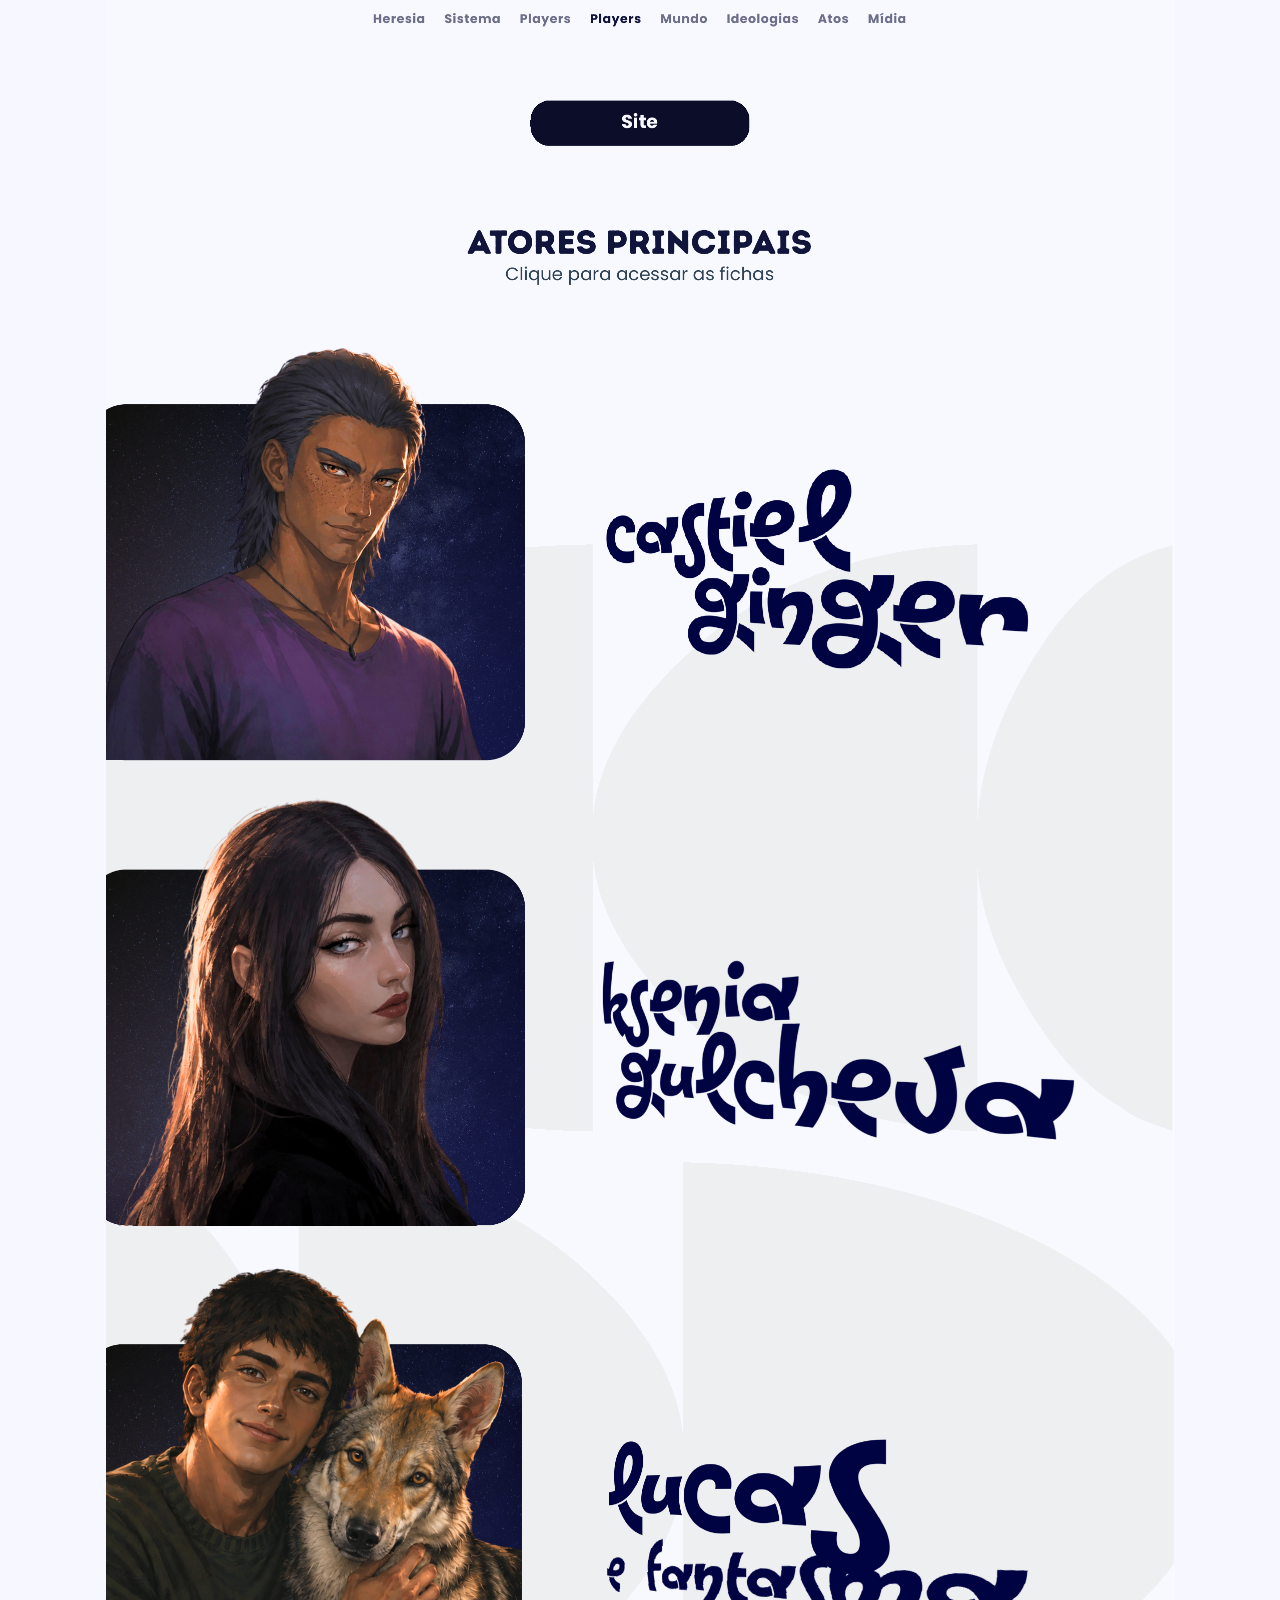
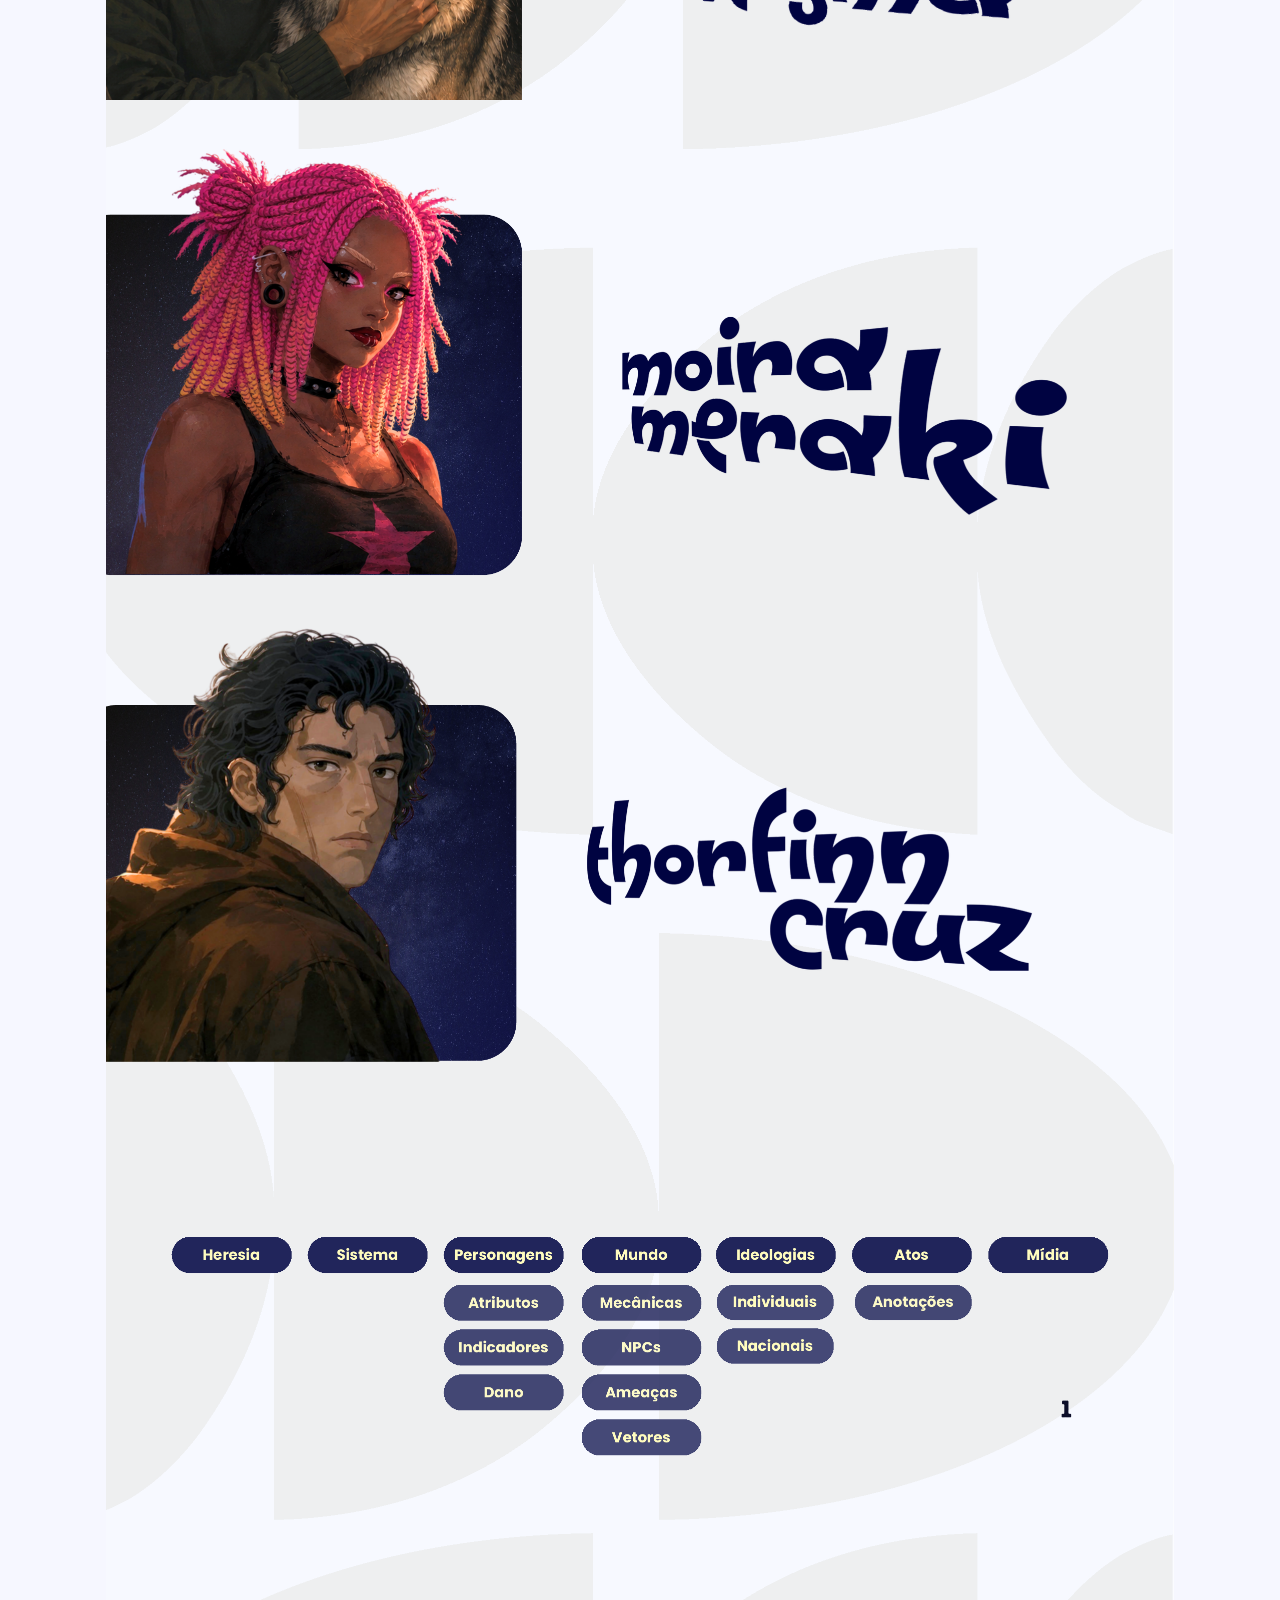
<file: index.html>
<!doctype html>
<html lang="pt-BR">
<head>
  <meta charset="utf-8">
  <meta name="viewport" content="width=device-width, initial-scale=1">
  <link rel="icon" type="image/png" sizes="180x180" href="/heresia/heresia-touch-final.png">
  <link rel="apple-touch-icon" sizes="180x180" href="/heresia/heresia-touch-final.png">
  <meta name="apple-mobile-web-app-capable" content="yes">
  <meta name="apple-mobile-web-app-title" content="HERESIA">
  <meta name="apple-mobile-web-app-status-bar-style" content="default">
  <meta name="theme-color" content="#20295c">
  <title>Heresia — Players</title>
  <style>
    *{box-sizing:border-box}
    html,body{margin:0;min-height:100%;background:#f6f7ff}
    body{display:flex;justify-content:center}
    .page{position:relative;width:min(100%,1068px);margin:0 auto;line-height:0}
    .page-image{display:block;width:100%;height:auto;user-select:none;-webkit-user-drag:none;pointer-events:none}
    .click-layer{position:absolute;inset:0;width:100%;height:100%;display:block;overflow:visible}
    .click-layer a{cursor:pointer;outline:none}
    .click-layer rect{fill:rgba(0,0,0,0);stroke:none;pointer-events:all}
  </style>
</head>
<body>
  <main class="page">
    <img class="page-image" src="assets/players-home.png" alt="Players — Heresia">
    <svg class="click-layer" viewBox="0 0 2135 6438" preserveAspectRatio="none" aria-label="Links da página Players">
      <a href="https://lucian0luiz.my.canva.site/heresia/" aria-label="Abrir site Heresia"><rect x="848" y="201" width="438" height="90" rx="40"/></a>
      <a href="./castiel/" aria-label="Abrir ficha de Castiel"><rect x="0" y="704" width="838" height="815" rx="42"/><rect x="1001" y="939" width="842" height="397" rx="20"/></a>
      <a href="./ksenia/" aria-label="Abrir ficha de Ksenia"><rect x="0" y="1603" width="838" height="847" rx="42"/><rect x="994" y="1921" width="941" height="356" rx="20"/></a>
      <a href="./lucas/" aria-label="Abrir ficha de Lucas e Fantasma"><rect x="0" y="2537" width="831" height="861" rx="42"/><rect x="1002" y="2878" width="840" height="370" rx="20"/></a>
      <a href="./moira/" aria-label="Abrir ficha de Moira"><rect x="0" y="3532" width="831" height="815" rx="42"/><rect x="1032" y="3831" width="888" height="395" rx="20"/></a>
      <a href="./thorfinn/" aria-label="Abrir ficha de Thorfinn"><rect x="0" y="4463" width="820" height="857" rx="42"/><rect x="962" y="4773" width="889" height="365" rx="20"/></a>
      <a href="https://lucian0luiz.my.canva.site/heresia/" aria-label="Heresia"><rect x="131" y="5670" width="240" height="72" rx="36"/></a>
      <a href="https://lucian0luiz.my.canva.site/heresia/sistema" aria-label="Sistema"><rect x="403" y="5670" width="239" height="72" rx="36"/></a>
      <a href="./" aria-label="Personagens"><rect x="675" y="5670" width="239" height="72" rx="36"/></a>
      <a href="https://lucian0luiz.my.canva.site/heresia/mundo" aria-label="Mundo"><rect x="951" y="5670" width="239" height="72" rx="36"/></a>
      <a href="https://lucian0luiz.my.canva.site/heresia/ideologias" aria-label="Ideologias"><rect x="1219" y="5670" width="239" height="72" rx="36"/></a>
      <a href="https://lucian0luiz.my.canva.site/heresia/atos" aria-label="Atos"><rect x="1491" y="5670" width="239" height="72" rx="36"/></a>
      <a href="https://lucian0luiz.my.canva.site/heresia/mdia" aria-label="Mídia"><rect x="1764" y="5670" width="239" height="72" rx="36"/></a>
      <a href="https://lucian0luiz.my.canva.site/heresia/atributos" aria-label="Atributos"><rect x="675" y="5766" width="239" height="71" rx="35"/></a>
      <a href="https://lucian0luiz.my.canva.site/heresia/indicadores" aria-label="Indicadores"><rect x="675" y="5855" width="239" height="72" rx="36"/></a>
      <a href="https://lucian0luiz.my.canva.site/heresia/dano" aria-label="Dano"><rect x="675" y="5945" width="239" height="72" rx="36"/></a>
      <a href="https://lucian0luiz.my.canva.site/heresia/mecanicas" aria-label="Mecânicas"><rect x="951" y="5766" width="239" height="71" rx="35"/></a>
      <a href="https://lucian0luiz.my.canva.site/heresia/npcs" aria-label="NPCs"><rect x="951" y="5855" width="239" height="72" rx="36"/></a>
      <a href="https://lucian0luiz.my.canva.site/heresia/ameacas" aria-label="Ameaças"><rect x="951" y="5945" width="239" height="72" rx="36"/></a>
      <a href="https://lucian0luiz.my.canva.site/heresia/vetores" aria-label="Vetores"><rect x="951" y="6035" width="239" height="71" rx="35"/></a>
      <a href="https://lucian0luiz.my.canva.site/heresia/ideologias" aria-label="Individuais"><rect x="1221" y="5766" width="233" height="70" rx="35"/></a>
      <a href="https://lucian0luiz.my.canva.site/heresia/ideologias" aria-label="Nacionais"><rect x="1221" y="5853" width="233" height="70" rx="35"/></a>
      <a href="https://lucian0luiz.my.canva.site/heresia/anotacoes" aria-label="Anotações"><rect x="1497" y="5766" width="233" height="70" rx="35"/></a>
    </svg>
  </main>
</body>
</html>
</file>
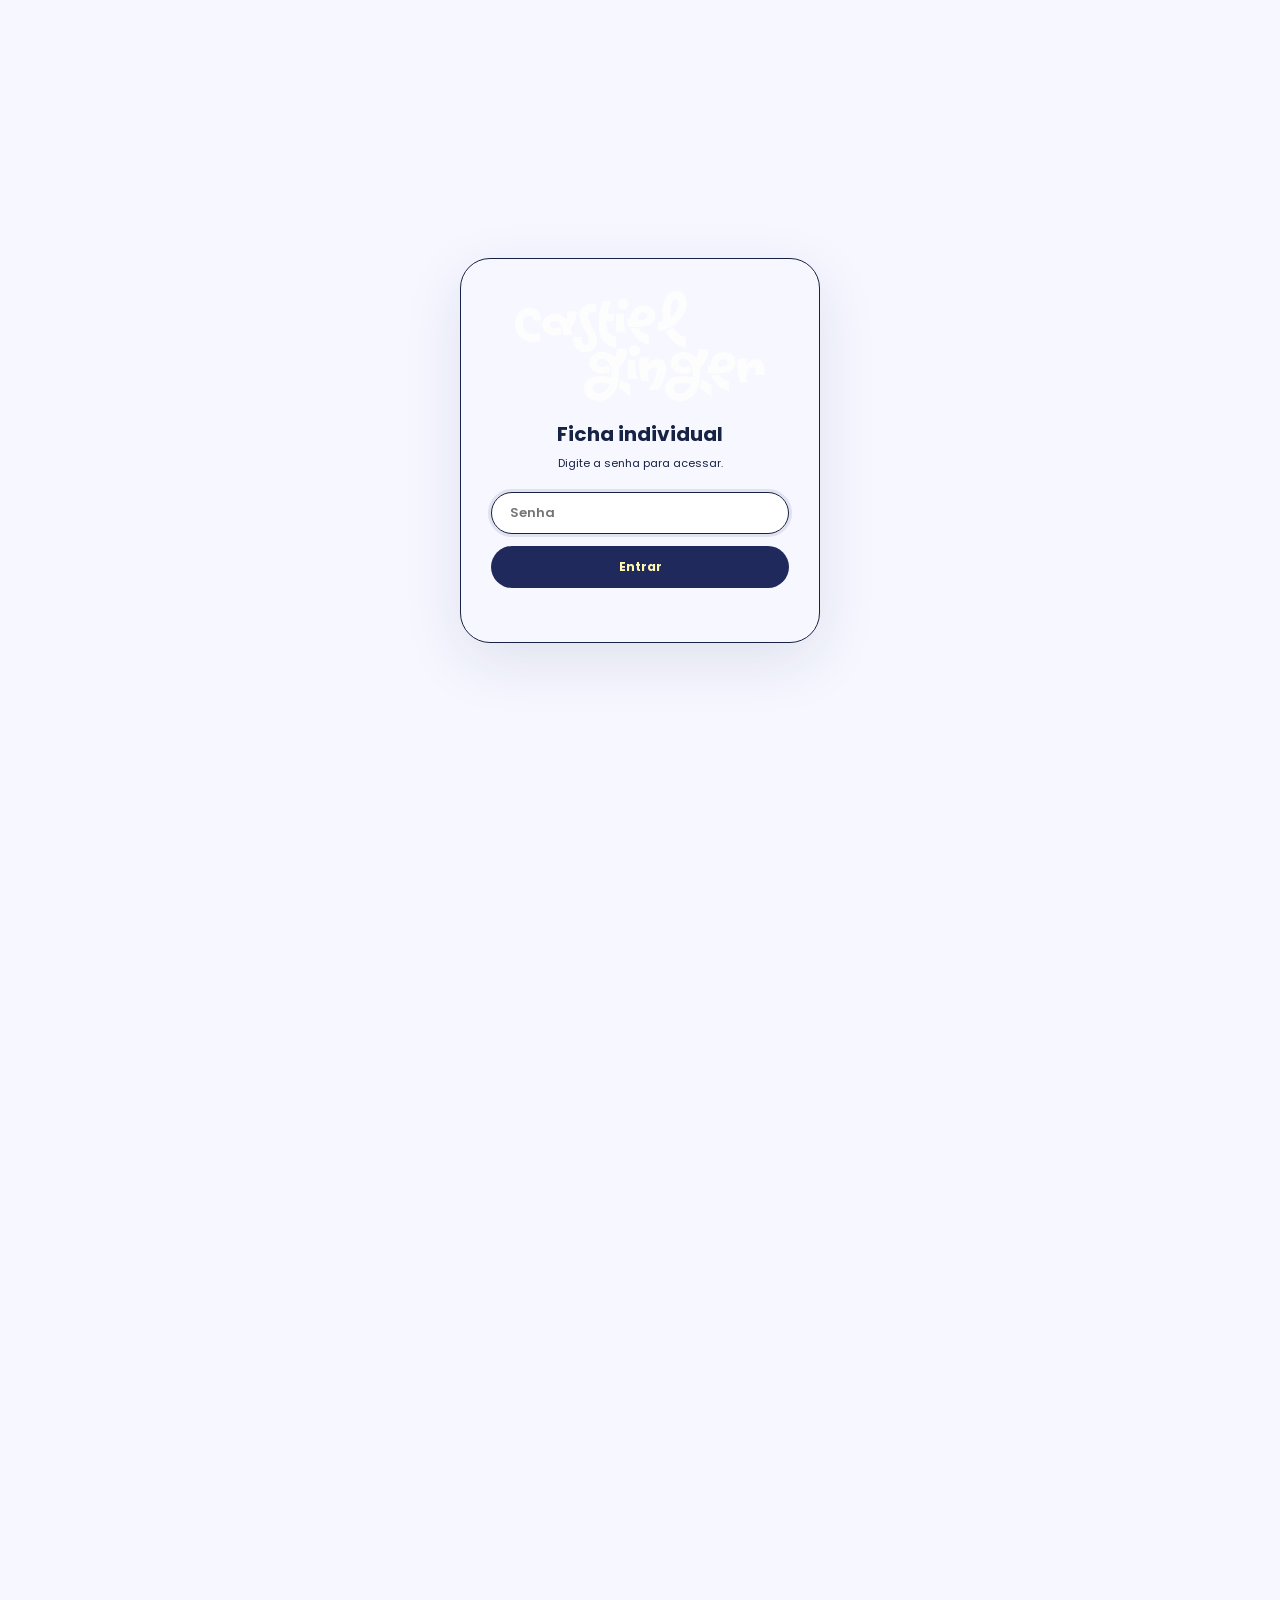
<file: castiel/index.html>
<!doctype html> <html lang="pt-BR"> <head> <meta charset="utf-8"> <meta name="viewport" content="width=device-width, initial-scale=1"> <link rel="icon" type="image/png" sizes="192x192" href="/heresia/icons/heresia-color-192.png"> <link rel="alternate icon" type="image/png" sizes="192x192" href="/heresia/icons/heresia-mono-192.png"> <link rel="apple-touch-icon" href="/heresia/icons/heresia-color-192.png"> <link rel="manifest" href="/heresia/manifest.webmanifest"> <meta name="theme-color" content="#20295c"> <title>Castiel Ginger — Ficha Editável</title> <link rel="preconnect" href="https://fonts.googleapis.com"> <link rel="preconnect" href="https://fonts.gstatic.com" crossorigin> <link href="https://fonts.googleapis.com/css2?family=Poppins:wght@400;500;600;700;800&display=swap" rel="stylesheet"> <link rel="stylesheet" href="style.css"> <style> html.castiel-locked body{overflow:hidden} html.castiel-locked .sheet{visibility:hidden} </style> <script>document.documentElement.classList.add("castiel-locked");</script> </head> <body> <div class="password-gate" id="passwordGate" role="dialog" aria-modal="true" aria-labelledby="passwordGateTitle"> <form class="password-card" id="passwordForm" autocomplete="off"> <img src="assets/castiel-ginger-logo.png" alt="Castiel Ginger" class="password-logo"> <h1 id="passwordGateTitle">Ficha individual</h1> <p>Digite a senha para acessar.</p> <label class="sr-only" for="passwordInput">Senha</label> <input id="passwordInput" type="password" placeholder="Senha" autocomplete="current-password" required> <button type="submit">Entrar</button> <p class="password-error" id="passwordError" aria-live="polite"></p> </form> </div> <main class="sheet" id="sheet"> <header class="topbar"> <a class="back" href="/heresia/" aria-label="Voltar">←</a> <div class="top-actions"> <a class="players" href="/heresia/">Players</a> <button class="edit-toggle" id="editToggle" type="button">Modo de Edição</button> </div> </header> <section class="hero"> <img class="hero-bg" src="assets/galaxy-banner.png" alt=""> <img class="character" src="assets/castiel.png" alt="Castiel Ginger"> <img class="character-name" src="assets/castiel-ginger-logo.png" alt="Castiel Ginger"> </section> <section class="main-stats" id="mainStats"></section> <section class="top-content"> <div class="left-content"> <p class="bio-text editable-text" data-bind="bio"></p> <div class="possessions"> <h3 class="pill">Posses</h3> <div class="possess-table" id="possessionsTable"></div> <button class="plus add-row" type="button" data-add="possessions" aria-label="Adicionar posse">+</button> </div> </div> <div class="right-content"> <p class="defense-line"><b>Defesas:</b> <span class="editable-text" data-bind="defenses"></span></p> <div class="attributes-grid" id="attributesGrid"></div> </div> </section> <div class="rules"> <b>PERÍCIAS:</b> <span class="editable-text" data-bind="skills"></span><br> <b>FALHAS:</b> <span class="editable-text" data-bind="skillFailures"></span> </div> <section class="two-col"> <div class="vector"> <div class="section-tag editable-text" data-bind="vector.tag"></div> <h2 class="editable-text" data-bind="vector.title"></h2> <p class="editable-text" data-bind="vector.description"></p> <h4>Talentos conhecidas</h4> <ul class="talents" id="talentsList"></ul> <button class="plus add-row" type="button" data-add="talents" aria-label="Adicionar talento">+</button> <h4>Limitações</h4> <ul class="talents" id="limitationsList"></ul> <button class="plus add-row" type="button" data-add="limitations" aria-label="Adicionar limitação">+</button> </div> <div class="fail-col"> <h4 class="fail-title">Falhas</h4> <ul class="failures" id="failuresList"></ul> <div class="action-box"> <div class="table-head"><b>Ação</b><b>Realizar</b><b>DT</b></div> <div id="actionsTable"></div> </div> </div> </section> <section class="combos"> <h2>COMBOS/ATAQUES</h2> <div class="combo-box"> <div class="table-head"><b>Ação</b><b>Dano</b><b>DT</b></div> <div id="combosTable"></div> </div> </section> <footer class="site-footer"> <nav class="site-map site-map-v12" aria-label="Navegação Heresia"> <div class="nav-column"> <a class="footer-pill main" href="https://lucian0luiz.my.canva.site/heresia/">Heresia</a> </div> <div class="nav-column"> <a class="footer-pill main" href="https://lucian0luiz.my.canva.site/heresia/sistema">Sistema</a> </div> <div class="nav-column"> <a class="footer-pill main" href="/heresia/">Personagens</a> <a class="footer-pill sub" href="https://lucian0luiz.my.canva.site/heresia/atributos">Atributos</a> <a class="footer-pill sub" href="https://lucian0luiz.my.canva.site/heresia/indicadores">Indicadores</a> <a class="footer-pill sub" href="https://lucian0luiz.my.canva.site/heresia/dano">Dano</a> </div> <div class="nav-column"> <a class="footer-pill main" href="https://lucian0luiz.my.canva.site/heresia/mundo">Mundo</a> <a class="footer-pill sub" href="https://lucian0luiz.my.canva.site/heresia/mecanicas">Mecânicas</a> <a class="footer-pill sub" href="https://lucian0luiz.my.canva.site/heresia/npcs">NPCs</a> <a class="footer-pill sub" href="https://lucian0luiz.my.canva.site/heresia/ameacas">Ameaças</a> <a class="footer-pill sub" href="https://lucian0luiz.my.canva.site/heresia/vetores">Vetores</a> </div> <div class="nav-column"> <a class="footer-pill main" href="https://lucian0luiz.my.canva.site/heresia/ideologias">Ideologias</a> <a class="footer-pill sub" href="https://lucian0luiz.my.canva.site/heresia/ideologias">Individuais</a> <a class="footer-pill sub" href="https://lucian0luiz.my.canva.site/heresia/ideologias">Nacionais</a> </div> <div class="nav-column"> <a class="footer-pill main" href="https://lucian0luiz.my.canva.site/heresia/atos">Atos</a> <a class="footer-pill sub" href="https://lucian0luiz.my.canva.site/heresia/anotacoes">Anotações</a> </div> <div class="nav-column"> <a class="footer-pill main" href="https://lucian0luiz.my.canva.site/heresia/mdia">Mídia</a> </div> </nav> </footer> <aside class="edit-toolbar" id="editToolbar" aria-label="Ferramentas de edição"> <button type="button" id="exportBtn">Exportar JSON</button> <label class="import-label"> Importar JSON <input id="importInput" type="file" accept=".json,application/json"> </label> <button type="button" id="resetBtn">Restaurar ficha</button> </aside> </main> <script src="script.js"></script> </body> </html>
</file>
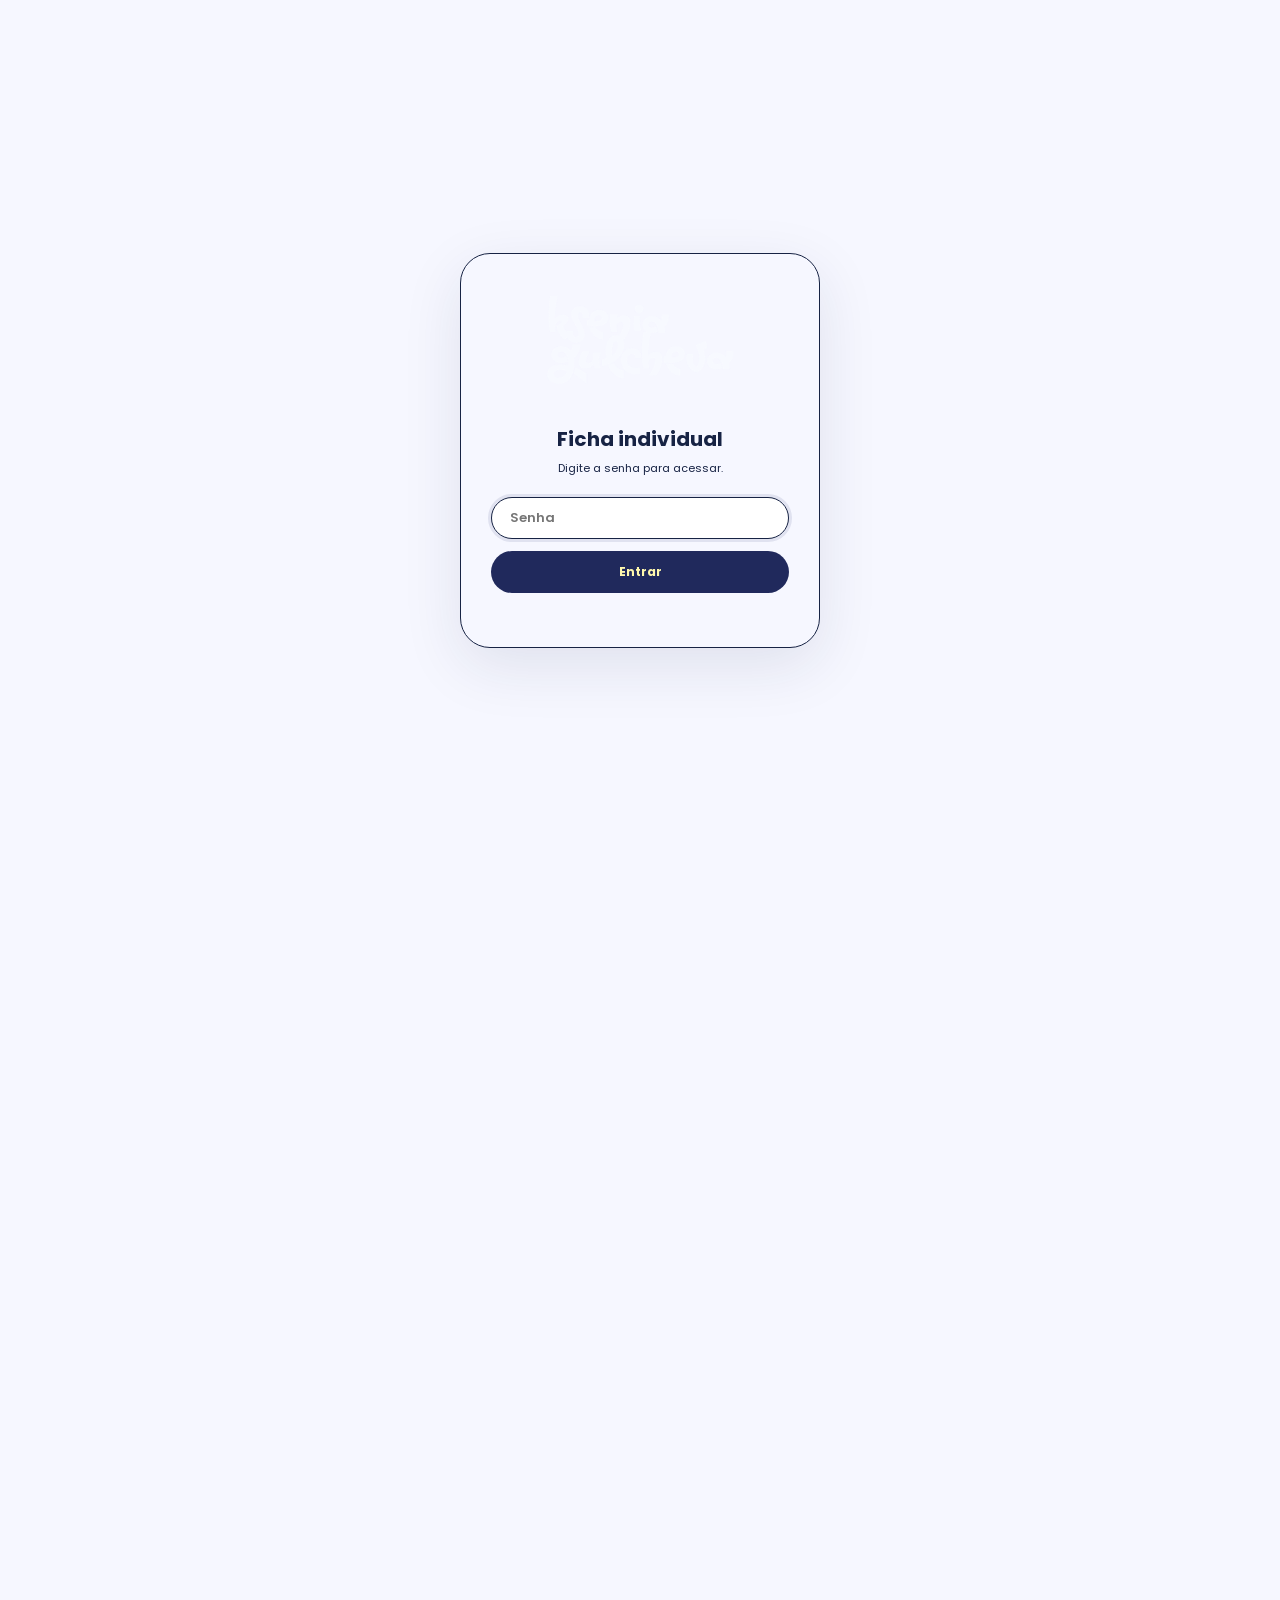
<file: ksenia/index.html>
<!doctype html> <html lang="pt-BR"> <head> <meta charset="utf-8"> <meta name="viewport" content="width=device-width, initial-scale=1"> <link rel="icon" type="image/png" sizes="192x192" href="/heresia/icons/heresia-color-192.png"> <link rel="alternate icon" type="image/png" sizes="192x192" href="/heresia/icons/heresia-mono-192.png"> <link rel="apple-touch-icon" href="/heresia/icons/heresia-color-192.png"> <link rel="manifest" href="/heresia/manifest.webmanifest"> <meta name="theme-color" content="#20295c"> <title>Ksenia Gulcheva — Ficha Editável</title> <link rel="preconnect" href="https://fonts.googleapis.com"> <link rel="preconnect" href="https://fonts.gstatic.com" crossorigin> <link href="https://fonts.googleapis.com/css2?family=Poppins:wght@400;500;600;700;800&display=swap" rel="stylesheet"> <link rel="stylesheet" href="style.css"> <style> html.ksenia-locked body{overflow:hidden} html.ksenia-locked .sheet{visibility:hidden} </style> <script>document.documentElement.classList.add("ksenia-locked");</script> </head> <body> <div class="password-gate" id="passwordGate" role="dialog" aria-modal="true" aria-labelledby="passwordGateTitle"> <form class="password-card" id="passwordForm" autocomplete="off"> <img src="assets/ksenia-gulcheva-logo.png" alt="Ksenia Gulcheva" class="password-logo"> <h1 id="passwordGateTitle">Ficha individual</h1> <p>Digite a senha para acessar.</p> <label class="sr-only" for="passwordInput">Senha</label> <input id="passwordInput" type="password" placeholder="Senha" autocomplete="current-password" required> <button type="submit">Entrar</button> <p class="password-error" id="passwordError" aria-live="polite"></p> </form> </div> <main class="sheet" id="sheet"> <header class="topbar"> <a class="back" href="/heresia/" aria-label="Voltar">←</a> <div class="top-actions"> <a class="players" href="/heresia/">Players</a> <button class="edit-toggle" id="editToggle" type="button">Modo de Edição</button> </div> </header> <section class="hero"> <img class="hero-bg" src="assets/galaxy-banner.png" alt=""> <img class="character ksenia-character" src="assets/ksenia.png" alt="Ksenia Gulcheva"> <img class="character-name ksenia-name-logo" src="assets/ksenia-gulcheva-logo.png" alt="Ksenia Gulcheva"> </section> <section class="main-stats" id="mainStats"></section> <section class="top-content"> <div class="left-content"> <p class="bio-text editable-text" data-bind="bio"></p> <div class="possessions"> <h3 class="pill">Posses</h3> <div class="possess-table" id="possessionsTable"></div> <button class="plus add-row" type="button" data-add="possessions" aria-label="Adicionar posse">+</button> </div> </div> <div class="right-content"> <p class="defense-line"><b>Defesas:</b> <span class="editable-text" data-bind="defenses"></span></p> <div class="attributes-grid" id="attributesGrid"></div> </div> </section> <div class="rules"> <b>PERÍCIAS:</b> <span class="editable-text" data-bind="skills"></span><br> <b>FALHAS:</b> <span class="editable-text" data-bind="skillFailures"></span> </div> <section class="two-col"> <div class="vector"> <div class="section-tag editable-text" data-bind="vector.tag"></div> <h2 class="editable-text" data-bind="vector.title"></h2> <p class="editable-text" data-bind="vector.description"></p> <h4>Talentos conhecidas</h4> <ul class="talents" id="talentsList"></ul> <button class="plus add-row" type="button" data-add="talents" aria-label="Adicionar talento">+</button> <h4>Limitações</h4> <ul class="talents" id="limitationsList"></ul> <button class="plus add-row" type="button" data-add="limitations" aria-label="Adicionar limitação">+</button> </div> <div class="fail-col"> <h4 class="fail-title">Falhas</h4> <ul class="failures" id="failuresList"></ul> <div class="action-box"> <div class="table-head"><b>Ação</b><b>Realizar</b><b>DT</b></div> <div id="actionsTable"></div> </div> </div> </section> <section class="combos"> <h2>COMBOS/ATAQUES</h2> <div class="combo-box"> <div class="table-head"><b>Ação</b><b>Dano</b><b>DT</b></div> <div id="combosTable"></div> </div> </section> <footer class="site-footer"> <nav class="site-map site-map-v12" aria-label="Navegação Heresia"> <div class="nav-column"> <a class="footer-pill main" href="https://lucian0luiz.my.canva.site/heresia/">Heresia</a> </div> <div class="nav-column"> <a class="footer-pill main" href="https://lucian0luiz.my.canva.site/heresia/sistema">Sistema</a> </div> <div class="nav-column"> <a class="footer-pill main" href="/heresia/">Personagens</a> <a class="footer-pill sub" href="https://lucian0luiz.my.canva.site/heresia/atributos">Atributos</a> <a class="footer-pill sub" href="https://lucian0luiz.my.canva.site/heresia/indicadores">Indicadores</a> <a class="footer-pill sub" href="https://lucian0luiz.my.canva.site/heresia/dano">Dano</a> </div> <div class="nav-column"> <a class="footer-pill main" href="https://lucian0luiz.my.canva.site/heresia/mundo">Mundo</a> <a class="footer-pill sub" href="https://lucian0luiz.my.canva.site/heresia/mecanicas">Mecânicas</a> <a class="footer-pill sub" href="https://lucian0luiz.my.canva.site/heresia/npcs">NPCs</a> <a class="footer-pill sub" href="https://lucian0luiz.my.canva.site/heresia/ameacas">Ameaças</a> <a class="footer-pill sub" href="https://lucian0luiz.my.canva.site/heresia/vetores">Vetores</a> </div> <div class="nav-column"> <a class="footer-pill main" href="https://lucian0luiz.my.canva.site/heresia/ideologias">Ideologias</a> <a class="footer-pill sub" href="https://lucian0luiz.my.canva.site/heresia/ideologias">Individuais</a> <a class="footer-pill sub" href="https://lucian0luiz.my.canva.site/heresia/ideologias">Nacionais</a> </div> <div class="nav-column"> <a class="footer-pill main" href="https://lucian0luiz.my.canva.site/heresia/atos">Atos</a> <a class="footer-pill sub" href="https://lucian0luiz.my.canva.site/heresia/anotacoes">Anotações</a> </div> <div class="nav-column"> <a class="footer-pill main" href="https://lucian0luiz.my.canva.site/heresia/mdia">Mídia</a> </div> </nav> </footer> <aside class="edit-toolbar" id="editToolbar" aria-label="Ferramentas de edição"> <button type="button" id="exportBtn">Exportar JSON</button> <label class="import-label"> Importar JSON <input id="importInput" type="file" accept=".json,application/json"> </label> <button type="button" id="resetBtn">Restaurar ficha</button> </aside> </main> <script src="script.js"></script> </body> </html>
</file>
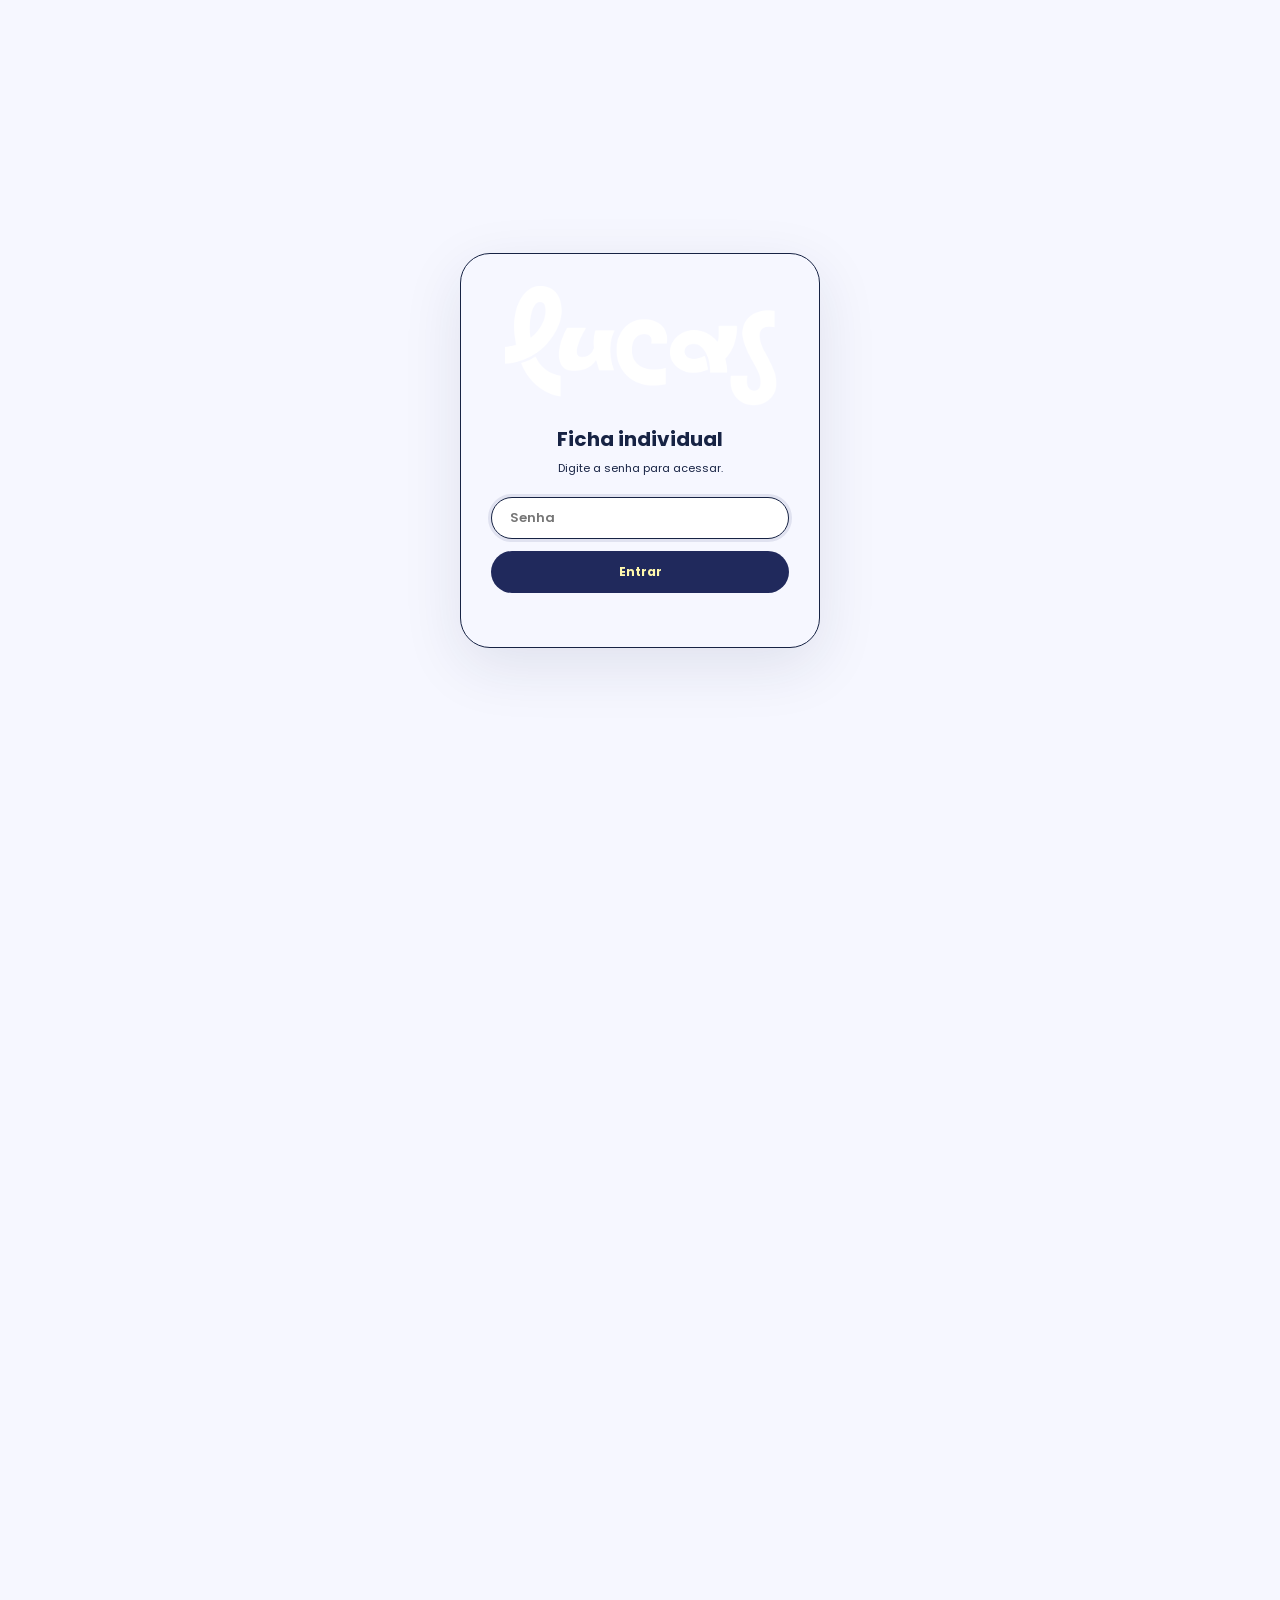
<file: lucas/index.html>
<!doctype html> <html lang="pt-BR"> <head> <meta charset="utf-8"> <meta name="viewport" content="width=device-width, initial-scale=1"> <link rel="icon" type="image/png" sizes="192x192" href="/heresia/icons/heresia-color-192.png"> <link rel="alternate icon" type="image/png" sizes="192x192" href="/heresia/icons/heresia-mono-192.png"> <link rel="apple-touch-icon" href="/heresia/icons/heresia-color-192.png"> <link rel="manifest" href="/heresia/manifest.webmanifest"> <meta name="theme-color" content="#20295c"> <title>Lucas e Fantasma — Ficha Editável</title> <link rel="preconnect" href="https://fonts.googleapis.com"> <link rel="preconnect" href="https://fonts.gstatic.com" crossorigin> <link href="https://fonts.googleapis.com/css2?family=Poppins:wght@400;500;600;700;800&display=swap" rel="stylesheet"> <link rel="stylesheet" href="style.css"> <style> html.lucas-locked body{overflow:hidden} html.lucas-locked .sheet{visibility:hidden} </style> <script>document.documentElement.classList.add("lucas-locked");</script> </head> <body> <div class="password-gate" id="passwordGate" role="dialog" aria-modal="true" aria-labelledby="passwordGateTitle"> <form class="password-card" id="passwordForm" autocomplete="off"> <img src="assets/lucas-logo.png" alt="Lucas" class="password-logo"> <h1 id="passwordGateTitle">Ficha individual</h1> <p>Digite a senha para acessar.</p> <label class="sr-only" for="passwordInput">Senha</label> <input id="passwordInput" type="password" placeholder="Senha" autocomplete="current-password" required> <button type="submit">Entrar</button> <p class="password-error" id="passwordError" aria-live="polite"></p> </form> </div> <main class="sheet" id="sheet"> <header class="topbar"> <a class="back" href="/heresia/" aria-label="Voltar">←</a> <div class="top-actions"> <a class="players" href="/heresia/">Players</a> <button class="edit-toggle" id="editToggle" type="button">Modo de Edição</button> </div> </header> <section class="hero hero-lucas"> <img class="hero-bg" src="assets/galaxy-banner.png" alt=""> <img class="character character-lucas" src="assets/lucas.png" alt="Lucas"> <img class="character-name lucas-logo" src="assets/lucas-logo.png" alt="Lucas"> </section> <section class="main-stats" id="lucasMainStats"></section> <section class="top-content"> <div class="left-content"> <p class="bio-text editable-text" data-bind="lucas.bio"></p> <div class="possessions"> <h3 class="pill">Posses</h3> <div class="possess-table" id="lucasPossessionsTable"></div> <button class="plus add-row" type="button" data-section="lucas" data-add="possessions" aria-label="Adicionar posse">+</button> </div> </div> <div class="right-content"> <p class="defense-line"><b>Defesas:</b> <span class="editable-text" data-bind="lucas.defenses"></span></p> <div class="attributes-grid" id="lucasAttributesGrid"></div> </div> </section> <div class="rules"> <b>PERÍCIAS:</b> <span class="editable-text" data-bind="lucas.skills"></span><br> <b>FALHAS:</b> <span class="editable-text" data-bind="lucas.skillFailures"></span> </div> <section class="two-col"> <div class="vector"> <div class="section-tag editable-text" data-bind="lucas.vector.tag"></div> <h2 class="editable-text" data-bind="lucas.vector.title"></h2> <p class="editable-text" data-bind="lucas.vector.description"></p> <h4>Talentos conhecidas</h4> <ul class="talents" id="lucasTalentsList"></ul> <button class="plus add-row" type="button" data-section="lucas" data-add="talents" aria-label="Adicionar talento">+</button> <h4>Limitações</h4> <ul class="talents" id="lucasLimitationsList"></ul> <button class="plus add-row" type="button" data-section="lucas" data-add="limitations" aria-label="Adicionar limitação">+</button> </div> <div class="fail-col"> <h4 class="fail-title">Falhas</h4> <ul class="failures" id="lucasFailuresList"></ul> <div class="action-box"> <div class="table-head"><b>Ação</b><b>Realizar</b><b>DT</b></div> <div id="lucasActionsTable"></div> </div> </div> </section> <section class="combos"> <h2>COMBOS/ATAQUES</h2> <div class="combo-box"> <div class="table-head"><b>Ação</b><b>Dano</b><b>DT</b></div> <div id="lucasCombosTable"></div> </div> <button class="plus add-row combos-plus" type="button" data-section="lucas" data-add="combos" aria-label="Adicionar combo">+</button> </section> <section class="hero hero-fantasma"> <img class="hero-bg" src="assets/galaxy-banner.png" alt=""> <img class="character character-fantasma" src="assets/fantasma.png" alt="Fantasma"> <img class="character-name fantasma-logo" src="assets/fantasma-logo.png" alt="Fantasma"> </section> <section class="main-stats main-stats-fantasma" id="fantasmaMainStats"></section> <section class="top-content top-content-fantasma"> <div class="left-content"> <p class="bio-text editable-text" data-bind="fantasma.bio"></p> <div class="possessions"> <h3 class="pill">Ataques</h3> <div class="possess-table" id="fantasmaAttacksTable"></div> <button class="plus add-row" type="button" data-section="fantasma" data-add="attacks" aria-label="Adicionar ataque">+</button> </div> </div> <div class="right-content right-content-fantasma"> <div class="attributes-grid attributes-grid-fantasma" id="fantasmaAttributesGrid"></div> <div class="action-box action-box-fantasma"> <div class="table-head"><b>Ação</b><b>Realizar</b><b>DT</b></div> <div id="fantasmaActionsTable"></div> </div> </div> </section> <footer class="site-footer"> <nav class="site-map site-map-v12" aria-label="Navegação Heresia"> <div class="nav-column"> <a class="footer-pill main" href="https://lucian0luiz.my.canva.site/heresia/">Heresia</a> </div> <div class="nav-column"> <a class="footer-pill main" href="https://lucian0luiz.my.canva.site/heresia/sistema">Sistema</a> </div> <div class="nav-column"> <a class="footer-pill main" href="/heresia/">Personagens</a> <a class="footer-pill sub" href="https://lucian0luiz.my.canva.site/heresia/atributos">Atributos</a> <a class="footer-pill sub" href="https://lucian0luiz.my.canva.site/heresia/indicadores">Indicadores</a> <a class="footer-pill sub" href="https://lucian0luiz.my.canva.site/heresia/dano">Dano</a> </div> <div class="nav-column"> <a class="footer-pill main" href="https://lucian0luiz.my.canva.site/heresia/mundo">Mundo</a> <a class="footer-pill sub" href="https://lucian0luiz.my.canva.site/heresia/mecanicas">Mecânicas</a> <a class="footer-pill sub" href="https://lucian0luiz.my.canva.site/heresia/npcs">NPCs</a> <a class="footer-pill sub" href="https://lucian0luiz.my.canva.site/heresia/ameacas">Ameaças</a> <a class="footer-pill sub" href="https://lucian0luiz.my.canva.site/heresia/vetores">Vetores</a> </div> <div class="nav-column"> <a class="footer-pill main" href="https://lucian0luiz.my.canva.site/heresia/ideologias">Ideologias</a> <a class="footer-pill sub" href="https://lucian0luiz.my.canva.site/heresia/ideologias">Individuais</a> <a class="footer-pill sub" href="https://lucian0luiz.my.canva.site/heresia/ideologias">Nacionais</a> </div> <div class="nav-column"> <a class="footer-pill main" href="https://lucian0luiz.my.canva.site/heresia/atos">Atos</a> <a class="footer-pill sub" href="https://lucian0luiz.my.canva.site/heresia/anotacoes">Anotações</a> </div> <div class="nav-column"> <a class="footer-pill main" href="https://lucian0luiz.my.canva.site/heresia/mdia">Mídia</a> </div> </nav> </footer> <aside class="edit-toolbar" id="editToolbar" aria-label="Ferramentas de edição"> <button type="button" id="exportBtn">Exportar JSON</button> <label class="import-label"> Importar JSON <input id="importInput" type="file" accept=".json,application/json"> </label> <button type="button" id="resetBtn">Restaurar ficha</button> </aside> </main> <script src="script.js"></script> </body> </html>
</file>
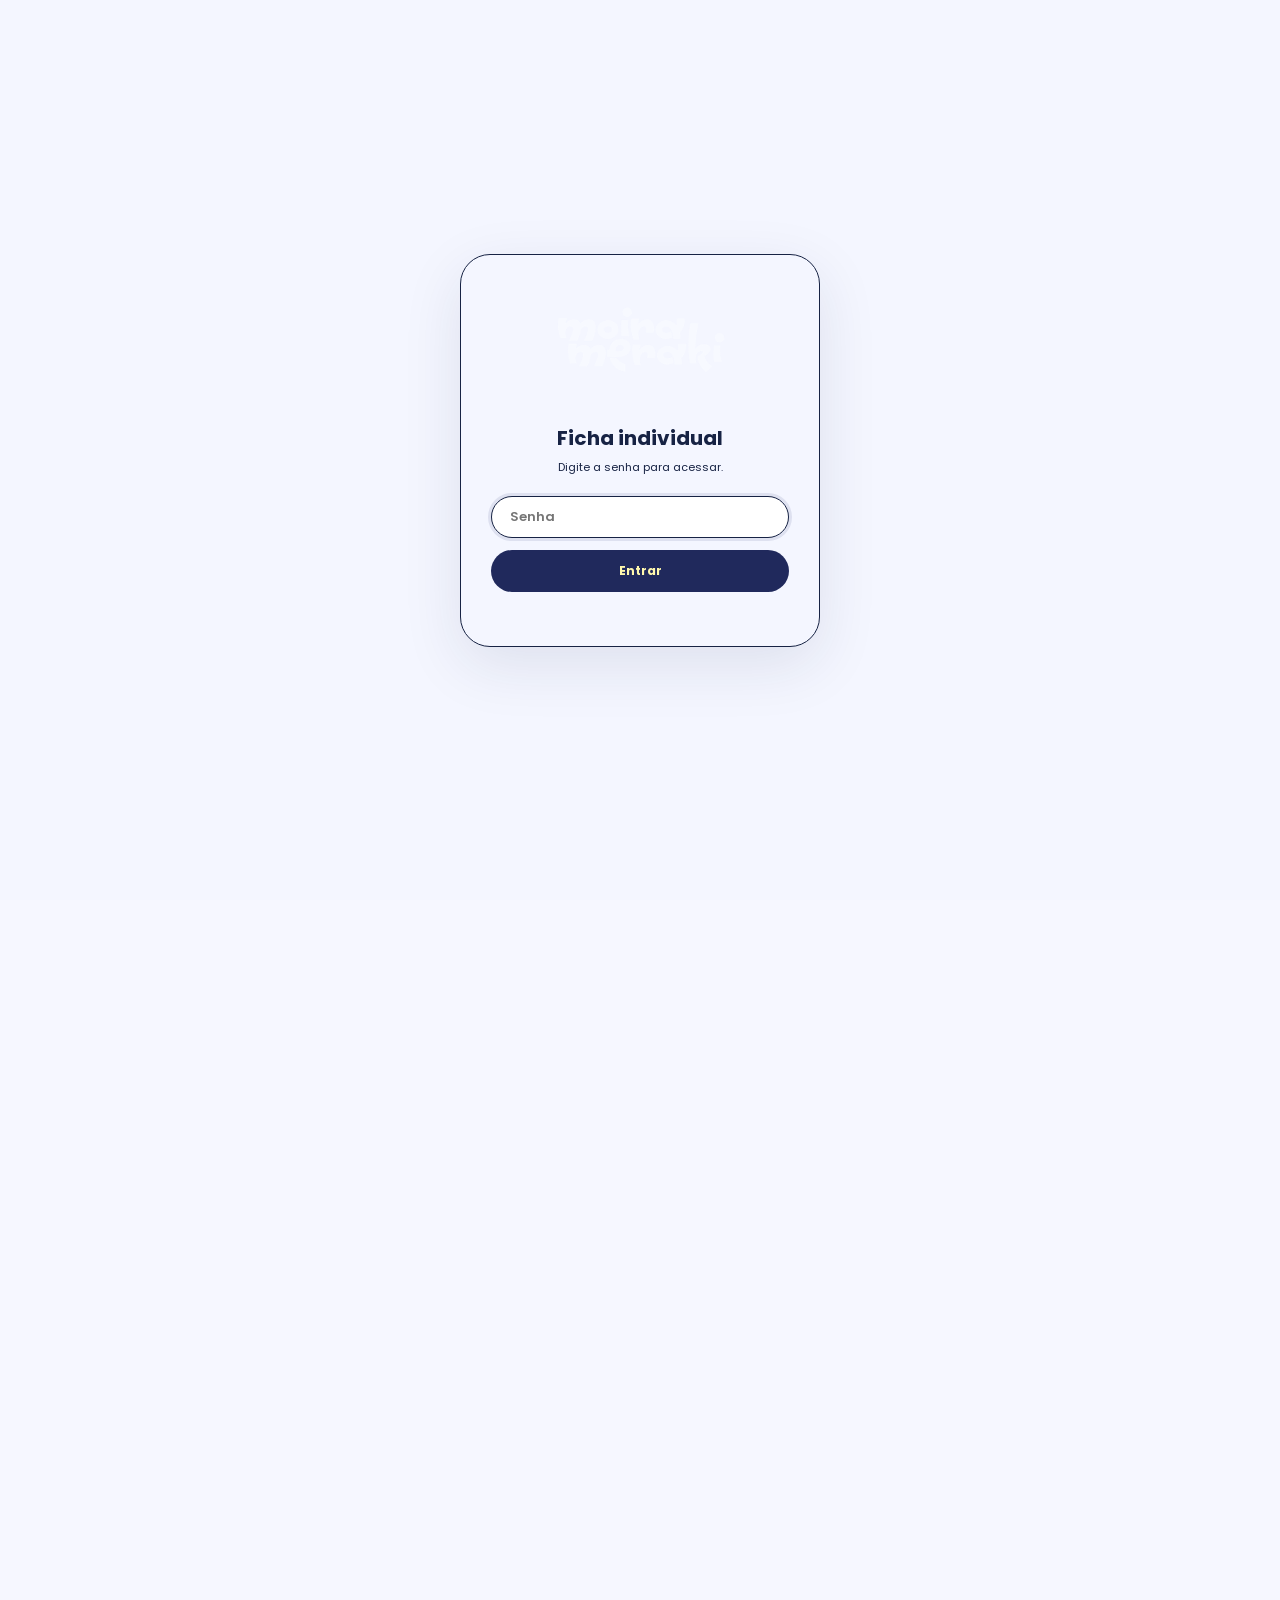
<file: moira/index.html>
<!doctype html> <html lang="pt-BR"> <head> <meta charset="utf-8"> <meta name="viewport" content="width=device-width, initial-scale=1"> <link rel="icon" type="image/png" sizes="192x192" href="/heresia/icons/heresia-color-192.png"> <link rel="alternate icon" type="image/png" sizes="192x192" href="/heresia/icons/heresia-mono-192.png"> <link rel="apple-touch-icon" href="/heresia/icons/heresia-color-192.png"> <link rel="manifest" href="/heresia/manifest.webmanifest"> <meta name="theme-color" content="#20295c"> <title>Moira Meraki — Ficha Editável</title> <link rel="preconnect" href="https://fonts.googleapis.com"> <link rel="preconnect" href="https://fonts.gstatic.com" crossorigin> <link href="https://fonts.googleapis.com/css2?family=Poppins:wght@400;500;600;700;800&family=Titan+One&display=swap" rel="stylesheet"> <link rel="stylesheet" href="style.css"> <style> html.moira-locked body{overflow:hidden} html.moira-locked .sheet{visibility:hidden} </style> <script>document.documentElement.classList.add("moira-locked");</script> </head> <body> <div class="password-gate" id="passwordGate" role="dialog" aria-modal="true" aria-labelledby="passwordGateTitle"> <form class="password-card" id="passwordForm" autocomplete="off"> <img src="assets/moira-meraki-logo.png" alt="Moira Meraki" class="password-logo"> <h1 id="passwordGateTitle">Ficha individual</h1> <p>Digite a senha para acessar.</p> <label class="sr-only" for="passwordInput">Senha</label> <input id="passwordInput" type="password" placeholder="Senha" autocomplete="current-password" required> <button type="submit">Entrar</button> <p class="password-error" id="passwordError" aria-live="polite"></p> </form> </div> <main class="sheet" id="sheet"> <header class="topbar"> <a class="back" href="/heresia/" aria-label="Voltar">←</a> <div class="top-actions"> <a class="players" href="/heresia/">Players</a> <button class="edit-toggle" id="editToggle" type="button">Modo de Edição</button> </div> </header> <section class="hero"> <img class="hero-bg" src="assets/galaxy-banner.png" alt=""> <img class="character moira-character" src="assets/moira-meraki.png" alt="Moira Meraki"> <div class="character-name-text moira-name-fallback" aria-hidden="true"><span>moira</span><span>meraki</span></div> <img class="character-name moira-name-logo" src="assets/moira-meraki-logo.png" alt="Moira Meraki"> </section> <section class="main-stats" id="mainStats"></section> <section class="top-content"> <div class="left-content"> <p class="bio-text editable-text" data-bind="bio"></p> <div class="possessions"> <h3 class="pill">Posses</h3> <div class="possess-table" id="possessionsTable"></div> <button class="plus add-row" type="button" data-add="possessions" aria-label="Adicionar posse">+</button> </div> </div> <div class="right-content"> <p class="defense-line"><b>Defesas:</b> <span class="editable-text" data-bind="defenses"></span></p> <div class="attributes-grid" id="attributesGrid"></div> </div> </section> <div class="rules"> <b>PERÍCIAS:</b> <span class="editable-text" data-bind="skills"></span><br> <b>FALHAS:</b> <span class="editable-text" data-bind="skillFailures"></span> </div> <section class="two-col"> <div class="vector"> <div class="section-tag editable-text" data-bind="vector.tag"></div> <h2 class="editable-text" data-bind="vector.title"></h2> <p class="editable-text" data-bind="vector.description"></p> <h4>Talentos conhecidas</h4> <ul class="talents" id="talentsList"></ul> <button class="plus add-row" type="button" data-add="talents" aria-label="Adicionar talento">+</button> <h4>Limitações</h4> <ul class="talents" id="limitationsList"></ul> <button class="plus add-row" type="button" data-add="limitations" aria-label="Adicionar limitação">+</button> </div> <div class="fail-col"> <h4 class="fail-title">Falhas</h4> <ul class="failures" id="failuresList"></ul> <div class="action-box"> <div class="table-head"><b>Ação</b><b>Realizar</b><b>DT</b></div> <div id="actionsTable"></div> </div> <section class="combos combos-inline"> <h2>COMBOS/ATAQUES</h2> <div class="combo-box"> <div class="table-head"><b>Ação</b><b>Dano</b><b>DT</b></div> <div id="combosTable"></div> </div> </section> </div> </section> <footer class="site-footer"> <nav class="site-map site-map-v12" aria-label="Navegação Heresia"> <div class="nav-column"> <a class="footer-pill main" href="https://lucian0luiz.my.canva.site/heresia/">Heresia</a> </div> <div class="nav-column"> <a class="footer-pill main" href="https://lucian0luiz.my.canva.site/heresia/sistema">Sistema</a> </div> <div class="nav-column"> <a class="footer-pill main" href="/heresia/">Personagens</a> <a class="footer-pill sub" href="https://lucian0luiz.my.canva.site/heresia/atributos">Atributos</a> <a class="footer-pill sub" href="https://lucian0luiz.my.canva.site/heresia/indicadores">Indicadores</a> <a class="footer-pill sub" href="https://lucian0luiz.my.canva.site/heresia/dano">Dano</a> </div> <div class="nav-column"> <a class="footer-pill main" href="https://lucian0luiz.my.canva.site/heresia/mundo">Mundo</a> <a class="footer-pill sub" href="https://lucian0luiz.my.canva.site/heresia/mecanicas">Mecânicas</a> <a class="footer-pill sub" href="https://lucian0luiz.my.canva.site/heresia/npcs">NPCs</a> <a class="footer-pill sub" href="https://lucian0luiz.my.canva.site/heresia/ameacas">Ameaças</a> <a class="footer-pill sub" href="https://lucian0luiz.my.canva.site/heresia/vetores">Vetores</a> </div> <div class="nav-column"> <a class="footer-pill main" href="https://lucian0luiz.my.canva.site/heresia/ideologias">Ideologias</a> <a class="footer-pill sub" href="https://lucian0luiz.my.canva.site/heresia/ideologias">Individuais</a> <a class="footer-pill sub" href="https://lucian0luiz.my.canva.site/heresia/ideologias">Nacionais</a> </div> <div class="nav-column"> <a class="footer-pill main" href="https://lucian0luiz.my.canva.site/heresia/atos">Atos</a> <a class="footer-pill sub" href="https://lucian0luiz.my.canva.site/heresia/anotacoes">Anotações</a> </div> <div class="nav-column"> <a class="footer-pill main" href="https://lucian0luiz.my.canva.site/heresia/mdia">Mídia</a> </div> </nav> </footer> <aside class="edit-toolbar" id="editToolbar" aria-label="Ferramentas de edição"> <button type="button" id="exportBtn">Exportar JSON</button> <label class="import-label"> Importar JSON <input id="importInput" type="file" accept=".json,application/json"> </label> <button type="button" id="resetBtn">Restaurar ficha</button> </aside> </main> <script src="script.js"></script> </body> </html>
</file>
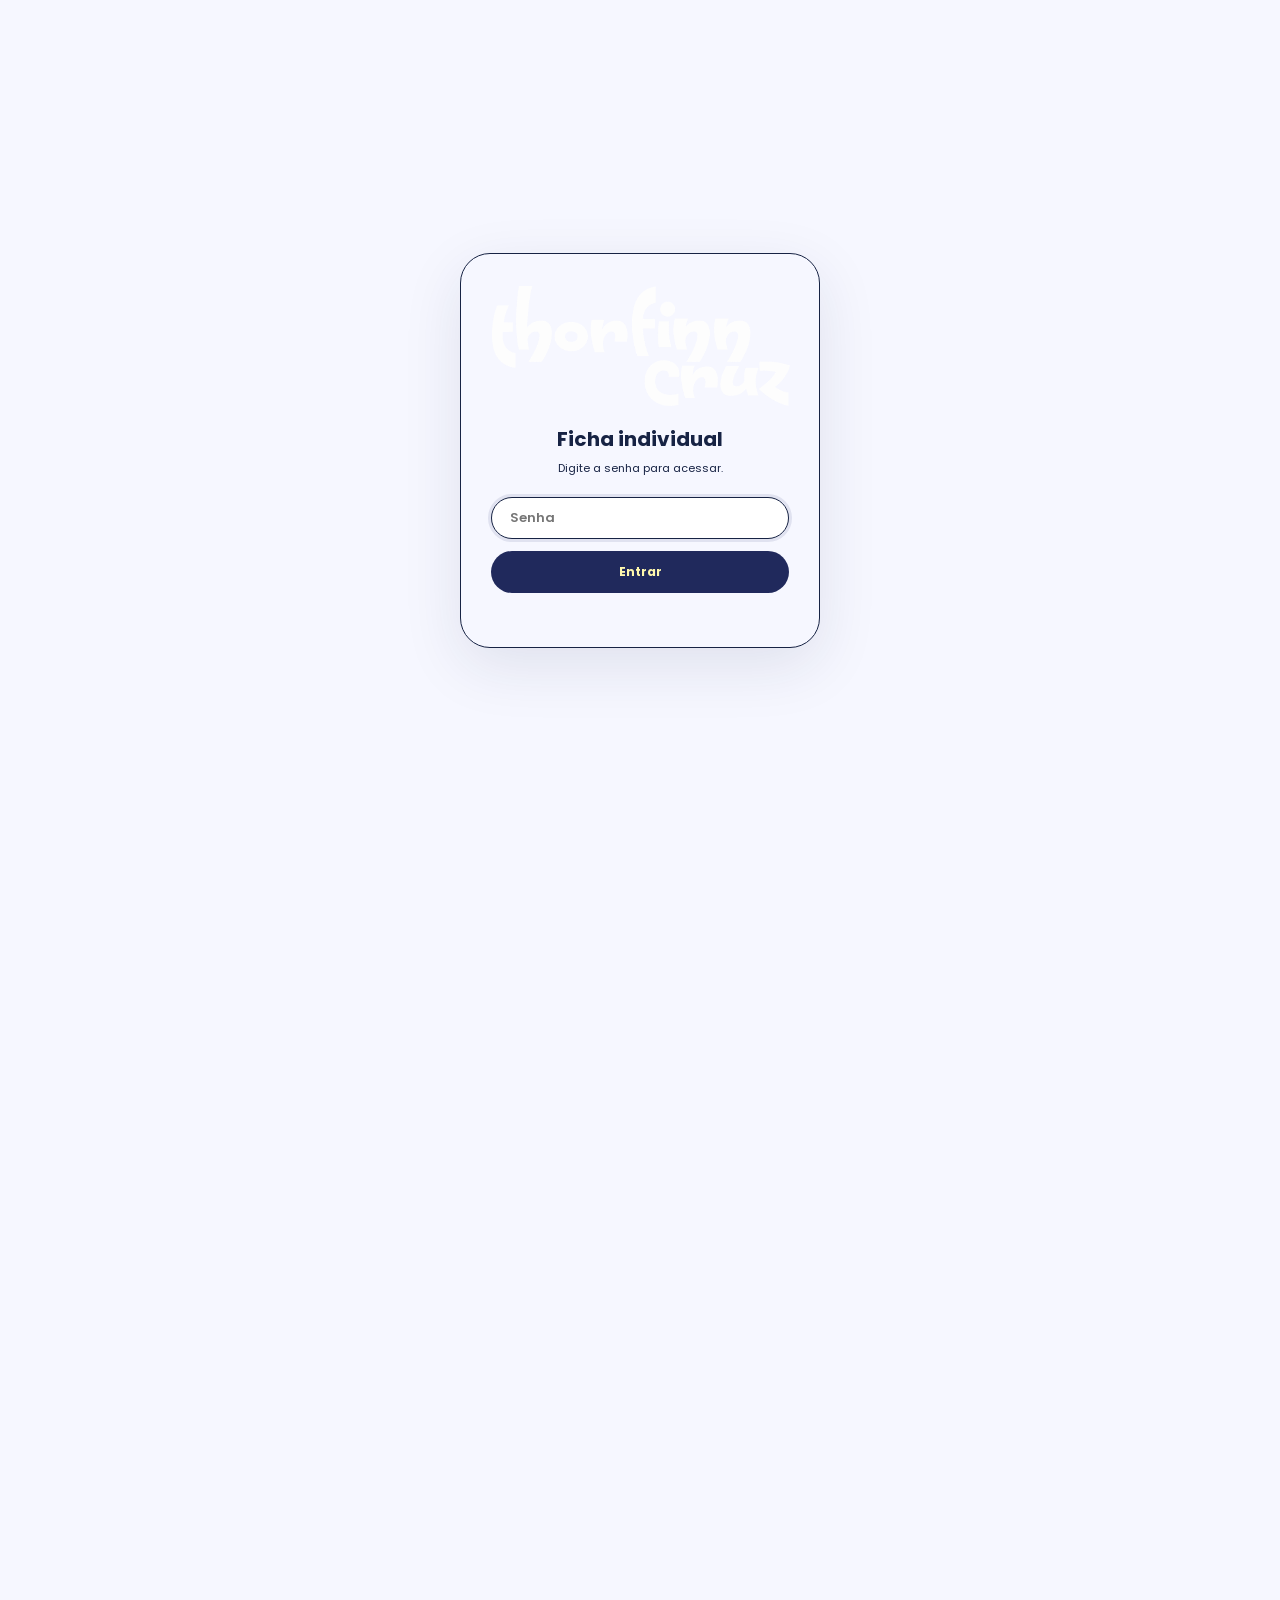
<file: thorfinn/index.html>
<!doctype html> <html lang="pt-BR"> <head> <meta charset="utf-8"> <meta name="viewport" content="width=device-width, initial-scale=1"> <link rel="icon" type="image/png" sizes="192x192" href="/heresia/icons/heresia-color-192.png"> <link rel="alternate icon" type="image/png" sizes="192x192" href="/heresia/icons/heresia-mono-192.png"> <link rel="apple-touch-icon" href="/heresia/icons/heresia-color-192.png"> <link rel="manifest" href="/heresia/manifest.webmanifest"> <meta name="theme-color" content="#20295c"> <title>Thorfinn Cruz — Ficha Editável V3</title> <link rel="preconnect" href="https://fonts.googleapis.com"> <link rel="preconnect" href="https://fonts.gstatic.com" crossorigin> <link href="https://fonts.googleapis.com/css2?family=Poppins:wght@400;500;600;700;800&display=swap" rel="stylesheet"> <link rel="stylesheet" href="style.css"> <style> html.thorfinn-locked body{overflow:hidden} html.thorfinn-locked .sheet{visibility:hidden} </style> <script>document.documentElement.classList.add("thorfinn-locked");</script> </head> <body> <div class="password-gate" id="passwordGate" role="dialog" aria-modal="true" aria-labelledby="passwordGateTitle"> <form class="password-card" id="passwordForm" autocomplete="off"> <img src="assets/thorfinn-cruz-logo.png" alt="Thorfinn Cruz" class="password-logo"> <h1 id="passwordGateTitle">Ficha individual</h1> <p>Digite a senha para acessar.</p> <label class="sr-only" for="passwordInput">Senha</label> <input id="passwordInput" type="password" placeholder="Senha" autocomplete="current-password" required> <button type="submit">Entrar</button> <p class="password-error" id="passwordError" aria-live="polite"></p> </form> </div> <main class="sheet" id="sheet"> <header class="topbar"> <a class="back" href="/heresia/" aria-label="Voltar">←</a> <div class="top-actions"> <a class="players" href="/heresia/">Players</a> <button class="edit-toggle" id="editToggle" type="button">Modo de Edição</button> </div> </header> <section class="hero"> <img class="hero-bg" src="assets/galaxy-banner.png" alt=""> <img class="character thorfinn-character" src="assets/thorfinn.png" alt="Thorfinn Cruz"> <img class="character-name thorfinn-name-logo" src="assets/thorfinn-cruz-logo.png" alt="Thorfinn Cruz"> </section> <section class="main-stats" id="mainStats"></section> <section class="top-content"> <div class="left-content"> <p class="bio-text editable-text" data-bind="bio"></p> <div class="possessions"> <h3 class="pill">Posses</h3> <div class="possess-table" id="possessionsTable"></div> <button class="plus add-row" type="button" data-add="possessions" aria-label="Adicionar posse">+</button> </div> </div> <div class="right-content"> <p class="defense-line"><b>Defesas:</b> <span class="editable-text" data-bind="defenses"></span></p> <div class="attributes-grid" id="attributesGrid"></div> </div> </section> <div class="rules"> <b>PERÍCIAS:</b> <span class="editable-text" data-bind="skills"></span><br> <b>FALHAS:</b> <span class="editable-text" data-bind="skillFailures"></span> </div> <section class="two-col"> <div class="vector"> <div class="section-tag editable-text" data-bind="vector.tag"></div> <h2 class="editable-text" data-bind="vector.title"></h2> <p class="editable-text" data-bind="vector.description"></p> <h4>Talentos conhecidas</h4> <ul class="talents" id="talentsList"></ul> <button class="plus add-row" type="button" data-add="talents" aria-label="Adicionar talento">+</button> <h4>Limitações</h4> <ul class="talents" id="limitationsList"></ul> <button class="plus add-row" type="button" data-add="limitations" aria-label="Adicionar limitação">+</button> </div> <div class="fail-col"> <h4 class="fail-title">Falhas</h4> <ul class="failures" id="failuresList"></ul> <div class="action-box"> <div class="table-head"><b>Ação</b><b>Realizar</b><b>DT</b></div> <div id="actionsTable"></div> </div> </div> </section> <section class="combos"> <h2>COMBOS/ATAQUES</h2> <div class="combo-box"> <div class="table-head"><b>Ação</b><b>Dano</b><b>DT</b></div> <div id="combosTable"></div> </div> </section> <footer class="site-footer"> <nav class="site-map site-map-v12" aria-label="Navegação Heresia"> <div class="nav-column"> <a class="footer-pill main" href="https://lucian0luiz.my.canva.site/heresia/">Heresia</a> </div> <div class="nav-column"> <a class="footer-pill main" href="https://lucian0luiz.my.canva.site/heresia/sistema">Sistema</a> </div> <div class="nav-column"> <a class="footer-pill main" href="/heresia/">Personagens</a> <a class="footer-pill sub" href="https://lucian0luiz.my.canva.site/heresia/atributos">Atributos</a> <a class="footer-pill sub" href="https://lucian0luiz.my.canva.site/heresia/indicadores">Indicadores</a> <a class="footer-pill sub" href="https://lucian0luiz.my.canva.site/heresia/dano">Dano</a> </div> <div class="nav-column"> <a class="footer-pill main" href="https://lucian0luiz.my.canva.site/heresia/mundo">Mundo</a> <a class="footer-pill sub" href="https://lucian0luiz.my.canva.site/heresia/mecanicas">Mecânicas</a> <a class="footer-pill sub" href="https://lucian0luiz.my.canva.site/heresia/npcs">NPCs</a> <a class="footer-pill sub" href="https://lucian0luiz.my.canva.site/heresia/ameacas">Ameaças</a> <a class="footer-pill sub" href="https://lucian0luiz.my.canva.site/heresia/vetores">Vetores</a> </div> <div class="nav-column"> <a class="footer-pill main" href="https://lucian0luiz.my.canva.site/heresia/ideologias">Ideologias</a> <a class="footer-pill sub" href="https://lucian0luiz.my.canva.site/heresia/ideologias">Individuais</a> <a class="footer-pill sub" href="https://lucian0luiz.my.canva.site/heresia/ideologias">Nacionais</a> </div> <div class="nav-column"> <a class="footer-pill main" href="https://lucian0luiz.my.canva.site/heresia/atos">Atos</a> <a class="footer-pill sub" href="https://lucian0luiz.my.canva.site/heresia/anotacoes">Anotações</a> </div> <div class="nav-column"> <a class="footer-pill main" href="https://lucian0luiz.my.canva.site/heresia/mdia">Mídia</a> </div> </nav> </footer> <aside class="edit-toolbar" id="editToolbar" aria-label="Ferramentas de edição"> <button type="button" id="exportBtn">Exportar JSON</button> <label class="import-label"> Importar JSON <input id="importInput" type="file" accept=".json,application/json"> </label> <button type="button" id="resetBtn">Restaurar ficha</button> </aside> </main> <script src="script.js"></script> </body> </html>
</file>
<file: castiel/style.css>
*{box-sizing:border-box}
:root{
  --bg:#f6f7ff;
  --ink:#172344;
  --muted:#66758b;
  --navy:#20295c;
  --gold:#c5be69;
  --red:#9c4d4d;
}
html,body{
  margin:0;
  padding:0;
  background:var(--bg);
  color:var(--ink);
  font-family:"Poppins",Arial,sans-serif;
}
body{display:flex;justify-content:center}
button,input{font-family:inherit}
.sheet{
  width:590px;
  min-height:2048px;
  position:relative;
  overflow:hidden;
  background:var(--bg);
}

/* HEADER */
.topbar{height:118px;position:relative}
.back{
  position:absolute;left:52px;top:47px;
  border:0;background:none;color:var(--gold);
  font-size:18px;line-height:1;cursor:pointer
}
.players{
  position:absolute;left:244px;top:33px;
  width:122px;height:26px;border-radius:18px;
  background:var(--gold);color:white;
  text-align:center;line-height:26px;
  font-size:11px;font-weight:600
}
.edit-toggle{
  position:absolute;right:48px;top:33px;
  height:26px;padding:0 18px;
  border:1.2px solid var(--ink);
  border-radius:18px;background:transparent;color:var(--ink);
  font-size:9px;font-weight:600;cursor:pointer
}
.editing .edit-toggle{background:var(--ink);color:white}

/* HERO */
.hero{height:199px;position:relative;overflow:visible}
.hero-bg{
  position:absolute;inset:0;width:100%;height:199px;
  object-fit:cover;border-radius:38px 0 38px 0;z-index:1
}
.character{
  position:absolute;left:0;bottom:-1px;
  width:232px;height:auto;z-index:4
}
.character-name{
  position:absolute;left:188px;top:37px;
  width:282px;height:auto;z-index:3
}

/* MAIN STATS */
.main-stats{
  min-height:130px;
  margin-top:-39px;
  padding:0 46px 0 45px;
  display:grid;
  grid-template-columns:74px 74px 74px 1fr 70px;
  column-gap:18px;
  align-items:start;
  position:relative;
  z-index:12
}
.stat-card{
  width:74px;
  position:relative;
  text-align:center;
}
.stat-card.radiation{
  width:70px;
  grid-column:5;
  margin-top:3px
}
.hex-control{
  position:relative;
  width:74px;height:86px;
  display:flex;align-items:center;justify-content:center
}
.radiation .hex-control{width:70px;height:81px}
.hex-control svg{
  position:absolute;inset:0;
  width:100%;height:100%;
  overflow:visible
}
.hex-control .fill-navy{fill:var(--navy)}
.hex-control .fill-gold{fill:var(--gold)}
.hex-control .fill-red{fill:var(--red)}
.hex-control .outline{
  fill:var(--bg);
  stroke:var(--ink);
  stroke-width:2
}
.hex-control .value{
  position:relative;z-index:2;
  color:white;font-size:13px;font-weight:700;
  white-space:nowrap
}
.stat-card .stat-label{
  display:block;margin-top:7px;
  font-size:11px;font-weight:700;
  white-space:nowrap
}
.stepper{
  position:absolute;z-index:3;
  top:50%;transform:translateY(-50%);
  width:16px;height:22px;padding:0;
  border:0;background:transparent;
  color:white;font-size:15px;line-height:22px;
  cursor:pointer;opacity:.92
}
.stepper.minus{left:4px}
.stepper.plus-step{right:4px}
.editing .stepper{opacity:1}
.radiation .stat-label{font-size:10px;margin-top:7px}

/* TOP CONTENT */
.top-content{
  display:grid;
  grid-template-columns:48% 52%;
  gap:14px;
  padding:12px 43px 0;
  min-height:330px
}
.left-content{min-width:0}
.bio-text{
  margin:0 0 28px;
  font-size:9px;line-height:1.35
}
.pill{
  width:122px;height:22px;margin:0 auto 15px;
  border-radius:18px;background:var(--navy);color:white;
  text-align:center;font-size:10px;line-height:22px
}
.possess-table{
  display:grid;
  grid-template-columns:1.5fr 1.55fr .45fr 14px;
  column-gap:8px;row-gap:7px;
  font-size:8px;line-height:1.15;
  align-items:start
}
.possess-table .head{font-weight:700}
.possess-table small{color:#a34f54;font-size:6px}
.plus{
  width:205px;height:22px;
  border:1.3px solid var(--ink);border-radius:18px;
  background:transparent;color:var(--ink);
  font-weight:700;font-size:11px;
  margin:14px auto 0;display:block;cursor:pointer
}

.right-content{padding-left:7px}
.defense-line{
  margin:0 0 15px;
  font-size:8.7px;
  text-align:center
}
.attributes-grid{
  display:grid;
  grid-template-columns:repeat(3,58px);
  gap:24px 17px;
  justify-content:center;
  align-items:start
}
.attr-card{
  width:58px;
  text-align:center;
  position:relative
}
.attr-hex{
  width:58px;height:67px;
  position:relative;
  display:flex;align-items:center;justify-content:center
}
.attr-hex svg{
  position:absolute;inset:0;
  width:100%;height:100%
}
.attr-hex .attr-value{
  position:relative;z-index:2;
  font-size:15px;font-weight:700;color:var(--ink)
}
.attr-hex .stepper{
  color:var(--muted);
  font-size:13px
}
.attr-hex .stepper.minus{left:2px}
.attr-hex .stepper.plus-step{right:2px}
.attr-label{
  display:block;margin-top:8px;
  font-size:10px;font-weight:500;
  white-space:nowrap
}
.carry-card{
  grid-column:1/3;
  width:132px;height:57px;
  border:1.3px solid var(--ink);
  border-radius:32px;
  display:flex;align-items:center;justify-content:center;
  font-size:9px;
  margin-top:0
}
.carry-card b{font-size:10px}
.perception-card{grid-column:3;grid-row:3}

/* EDITABLE TEXT */
.editable-text{outline:none}
.editing .editable-text{
  border-radius:4px;
  box-shadow:0 0 0 1px rgba(32,41,92,.18);
  background:rgba(255,255,255,.42)
}
.editing .editable-text:focus{
  box-shadow:0 0 0 1.5px rgba(32,41,92,.45);
  background:white
}
.cell-edit{
  min-width:0;
  outline:none;
  white-space:pre-line
}
.editing .cell-edit{
  border-radius:3px;
  background:rgba(255,255,255,.55)
}

/* RULES */
.rules{
  margin:28px 44px 34px;
  border:1.3px solid var(--ink);
  border-radius:35px;
  padding:13px 25px;
  text-align:center;
  font-size:7px;line-height:1.35
}

/* LOWER */
.two-col{
  display:grid;
  grid-template-columns:48% 48%;
  gap:7%;
  padding:0 64px
}
.section-tag{
  display:inline-block;
  background:var(--gold);color:white;
  border-radius:18px;padding:5px 23px;
  font-weight:600;font-size:8px
}
.two-col h2{font-size:12px;margin:7px 0 6px}
.two-col p{font-size:7.6px;line-height:1.35;margin:0}
.two-col h4{font-size:8.5px;margin:18px 0 9px}
.talents,.failures{list-style:none;padding:0;margin:0}
.talents li{
  position:relative;
  font-size:7.3px;line-height:1.2;
  margin:10px 0;
  display:flex;gap:8px;align-items:center
}
.talents li:before{
  content:"";width:18px;height:18px;flex:none;
  background:url("assets/dice-icon.png") center/contain no-repeat
}
.vector .plus{width:205px;margin-top:11px;margin-bottom:17px}
.fail-title{text-align:center;margin-top:12px!important}
.failures{text-align:center}
.failures li{
  position:relative;
  font-size:7.2px;line-height:1.2;
  margin:10px 0
}
.action-box{
  margin-top:27px;
  border:1.3px solid var(--ink);
  border-radius:25px;
  padding:16px 13px;
  font-size:7px
}
.action-box .table-head,
.action-row{
  display:grid;
  grid-template-columns:1.2fr 1.5fr .35fr;
  gap:6px;text-align:center;align-items:center
}
.action-box .table-head{margin-bottom:12px}
.action-row{margin:6px 0}

/* COMBOS */
.combos{padding:56px 112px 0;text-align:center}
.combos h2{font-size:12px;margin:0 0 20px}
.combo-box{
  border:1.3px solid var(--ink);
  border-radius:28px;
  min-height:243px;
  padding:22px 30px;
  font-size:7.5px;text-align:center
}
.combo-box .table-head,
.combo-row{
  display:grid;
  grid-template-columns:1.3fr 1.3fr .4fr;
  gap:15px
}
.combo-box .table-head{margin-bottom:24px}
.combo-row{margin:9px 0}

/* ROW DELETE CONTROLS - edit mode only */
.remove-row{
  display:none;
  border:0;background:transparent;color:#9c4d4d;
  padding:0;font-size:10px;line-height:1;
  cursor:pointer
}
.editing .remove-row{display:block}
.talents .remove-row,
.failures .remove-row{
  position:absolute;right:-12px;top:50%;transform:translateY(-50%)
}

/* EDIT TOOLBAR */
.edit-toolbar{
  display:none;
  position:fixed;
  right:18px;bottom:18px;
  z-index:50;
  padding:8px;
  border:1px solid rgba(23,35,68,.18);
  border-radius:14px;
  background:rgba(246,247,255,.96);
  box-shadow:0 6px 24px rgba(23,35,68,.12);
  gap:6px
}
.editing .edit-toolbar{display:flex}
.edit-toolbar button,
.import-label{
  border:1px solid var(--ink);
  background:white;color:var(--ink);
  border-radius:10px;
  padding:7px 9px;
  font-size:9px;font-weight:600;
  cursor:pointer
}
.import-label input{display:none}

/* FOOTER */
footer{
  height:310px;margin-top:0;position:relative;overflow:hidden;
  background:linear-gradient(90deg,transparent 0 17%,#e9ebee 17% 34%,transparent 34% 51%,#e9ebee 51% 68%,transparent 68%)
}
footer:before,footer:after{
  content:"";position:absolute;top:65px;
  width:210px;height:210px;background:#e9ebee;border-radius:50%
}
footer:before{left:-105px}
footer:after{right:-105px}

/* RESPONSIVE */
@media(max-width:590px){
  .sheet{width:100%;min-height:0}
  .topbar{height:20vw}
  .back{left:8.8vw;top:8vw}
  .players{
    left:41.4vw;top:5.6vw;
    width:20.7vw;height:4.4vw;
    line-height:4.4vw;font-size:1.86vw
  }
  .edit-toggle{
    right:8.1vw;top:5.6vw;height:4.4vw;
    padding:0 2.7vw;font-size:1.45vw
  }
  .hero{height:33.7vw}
  .hero-bg{height:33.7vw}
  .character{width:39.3vw}
  .character-name{width:47.8vw;left:31.9vw;top:6.25vw}
  .main-stats{
    min-height:22vw;
    margin-top:-6.6vw;
    padding-left:7.6vw;padding-right:7.8vw;
    grid-template-columns:12.55vw 12.55vw 12.55vw 1fr 11.86vw;
    column-gap:3.05vw
  }
  .stat-card{width:12.55vw}
  .stat-card.radiation{width:11.86vw}
  .hex-control{width:12.55vw;height:14.58vw}
  .radiation .hex-control{width:11.86vw;height:13.73vw}
  .hex-control .value{font-size:2.2vw}
  .stat-card .stat-label{font-size:1.86vw;margin-top:1.18vw}
  .stepper{font-size:2.54vw;width:2.7vw;height:3.7vw;line-height:3.7vw}
  .top-content{
    gap:2.35vw;
    padding:2vw 7.3vw 0;
    min-height:56vw
  }
  .bio-text{font-size:1.52vw;margin-bottom:4.75vw}
  .right-content{padding-left:1.2vw}
  .defense-line{font-size:1.47vw;margin-bottom:2.5vw}
  .attributes-grid{
    grid-template-columns:repeat(3,9.83vw);
    gap:4.06vw 2.88vw
  }
  .attr-card{width:9.83vw}
  .attr-hex{width:9.83vw;height:11.35vw}
  .attr-hex .attr-value{font-size:2.54vw}
  .attr-label{font-size:1.69vw;margin-top:1.35vw}
  .carry-card{width:22.37vw;height:9.66vw;font-size:1.52vw}
  .pill{width:20.7vw;height:3.73vw;line-height:3.73vw;font-size:1.7vw}
  .possess-table{font-size:1.35vw}
  .plus{width:34.75vw}
}

.pos-item{min-width:0}
.pos-item .cell-edit{display:inline}
.editing .empty-tag:empty:after{
  content:"tag";
  color:#a34f54;
  opacity:.45;
}


/* ===== V8 =====
   Ajustes finais do cabeçalho + hexágonos claros
*/

/* Corrige os hexágonos de atributos que estavam preenchendo de preto.
   O SVG continua real/editável, mas agora o interior acompanha o fundo da ficha. */
.attr-hex .outline{
  fill:var(--bg) !important;
  stroke:var(--ink) !important;
  stroke-width:2 !important;
}

/* Mantém também qualquer outro hexágono de contorno claro */
.hex-control .outline{
  fill:var(--bg) !important;
  stroke:var(--ink) !important;
  stroke-width:2 !important;
}

/* Players + Modo de Edição ficam lado a lado e alinhados verticalmente */
.topbar{
  height:118px !important;
  position:relative !important;
}

.top-actions{
  position:absolute;
  top:50%;
  left:50%;
  transform:translate(-50%,-50%);
  display:flex;
  align-items:center;
  justify-content:center;
  gap:18px;
  width:max-content;
}

.players{
  position:static !important;
  display:flex !important;
  align-items:center !important;
  justify-content:center !important;
  width:122px !important;
  height:32px !important;
  border-radius:20px !important;
  background:var(--gold) !important;
  color:#fff !important;
  text-decoration:none !important;
  font-size:11px !important;
  line-height:1 !important;
  font-weight:600 !important;
  cursor:pointer;
}

.edit-toggle{
  position:static !important;
  display:flex !important;
  align-items:center !important;
  justify-content:center !important;
  height:32px !important;
  padding:0 20px !important;
  border:1.3px solid var(--ink) !important;
  border-radius:20px !important;
  background:transparent;
  color:var(--ink);
  font-size:10px !important;
  line-height:1 !important;
  font-weight:600;
  white-space:nowrap;
}

.editing .edit-toggle{
  background:var(--ink) !important;
  color:#fff !important;
}

/* O botão voltar continua à esquerda, centralizado na mesma altura dos dois botões */
.back{
  top:50% !important;
  transform:translateY(-50%);
}

@media(max-width:590px){
  .top-actions{
    gap:3vw;
  }

  .players{
    width:20.7vw !important;
    height:5.4vw !important;
    font-size:1.86vw !important;
  }

  .edit-toggle{
    height:5.4vw !important;
    padding:0 3.4vw !important;
    font-size:1.65vw !important;
  }

  .back{
    left:8.8vw !important;
    top:50% !important;
  }
}


/* ===== V9 — NAVEGAÇÃO FINAL HERESIA ===== */
.site-footer{
  min-height:330px !important;
  margin-top:24px !important;
  position:relative !important;
  overflow:hidden !important;
  padding:82px 42px 70px !important;
  background:
    linear-gradient(90deg,
      transparent 0 17%,
      #e9ebee 17% 34%,
      transparent 34% 51%,
      #e9ebee 51% 68%,
      transparent 68%) !important;
}

/* Mantém as formas decorativas do Canva ao fundo. */
.site-footer:before,
.site-footer:after{
  content:"";
  position:absolute;
  top:65px;
  width:210px;
  height:210px;
  background:#e9ebee;
  border-radius:50%;
  z-index:0;
}
.site-footer:before{left:-105px}
.site-footer:after{right:-105px}

.site-map{
  position:relative;
  z-index:2;
  display:grid;
  grid-template-columns:.88fr .88fr 1.08fr 1.08fr 1.08fr .96fr;
  gap:12px;
  align-items:start;
  width:100%;
}

.nav-column{
  display:flex;
  flex-direction:column;
  gap:8px;
  align-items:stretch;
}

.footer-pill{
  min-height:25px;
  padding:5px 8px;
  border-radius:18px;
  display:flex;
  align-items:center;
  justify-content:center;
  text-align:center;
  text-decoration:none;
  color:#fff7bb;
  font-size:7.8px;
  line-height:1.05;
  font-weight:700;
  background:#242b69;
  border:0;
  white-space:nowrap;
  transition:transform .15s ease, filter .15s ease;
}

a.footer-pill:hover{
  transform:translateY(-1px);
  filter:brightness(1.08);
}

.footer-pill.sub{
  background:#4a5080;
}

.footer-pill.muted{
  background:#afb2c2;
  color:#fffbe0;
  cursor:default;
}

.footer-pill.muted.linked{
  cursor:pointer;
}

.footer-pill.muted.linked:hover{
  transform:translateY(-1px);
  filter:brightness(1.04);
}

/* O footer antigo tinha pseudo-elementos próprios;
   esta regra evita que a configuração anterior interfira. */
footer.site-footer{
  height:auto !important;
}

@media(max-width:590px){
  .site-footer{
    min-height:55.9vw !important;
    margin-top:4vw !important;
    padding:13.9vw 7.1vw 11.9vw !important;
  }

  .site-map{
    grid-template-columns:.88fr .88fr 1.08fr 1.08fr 1.08fr .96fr;
    gap:2vw;
  }

  .nav-column{
    gap:1.35vw;
  }

  .footer-pill{
    min-height:4.24vw;
    padding:.85vw 1.35vw;
    border-radius:3.05vw;
    font-size:1.32vw;
  }

  .site-footer:before,
  .site-footer:after{
    top:11vw;
    width:35.6vw;
    height:35.6vw;
  }

  .site-footer:before{left:-17.8vw}
  .site-footer:after{right:-17.8vw}
}


/* ===== V11 =====
   Correções de formatação + blocos sem transparência
*/

/* 1) POSSES:
   O botão de remover ocupava uma quarta célula só no modo de edição.
   Quando ele era display:none, o CSS Grid deslocava as linhas seguintes.
   Mantemos a célula sempre presente e só escondemos visualmente o botão. */
.possess-table .remove-row{
  display:block !important;
  visibility:hidden;
  width:14px;
  height:14px;
  align-self:start;
  justify-self:center;
}
.editing .possess-table .remove-row{
  visibility:visible;
}

/* Garante que cada posse se mantenha na linha Item / Dano / Peso. */
.possess-table{
  grid-auto-flow:row !important;
  align-items:start !important;
}
.pos-item{
  min-width:0;
  overflow-wrap:normal;
  word-break:normal;
}
.pos-item .cell-edit{
  display:inline;
}

/* 2) MODO DE EDIÇÃO:
   nada de blocos translúcidos; os campos ficam sólidos. */
.editing .editable-text{
  background:#ffffff !important;
  box-shadow:0 0 0 1px #d8dbe7 !important;
}
.editing .editable-text:focus{
  background:#ffffff !important;
  box-shadow:0 0 0 1.5px var(--ink) !important;
}
.editing .cell-edit{
  background:#ffffff !important;
}
.edit-toolbar{
  background:var(--bg) !important;
  border-color:#d8dbe7 !important;
}

/* 3) COMBOS / ATAQUES:
   centraliza verticalmente o cabeçalho + linhas dentro do quadro. */
.combo-box{
  min-height:243px !important;
  display:flex !important;
  flex-direction:column !important;
  justify-content:center !important;
  padding-top:28px !important;
  padding-bottom:28px !important;
}
.combo-box .table-head{
  width:100%;
  margin:0 0 34px !important;
  flex:none;
}
#combosTable{
  width:100%;
  flex:none;
}
.combo-row{
  width:100%;
  margin:0 !important;
}

/* Mantém um espaçamento bonito quando o usuário adicionar mais combos. */
.combo-row + .combo-row{
  margin-top:18px !important;
}

/* Se crescer além do quadro original, o quadro cresce junto. */
.combo-box:has(.combo-row:nth-child(4)){
  justify-content:flex-start !important;
}

/* Mobile */
@media(max-width:590px){
  .possess-table .remove-row{
    width:2.37vw;
    height:2.37vw;
  }

  .combo-box{
    min-height:41.2vw !important;
    padding-top:4.75vw !important;
    padding-bottom:4.75vw !important;
  }

  .combo-box .table-head{
    margin-bottom:5.75vw !important;
  }

  .combo-row + .combo-row{
    margin-top:3vw !important;
  }
}


/* ===== V12 — rodapé igual à referência atual ===== */
.site-footer{
  min-height:250px !important;
  height:auto !important;
  margin-top:36px !important;
  padding:48px 24px 58px !important;
  background:var(--bg) !important;
  overflow:visible !important;
}

/* Remove completamente as formas decorativas antigas. */
.site-footer:before,
.site-footer:after{
  display:none !important;
  content:none !important;
}

.site-map-v12{
  display:grid !important;
  grid-template-columns:repeat(7, minmax(0,1fr)) !important;
  gap:14px !important;
  align-items:start !important;
  width:100% !important;
  position:relative !important;
  z-index:2 !important;
}

.site-map-v12 .nav-column{
  display:flex !important;
  flex-direction:column !important;
  align-items:stretch !important;
  gap:9px !important;
  min-width:0 !important;
}

.site-map-v12 .footer-pill{
  width:100% !important;
  min-width:0 !important;
  min-height:27px !important;
  padding:6px 8px !important;
  border-radius:999px !important;
  font-size:8.2px !important;
  line-height:1 !important;
  font-weight:700 !important;
  text-align:center !important;
  display:flex !important;
  align-items:center !important;
  justify-content:center !important;
  color:#fff8ad !important;
  text-decoration:none !important;
  white-space:nowrap !important;
}

.site-map-v12 .footer-pill.main{
  background:#222969 !important;
}

.site-map-v12 .footer-pill.sub{
  background:#4d5287 !important;
}

/* Remove estilos antigos de muted no novo mapa. */
.site-map-v12 .footer-pill.muted{
  background:#4d5287 !important;
  color:#fff8ad !important;
}

/* Hover discreto, sem alterar layout. */
.site-map-v12 a.footer-pill:hover{
  transform:translateY(-1px) !important;
  filter:brightness(1.05) !important;
}

@media(max-width:590px){
  .site-footer{
    min-height:42.4vw !important;
    margin-top:6vw !important;
    padding:8.1vw 4.1vw 9.8vw !important;
  }

  .site-map-v12{
    gap:2.35vw !important;
  }

  .site-map-v12 .nav-column{
    gap:1.52vw !important;
  }

  .site-map-v12 .footer-pill{
    min-height:4.58vw !important;
    padding:1vw 1.35vw !important;
    font-size:1.39vw !important;
  }
}


/* ===== V13 — ajustes finais de links + COMBOS/ATAQUES ===== */

/* COMBOS/ATAQUES volta para o topo do quadro */
.combo-box{
  min-height:243px !important;
  display:block !important;
  padding:22px 30px !important;
}

/* Cabeçalho e linhas ficam na parte superior, como antes */
.combo-box .table-head{
  width:100% !important;
  margin:0 0 24px !important;
}

#combosTable{
  width:100% !important;
}

.combo-row{
  width:100% !important;
  margin:9px 0 !important;
}

/* Centraliza melhor o texto dentro de cada coluna e leva o conjunto levemente à esquerda */
.combo-box .table-head,
.combo-row{
  grid-template-columns:1.25fr 1.25fr .4fr !important;
  column-gap:12px !important;
  transform:translateX(-6px);
}

.combo-box .table-head > *,
.combo-row > *{
  text-align:center !important;
  justify-self:center !important;
  align-self:center !important;
}

/* Se houver várias linhas, o quadro cresce naturalmente */
.combo-row + .combo-row{
  margin-top:12px !important;
}

@media(max-width:590px){
  .combo-box{
    min-height:41.2vw !important;
    padding:3.73vw 5.08vw !important;
  }

  .combo-box .table-head{
    margin-bottom:4.07vw !important;
  }

  .combo-box .table-head,
  .combo-row{
    column-gap:2.03vw !important;
    transform:translateX(-1.02vw);
  }

  .combo-row + .combo-row{
    margin-top:2.03vw !important;
  }
}

/* ===== CASTIEL V13 — tela simples de senha ===== */
.password-gate{
  position:fixed;inset:0;z-index:9999;
  display:flex;align-items:center;justify-content:center;
  padding:24px;background:var(--bg);
}
.password-gate[hidden]{display:none!important}
.password-card{
  width:min(360px,92vw);
  padding:32px 30px 28px;
  border:1.5px solid var(--ink);
  border-radius:30px;
  background:var(--bg);
  text-align:center;
  box-shadow:0 18px 60px rgba(25,35,82,.10);
}
.password-logo{
  display:block;
  width:min(280px,78vw);
  max-height:110px;
  object-fit:contain;
  margin:0 auto 18px;
}
.password-card h1{margin:0 0 6px;font-size:20px;color:var(--ink)}
.password-card p{margin:0 0 20px;font-size:11px;color:var(--ink)}
.password-card input{
  width:100%;height:42px;box-sizing:border-box;
  border:1.5px solid var(--ink);border-radius:999px;
  padding:0 18px;background:#fff;color:var(--ink);
  font:600 13px Poppins,sans-serif;outline:none;
}
.password-card input:focus{box-shadow:0 0 0 3px rgba(31,41,105,.10)}
.password-card button{
  width:100%;height:42px;margin-top:12px;border:0;
  border-radius:999px;background:var(--navy);color:#fff8ad;
  font:700 12px Poppins,sans-serif;cursor:pointer;
}
.password-card button:hover{filter:brightness(1.06)}
.password-card .password-error{
  min-height:16px;margin:10px 0 0;
  color:#a84c4c;font-size:10px;
}
.sr-only{
  position:absolute;width:1px;height:1px;padding:0;margin:-1px;
  overflow:hidden;clip:rect(0,0,0,0);white-space:nowrap;border:0;
}
</file>
<file: ksenia/style.css>
*{box-sizing:border-box}
:root{
  --bg:#f6f7ff;
  --ink:#172344;
  --muted:#66758b;
  --navy:#20295c;
  --gold:#c5be69;
  --red:#9c4d4d;
}
html,body{
  margin:0;
  padding:0;
  background:var(--bg);
  color:var(--ink);
  font-family:"Poppins",Arial,sans-serif;
}
body{display:flex;justify-content:center}
button,input{font-family:inherit}
.sheet{
  width:590px;
  min-height:2048px;
  position:relative;
  overflow:hidden;
  background:var(--bg);
}

/* HEADER */
.topbar{height:118px;position:relative}
.back{
  position:absolute;left:52px;top:47px;
  border:0;background:none;color:var(--gold);
  font-size:18px;line-height:1;cursor:pointer
}
.players{
  position:absolute;left:244px;top:33px;
  width:122px;height:26px;border-radius:18px;
  background:var(--gold);color:white;
  text-align:center;line-height:26px;
  font-size:11px;font-weight:600
}
.edit-toggle{
  position:absolute;right:48px;top:33px;
  height:26px;padding:0 18px;
  border:1.2px solid var(--ink);
  border-radius:18px;background:transparent;color:var(--ink);
  font-size:9px;font-weight:600;cursor:pointer
}
.editing .edit-toggle{background:var(--ink);color:white}

/* HERO */
.hero{height:199px;position:relative;overflow:visible}
.hero-bg{
  position:absolute;inset:0;width:100%;height:199px;
  object-fit:cover;border-radius:38px 0 38px 0;z-index:1
}
.character{
  position:absolute;left:0;bottom:-1px;
  width:232px;height:auto;z-index:4
}
.character-name{
  position:absolute;left:188px;top:37px;
  width:282px;height:auto;z-index:3
}

/* MAIN STATS */
.main-stats{
  min-height:130px;
  margin-top:-39px;
  padding:0 46px 0 45px;
  display:grid;
  grid-template-columns:74px 74px 74px 1fr 70px;
  column-gap:18px;
  align-items:start;
  position:relative;
  z-index:12
}
.stat-card{
  width:74px;
  position:relative;
  text-align:center;
}
.stat-card.radiation{
  width:70px;
  grid-column:5;
  margin-top:3px
}
.hex-control{
  position:relative;
  width:74px;height:86px;
  display:flex;align-items:center;justify-content:center
}
.radiation .hex-control{width:70px;height:81px}
.hex-control svg{
  position:absolute;inset:0;
  width:100%;height:100%;
  overflow:visible
}
.hex-control .fill-navy{fill:var(--navy)}
.hex-control .fill-gold{fill:var(--gold)}
.hex-control .fill-red{fill:var(--red)}
.hex-control .outline{
  fill:var(--bg);
  stroke:var(--ink);
  stroke-width:2
}
.hex-control .value{
  position:relative;z-index:2;
  color:white;font-size:13px;font-weight:700;
  white-space:nowrap
}
.stat-card .stat-label{
  display:block;margin-top:7px;
  font-size:11px;font-weight:700;
  white-space:nowrap
}
.stepper{
  position:absolute;z-index:3;
  top:50%;transform:translateY(-50%);
  width:16px;height:22px;padding:0;
  border:0;background:transparent;
  color:white;font-size:15px;line-height:22px;
  cursor:pointer;opacity:.92
}
.stepper.minus{left:4px}
.stepper.plus-step{right:4px}
.editing .stepper{opacity:1}
.radiation .stat-label{font-size:10px;margin-top:7px}

/* TOP CONTENT */
.top-content{
  display:grid;
  grid-template-columns:48% 52%;
  gap:14px;
  padding:12px 43px 0;
  min-height:330px
}
.left-content{min-width:0}
.bio-text{
  margin:0 0 28px;
  font-size:9px;line-height:1.35
}
.pill{
  width:122px;height:22px;margin:0 auto 15px;
  border-radius:18px;background:var(--navy);color:white;
  text-align:center;font-size:10px;line-height:22px
}
.possess-table{
  display:grid;
  grid-template-columns:1.5fr 1.55fr .45fr 14px;
  column-gap:8px;row-gap:7px;
  font-size:8px;line-height:1.15;
  align-items:start
}
.possess-table .head{font-weight:700}
.possess-table small{color:#a34f54;font-size:6px}
.plus{
  width:205px;height:22px;
  border:1.3px solid var(--ink);border-radius:18px;
  background:transparent;color:var(--ink);
  font-weight:700;font-size:11px;
  margin:14px auto 0;display:block;cursor:pointer
}

.right-content{padding-left:7px}
.defense-line{
  margin:0 0 15px;
  font-size:8.7px;
  text-align:center
}
.attributes-grid{
  display:grid;
  grid-template-columns:repeat(3,58px);
  gap:24px 17px;
  justify-content:center;
  align-items:start
}
.attr-card{
  width:58px;
  text-align:center;
  position:relative
}
.attr-hex{
  width:58px;height:67px;
  position:relative;
  display:flex;align-items:center;justify-content:center
}
.attr-hex svg{
  position:absolute;inset:0;
  width:100%;height:100%
}
.attr-hex .attr-value{
  position:relative;z-index:2;
  font-size:15px;font-weight:700;color:var(--ink)
}
.attr-hex .stepper{
  color:var(--muted);
  font-size:13px
}
.attr-hex .stepper.minus{left:2px}
.attr-hex .stepper.plus-step{right:2px}
.attr-label{
  display:block;margin-top:8px;
  font-size:10px;font-weight:500;
  white-space:nowrap
}
.carry-card{
  grid-column:1/3;
  width:132px;height:57px;
  border:1.3px solid var(--ink);
  border-radius:32px;
  display:flex;align-items:center;justify-content:center;
  font-size:9px;
  margin-top:0
}
.carry-card b{font-size:10px}
.perception-card{grid-column:3;grid-row:3}

/* EDITABLE TEXT */
.editable-text{outline:none}
.editing .editable-text{
  border-radius:4px;
  box-shadow:0 0 0 1px rgba(32,41,92,.18);
  background:rgba(255,255,255,.42)
}
.editing .editable-text:focus{
  box-shadow:0 0 0 1.5px rgba(32,41,92,.45);
  background:white
}
.cell-edit{
  min-width:0;
  outline:none;
  white-space:pre-line
}
.editing .cell-edit{
  border-radius:3px;
  background:rgba(255,255,255,.55)
}

/* RULES */
.rules{
  margin:28px 44px 34px;
  border:1.3px solid var(--ink);
  border-radius:35px;
  padding:13px 25px;
  text-align:center;
  font-size:7px;line-height:1.35
}

/* LOWER */
.two-col{
  display:grid;
  grid-template-columns:48% 48%;
  gap:7%;
  padding:0 64px
}
.section-tag{
  display:inline-block;
  background:var(--gold);color:white;
  border-radius:18px;padding:5px 23px;
  font-weight:600;font-size:8px
}
.two-col h2{font-size:12px;margin:7px 0 6px}
.two-col p{font-size:7.6px;line-height:1.35;margin:0}
.two-col h4{font-size:8.5px;margin:18px 0 9px}
.talents,.failures{list-style:none;padding:0;margin:0}
.talents li{
  position:relative;
  font-size:7.3px;line-height:1.2;
  margin:10px 0;
  display:flex;gap:8px;align-items:center
}
.talents li:before{
  content:"";width:18px;height:18px;flex:none;
  background:url("assets/dice-icon.png") center/contain no-repeat
}
.vector .plus{width:205px;margin-top:11px;margin-bottom:17px}
.fail-title{text-align:center;margin-top:12px!important}
.failures{text-align:center}
.failures li{
  position:relative;
  font-size:7.2px;line-height:1.2;
  margin:10px 0
}
.action-box{
  margin-top:27px;
  border:1.3px solid var(--ink);
  border-radius:25px;
  padding:16px 13px;
  font-size:7px
}
.action-box .table-head,
.action-row{
  display:grid;
  grid-template-columns:1.2fr 1.5fr .35fr;
  gap:6px;text-align:center;align-items:center
}
.action-box .table-head{margin-bottom:12px}
.action-row{margin:6px 0}

/* COMBOS */
.combos{padding:56px 112px 0;text-align:center}
.combos h2{font-size:12px;margin:0 0 20px}
.combo-box{
  border:1.3px solid var(--ink);
  border-radius:28px;
  min-height:243px;
  padding:22px 30px;
  font-size:7.5px;text-align:center
}
.combo-box .table-head,
.combo-row{
  display:grid;
  grid-template-columns:1.3fr 1.3fr .4fr;
  gap:15px
}
.combo-box .table-head{margin-bottom:24px}
.combo-row{margin:9px 0}

/* ROW DELETE CONTROLS - edit mode only */
.remove-row{
  display:none;
  border:0;background:transparent;color:#9c4d4d;
  padding:0;font-size:10px;line-height:1;
  cursor:pointer
}
.editing .remove-row{display:block}
.talents .remove-row,
.failures .remove-row{
  position:absolute;right:-12px;top:50%;transform:translateY(-50%)
}

/* EDIT TOOLBAR */
.edit-toolbar{
  display:none;
  position:fixed;
  right:18px;bottom:18px;
  z-index:50;
  padding:8px;
  border:1px solid rgba(23,35,68,.18);
  border-radius:14px;
  background:rgba(246,247,255,.96);
  box-shadow:0 6px 24px rgba(23,35,68,.12);
  gap:6px
}
.editing .edit-toolbar{display:flex}
.edit-toolbar button,
.import-label{
  border:1px solid var(--ink);
  background:white;color:var(--ink);
  border-radius:10px;
  padding:7px 9px;
  font-size:9px;font-weight:600;
  cursor:pointer
}
.import-label input{display:none}

/* FOOTER */
footer{
  height:310px;margin-top:0;position:relative;overflow:hidden;
  background:linear-gradient(90deg,transparent 0 17%,#e9ebee 17% 34%,transparent 34% 51%,#e9ebee 51% 68%,transparent 68%)
}
footer:before,footer:after{
  content:"";position:absolute;top:65px;
  width:210px;height:210px;background:#e9ebee;border-radius:50%
}
footer:before{left:-105px}
footer:after{right:-105px}

/* RESPONSIVE */
@media(max-width:590px){
  .sheet{width:100%;min-height:0}
  .topbar{height:20vw}
  .back{left:8.8vw;top:8vw}
  .players{
    left:41.4vw;top:5.6vw;
    width:20.7vw;height:4.4vw;
    line-height:4.4vw;font-size:1.86vw
  }
  .edit-toggle{
    right:8.1vw;top:5.6vw;height:4.4vw;
    padding:0 2.7vw;font-size:1.45vw
  }
  .hero{height:33.7vw}
  .hero-bg{height:33.7vw}
  .character{width:39.3vw}
  .character-name{width:47.8vw;left:31.9vw;top:6.25vw}
  .main-stats{
    min-height:22vw;
    margin-top:-6.6vw;
    padding-left:7.6vw;padding-right:7.8vw;
    grid-template-columns:12.55vw 12.55vw 12.55vw 1fr 11.86vw;
    column-gap:3.05vw
  }
  .stat-card{width:12.55vw}
  .stat-card.radiation{width:11.86vw}
  .hex-control{width:12.55vw;height:14.58vw}
  .radiation .hex-control{width:11.86vw;height:13.73vw}
  .hex-control .value{font-size:2.2vw}
  .stat-card .stat-label{font-size:1.86vw;margin-top:1.18vw}
  .stepper{font-size:2.54vw;width:2.7vw;height:3.7vw;line-height:3.7vw}
  .top-content{
    gap:2.35vw;
    padding:2vw 7.3vw 0;
    min-height:56vw
  }
  .bio-text{font-size:1.52vw;margin-bottom:4.75vw}
  .right-content{padding-left:1.2vw}
  .defense-line{font-size:1.47vw;margin-bottom:2.5vw}
  .attributes-grid{
    grid-template-columns:repeat(3,9.83vw);
    gap:4.06vw 2.88vw
  }
  .attr-card{width:9.83vw}
  .attr-hex{width:9.83vw;height:11.35vw}
  .attr-hex .attr-value{font-size:2.54vw}
  .attr-label{font-size:1.69vw;margin-top:1.35vw}
  .carry-card{width:22.37vw;height:9.66vw;font-size:1.52vw}
  .pill{width:20.7vw;height:3.73vw;line-height:3.73vw;font-size:1.7vw}
  .possess-table{font-size:1.35vw}
  .plus{width:34.75vw}
}

.pos-item{min-width:0}
.pos-item .cell-edit{display:inline}
.editing .empty-tag:empty:after{
  content:"tag";
  color:#a34f54;
  opacity:.45;
}


/* ===== V8 =====
   Ajustes finais do cabeçalho + hexágonos claros
*/

/* Corrige os hexágonos de atributos que estavam preenchendo de preto.
   O SVG continua real/editável, mas agora o interior acompanha o fundo da ficha. */
.attr-hex .outline{
  fill:var(--bg) !important;
  stroke:var(--ink) !important;
  stroke-width:2 !important;
}

/* Mantém também qualquer outro hexágono de contorno claro */
.hex-control .outline{
  fill:var(--bg) !important;
  stroke:var(--ink) !important;
  stroke-width:2 !important;
}

/* Players + Modo de Edição ficam lado a lado e alinhados verticalmente */
.topbar{
  height:118px !important;
  position:relative !important;
}

.top-actions{
  position:absolute;
  top:50%;
  left:50%;
  transform:translate(-50%,-50%);
  display:flex;
  align-items:center;
  justify-content:center;
  gap:18px;
  width:max-content;
}

.players{
  position:static !important;
  display:flex !important;
  align-items:center !important;
  justify-content:center !important;
  width:122px !important;
  height:32px !important;
  border-radius:20px !important;
  background:var(--gold) !important;
  color:#fff !important;
  text-decoration:none !important;
  font-size:11px !important;
  line-height:1 !important;
  font-weight:600 !important;
  cursor:pointer;
}

.edit-toggle{
  position:static !important;
  display:flex !important;
  align-items:center !important;
  justify-content:center !important;
  height:32px !important;
  padding:0 20px !important;
  border:1.3px solid var(--ink) !important;
  border-radius:20px !important;
  background:transparent;
  color:var(--ink);
  font-size:10px !important;
  line-height:1 !important;
  font-weight:600;
  white-space:nowrap;
}

.editing .edit-toggle{
  background:var(--ink) !important;
  color:#fff !important;
}

/* O botão voltar continua à esquerda, centralizado na mesma altura dos dois botões */
.back{
  top:50% !important;
  transform:translateY(-50%);
}

@media(max-width:590px){
  .top-actions{
    gap:3vw;
  }

  .players{
    width:20.7vw !important;
    height:5.4vw !important;
    font-size:1.86vw !important;
  }

  .edit-toggle{
    height:5.4vw !important;
    padding:0 3.4vw !important;
    font-size:1.65vw !important;
  }

  .back{
    left:8.8vw !important;
    top:50% !important;
  }
}


/* ===== V9 — NAVEGAÇÃO FINAL HERESIA ===== */
.site-footer{
  min-height:330px !important;
  margin-top:24px !important;
  position:relative !important;
  overflow:hidden !important;
  padding:82px 42px 70px !important;
  background:
    linear-gradient(90deg,
      transparent 0 17%,
      #e9ebee 17% 34%,
      transparent 34% 51%,
      #e9ebee 51% 68%,
      transparent 68%) !important;
}

/* Mantém as formas decorativas do Canva ao fundo. */
.site-footer:before,
.site-footer:after{
  content:"";
  position:absolute;
  top:65px;
  width:210px;
  height:210px;
  background:#e9ebee;
  border-radius:50%;
  z-index:0;
}
.site-footer:before{left:-105px}
.site-footer:after{right:-105px}

.site-map{
  position:relative;
  z-index:2;
  display:grid;
  grid-template-columns:.88fr .88fr 1.08fr 1.08fr 1.08fr .96fr;
  gap:12px;
  align-items:start;
  width:100%;
}

.nav-column{
  display:flex;
  flex-direction:column;
  gap:8px;
  align-items:stretch;
}

.footer-pill{
  min-height:25px;
  padding:5px 8px;
  border-radius:18px;
  display:flex;
  align-items:center;
  justify-content:center;
  text-align:center;
  text-decoration:none;
  color:#fff7bb;
  font-size:7.8px;
  line-height:1.05;
  font-weight:700;
  background:#242b69;
  border:0;
  white-space:nowrap;
  transition:transform .15s ease, filter .15s ease;
}

a.footer-pill:hover{
  transform:translateY(-1px);
  filter:brightness(1.08);
}

.footer-pill.sub{
  background:#4a5080;
}

.footer-pill.muted{
  background:#afb2c2;
  color:#fffbe0;
  cursor:default;
}

.footer-pill.muted.linked{
  cursor:pointer;
}

.footer-pill.muted.linked:hover{
  transform:translateY(-1px);
  filter:brightness(1.04);
}

/* O footer antigo tinha pseudo-elementos próprios;
   esta regra evita que a configuração anterior interfira. */
footer.site-footer{
  height:auto !important;
}

@media(max-width:590px){
  .site-footer{
    min-height:55.9vw !important;
    margin-top:4vw !important;
    padding:13.9vw 7.1vw 11.9vw !important;
  }

  .site-map{
    grid-template-columns:.88fr .88fr 1.08fr 1.08fr 1.08fr .96fr;
    gap:2vw;
  }

  .nav-column{
    gap:1.35vw;
  }

  .footer-pill{
    min-height:4.24vw;
    padding:.85vw 1.35vw;
    border-radius:3.05vw;
    font-size:1.32vw;
  }

  .site-footer:before,
  .site-footer:after{
    top:11vw;
    width:35.6vw;
    height:35.6vw;
  }

  .site-footer:before{left:-17.8vw}
  .site-footer:after{right:-17.8vw}
}


/* ===== V11 =====
   Correções de formatação + blocos sem transparência
*/

/* 1) POSSES:
   O botão de remover ocupava uma quarta célula só no modo de edição.
   Quando ele era display:none, o CSS Grid deslocava as linhas seguintes.
   Mantemos a célula sempre presente e só escondemos visualmente o botão. */
.possess-table .remove-row{
  display:block !important;
  visibility:hidden;
  width:14px;
  height:14px;
  align-self:start;
  justify-self:center;
}
.editing .possess-table .remove-row{
  visibility:visible;
}

/* Garante que cada posse se mantenha na linha Item / Dano / Peso. */
.possess-table{
  grid-auto-flow:row !important;
  align-items:start !important;
}
.pos-item{
  min-width:0;
  overflow-wrap:normal;
  word-break:normal;
}
.pos-item .cell-edit{
  display:inline;
}

/* 2) MODO DE EDIÇÃO:
   nada de blocos translúcidos; os campos ficam sólidos. */
.editing .editable-text{
  background:#ffffff !important;
  box-shadow:0 0 0 1px #d8dbe7 !important;
}
.editing .editable-text:focus{
  background:#ffffff !important;
  box-shadow:0 0 0 1.5px var(--ink) !important;
}
.editing .cell-edit{
  background:#ffffff !important;
}
.edit-toolbar{
  background:var(--bg) !important;
  border-color:#d8dbe7 !important;
}

/* 3) COMBOS / ATAQUES:
   centraliza verticalmente o cabeçalho + linhas dentro do quadro. */
.combo-box{
  min-height:243px !important;
  display:flex !important;
  flex-direction:column !important;
  justify-content:center !important;
  padding-top:28px !important;
  padding-bottom:28px !important;
}
.combo-box .table-head{
  width:100%;
  margin:0 0 34px !important;
  flex:none;
}
#combosTable{
  width:100%;
  flex:none;
}
.combo-row{
  width:100%;
  margin:0 !important;
}

/* Mantém um espaçamento bonito quando o usuário adicionar mais combos. */
.combo-row + .combo-row{
  margin-top:18px !important;
}

/* Se crescer além do quadro original, o quadro cresce junto. */
.combo-box:has(.combo-row:nth-child(4)){
  justify-content:flex-start !important;
}

/* Mobile */
@media(max-width:590px){
  .possess-table .remove-row{
    width:2.37vw;
    height:2.37vw;
  }

  .combo-box{
    min-height:41.2vw !important;
    padding-top:4.75vw !important;
    padding-bottom:4.75vw !important;
  }

  .combo-box .table-head{
    margin-bottom:5.75vw !important;
  }

  .combo-row + .combo-row{
    margin-top:3vw !important;
  }
}


/* ===== V12 — rodapé igual à referência atual ===== */
.site-footer{
  min-height:250px !important;
  height:auto !important;
  margin-top:36px !important;
  padding:48px 24px 58px !important;
  background:var(--bg) !important;
  overflow:visible !important;
}

/* Remove completamente as formas decorativas antigas. */
.site-footer:before,
.site-footer:after{
  display:none !important;
  content:none !important;
}

.site-map-v12{
  display:grid !important;
  grid-template-columns:repeat(7, minmax(0,1fr)) !important;
  gap:14px !important;
  align-items:start !important;
  width:100% !important;
  position:relative !important;
  z-index:2 !important;
}

.site-map-v12 .nav-column{
  display:flex !important;
  flex-direction:column !important;
  align-items:stretch !important;
  gap:9px !important;
  min-width:0 !important;
}

.site-map-v12 .footer-pill{
  width:100% !important;
  min-width:0 !important;
  min-height:27px !important;
  padding:6px 8px !important;
  border-radius:999px !important;
  font-size:8.2px !important;
  line-height:1 !important;
  font-weight:700 !important;
  text-align:center !important;
  display:flex !important;
  align-items:center !important;
  justify-content:center !important;
  color:#fff8ad !important;
  text-decoration:none !important;
  white-space:nowrap !important;
}

.site-map-v12 .footer-pill.main{
  background:#222969 !important;
}

.site-map-v12 .footer-pill.sub{
  background:#4d5287 !important;
}

/* Remove estilos antigos de muted no novo mapa. */
.site-map-v12 .footer-pill.muted{
  background:#4d5287 !important;
  color:#fff8ad !important;
}

/* Hover discreto, sem alterar layout. */
.site-map-v12 a.footer-pill:hover{
  transform:translateY(-1px) !important;
  filter:brightness(1.05) !important;
}

@media(max-width:590px){
  .site-footer{
    min-height:42.4vw !important;
    margin-top:6vw !important;
    padding:8.1vw 4.1vw 9.8vw !important;
  }

  .site-map-v12{
    gap:2.35vw !important;
  }

  .site-map-v12 .nav-column{
    gap:1.52vw !important;
  }

  .site-map-v12 .footer-pill{
    min-height:4.58vw !important;
    padding:1vw 1.35vw !important;
    font-size:1.39vw !important;
  }
}


/* ===== V13 — ajustes finais de links + COMBOS/ATAQUES ===== */

/* COMBOS/ATAQUES volta para o topo do quadro */
.combo-box{
  min-height:243px !important;
  display:block !important;
  padding:22px 30px !important;
}

/* Cabeçalho e linhas ficam na parte superior, como antes */
.combo-box .table-head{
  width:100% !important;
  margin:0 0 24px !important;
}

#combosTable{
  width:100% !important;
}

.combo-row{
  width:100% !important;
  margin:9px 0 !important;
}

/* Centraliza melhor o texto dentro de cada coluna e leva o conjunto levemente à esquerda */
.combo-box .table-head,
.combo-row{
  grid-template-columns:1.25fr 1.25fr .4fr !important;
  column-gap:12px !important;
  transform:translateX(-6px);
}

.combo-box .table-head > *,
.combo-row > *{
  text-align:center !important;
  justify-self:center !important;
  align-self:center !important;
}

/* Se houver várias linhas, o quadro cresce naturalmente */
.combo-row + .combo-row{
  margin-top:12px !important;
}

@media(max-width:590px){
  .combo-box{
    min-height:41.2vw !important;
    padding:3.73vw 5.08vw !important;
  }

  .combo-box .table-head{
    margin-bottom:4.07vw !important;
  }

  .combo-box .table-head,
  .combo-row{
    column-gap:2.03vw !important;
    transform:translateX(-1.02vw);
  }

  .combo-row + .combo-row{
    margin-top:2.03vw !important;
  }
}

/* ===== TELA SIMPLES DE SENHA ===== */
.password-gate{
  position:fixed;inset:0;z-index:9999;
  display:flex;align-items:center;justify-content:center;
  padding:24px;background:var(--bg);
}
.password-gate[hidden]{display:none!important}
.password-card{
  width:min(360px,92vw);
  padding:32px 30px 28px;
  border:1.5px solid var(--ink);
  border-radius:30px;
  background:var(--bg);
  text-align:center;
  box-shadow:0 18px 60px rgba(25,35,82,.10);
}
.password-logo{
  display:block;
  width:min(280px,78vw);
  max-height:110px;
  object-fit:contain;
  margin:0 auto 18px;
}
.password-card h1{margin:0 0 6px;font-size:20px;color:var(--ink)}
.password-card p{margin:0 0 20px;font-size:11px;color:var(--ink)}
.password-card input{
  width:100%;height:42px;box-sizing:border-box;
  border:1.5px solid var(--ink);border-radius:999px;
  padding:0 18px;background:#fff;color:var(--ink);
  font:600 13px Poppins,sans-serif;outline:none;
}
.password-card input:focus{box-shadow:0 0 0 3px rgba(31,41,105,.10)}
.password-card button{
  width:100%;height:42px;margin-top:12px;border:0;
  border-radius:999px;background:var(--navy);color:#fff8ad;
  font:700 12px Poppins,sans-serif;cursor:pointer;
}
.password-card button:hover{filter:brightness(1.06)}
.password-card .password-error{
  min-height:16px;margin:10px 0 0;
  color:#a84c4c;font-size:10px;
}
.sr-only{
  position:absolute;width:1px;height:1px;padding:0;margin:-1px;
  overflow:hidden;clip:rect(0,0,0,0);white-space:nowrap;border:0;
}


/* ===== KSENIA V1 — ajustes específicos do topo ===== */
.ksenia-character{left:16px;bottom:-1px;width:205px;z-index:4}
.ksenia-name-logo{left:214px;top:31px;width:330px;z-index:5}
.password-logo{width:min(300px,82vw);max-height:120px}

@media (max-width:590px){
  .ksenia-character{left:2.6vw;width:35.2vw}
  .ksenia-name-logo{left:35vw;top:5.3vw;width:56.4vw}
}
</file>
<file: lucas/style.css>
*{box-sizing:border-box}
:root{
  --bg:#f6f7ff;
  --ink:#172344;
  --muted:#66758b;
  --navy:#20295c;
  --gold:#c5be69;
  --red:#9c4d4d;
}
html,body{
  margin:0;
  padding:0;
  background:var(--bg);
  color:var(--ink);
  font-family:"Poppins",Arial,sans-serif;
}
body{display:flex;justify-content:center}
button,input{font-family:inherit}
.sheet{
  width:590px;
  min-height:2048px;
  position:relative;
  overflow:hidden;
  background:var(--bg);
}

/* HEADER */
.topbar{height:118px;position:relative}
.back{
  position:absolute;left:52px;top:47px;
  border:0;background:none;color:var(--gold);
  font-size:18px;line-height:1;cursor:pointer
}
.players{
  position:absolute;left:244px;top:33px;
  width:122px;height:26px;border-radius:18px;
  background:var(--gold);color:white;
  text-align:center;line-height:26px;
  font-size:11px;font-weight:600
}
.edit-toggle{
  position:absolute;right:48px;top:33px;
  height:26px;padding:0 18px;
  border:1.2px solid var(--ink);
  border-radius:18px;background:transparent;color:var(--ink);
  font-size:9px;font-weight:600;cursor:pointer
}
.editing .edit-toggle{background:var(--ink);color:white}

/* HERO */
.hero{height:199px;position:relative;overflow:visible}
.hero-bg{
  position:absolute;inset:0;width:100%;height:199px;
  object-fit:cover;border-radius:38px 0 38px 0;z-index:1
}
.character{
  position:absolute;left:0;bottom:-1px;
  width:232px;height:auto;z-index:4
}
.character-name{
  position:absolute;left:188px;top:37px;
  width:282px;height:auto;z-index:3
}

/* MAIN STATS */
.main-stats{
  min-height:130px;
  margin-top:-39px;
  padding:0 46px 0 45px;
  display:grid;
  grid-template-columns:74px 74px 74px 1fr 70px;
  column-gap:18px;
  align-items:start;
  position:relative;
  z-index:12
}
.stat-card{
  width:74px;
  position:relative;
  text-align:center;
}
.stat-card.radiation{
  width:70px;
  grid-column:5;
  margin-top:3px
}
.hex-control{
  position:relative;
  width:74px;height:86px;
  display:flex;align-items:center;justify-content:center
}
.radiation .hex-control{width:70px;height:81px}
.hex-control svg{
  position:absolute;inset:0;
  width:100%;height:100%;
  overflow:visible
}
.hex-control .fill-navy{fill:var(--navy)}
.hex-control .fill-gold{fill:var(--gold)}
.hex-control .fill-red{fill:var(--red)}
.hex-control .outline{
  fill:var(--bg);
  stroke:var(--ink);
  stroke-width:2
}
.hex-control .value{
  position:relative;z-index:2;
  color:white;font-size:13px;font-weight:700;
  white-space:nowrap
}
.stat-card .stat-label{
  display:block;margin-top:7px;
  font-size:11px;font-weight:700;
  white-space:nowrap
}
.stepper{
  position:absolute;z-index:3;
  top:50%;transform:translateY(-50%);
  width:16px;height:22px;padding:0;
  border:0;background:transparent;
  color:white;font-size:15px;line-height:22px;
  cursor:pointer;opacity:.92
}
.stepper.minus{left:4px}
.stepper.plus-step{right:4px}
.editing .stepper{opacity:1}
.radiation .stat-label{font-size:10px;margin-top:7px}

/* TOP CONTENT */
.top-content{
  display:grid;
  grid-template-columns:48% 52%;
  gap:14px;
  padding:12px 43px 0;
  min-height:330px
}
.left-content{min-width:0}
.bio-text{
  margin:0 0 28px;
  font-size:9px;line-height:1.35
}
.pill{
  width:122px;height:22px;margin:0 auto 15px;
  border-radius:18px;background:var(--navy);color:white;
  text-align:center;font-size:10px;line-height:22px
}
.possess-table{
  display:grid;
  grid-template-columns:1.5fr 1.55fr .45fr 14px;
  column-gap:8px;row-gap:7px;
  font-size:8px;line-height:1.15;
  align-items:start
}
.possess-table .head{font-weight:700}
.possess-table small{color:#a34f54;font-size:6px}
.plus{
  width:205px;height:22px;
  border:1.3px solid var(--ink);border-radius:18px;
  background:transparent;color:var(--ink);
  font-weight:700;font-size:11px;
  margin:14px auto 0;display:block;cursor:pointer
}

.right-content{padding-left:7px}
.defense-line{
  margin:0 0 15px;
  font-size:8.7px;
  text-align:center
}
.attributes-grid{
  display:grid;
  grid-template-columns:repeat(3,58px);
  gap:24px 17px;
  justify-content:center;
  align-items:start
}
.attr-card{
  width:58px;
  text-align:center;
  position:relative
}
.attr-hex{
  width:58px;height:67px;
  position:relative;
  display:flex;align-items:center;justify-content:center
}
.attr-hex svg{
  position:absolute;inset:0;
  width:100%;height:100%
}
.attr-hex .attr-value{
  position:relative;z-index:2;
  font-size:15px;font-weight:700;color:var(--ink)
}
.attr-hex .stepper{
  color:var(--muted);
  font-size:13px
}
.attr-hex .stepper.minus{left:2px}
.attr-hex .stepper.plus-step{right:2px}
.attr-label{
  display:block;margin-top:8px;
  font-size:10px;font-weight:500;
  white-space:nowrap
}
.carry-card{
  grid-column:1/3;
  width:132px;height:57px;
  border:1.3px solid var(--ink);
  border-radius:32px;
  display:flex;align-items:center;justify-content:center;
  font-size:9px;
  margin-top:0
}
.carry-card b{font-size:10px}
.perception-card{grid-column:3;grid-row:3}

/* EDITABLE TEXT */
.editable-text{outline:none}
.editing .editable-text{
  border-radius:4px;
  box-shadow:0 0 0 1px rgba(32,41,92,.18);
  background:rgba(255,255,255,.42)
}
.editing .editable-text:focus{
  box-shadow:0 0 0 1.5px rgba(32,41,92,.45);
  background:white
}
.cell-edit{
  min-width:0;
  outline:none;
  white-space:pre-line
}
.editing .cell-edit{
  border-radius:3px;
  background:rgba(255,255,255,.55)
}

/* RULES */
.rules{
  margin:28px 44px 34px;
  border:1.3px solid var(--ink);
  border-radius:35px;
  padding:13px 25px;
  text-align:center;
  font-size:7px;line-height:1.35
}

/* LOWER */
.two-col{
  display:grid;
  grid-template-columns:48% 48%;
  gap:7%;
  padding:0 64px
}
.section-tag{
  display:inline-block;
  background:var(--gold);color:white;
  border-radius:18px;padding:5px 23px;
  font-weight:600;font-size:8px
}
.two-col h2{font-size:12px;margin:7px 0 6px}
.two-col p{font-size:7.6px;line-height:1.35;margin:0}
.two-col h4{font-size:8.5px;margin:18px 0 9px}
.talents,.failures{list-style:none;padding:0;margin:0}
.talents li{
  position:relative;
  font-size:7.3px;line-height:1.2;
  margin:10px 0;
  display:flex;gap:8px;align-items:center
}
.talents li:before{
  content:"";width:18px;height:18px;flex:none;
  background:url("assets/dice-icon.png") center/contain no-repeat
}
.vector .plus{width:205px;margin-top:11px;margin-bottom:17px}
.fail-title{text-align:center;margin-top:12px!important}
.failures{text-align:center}
.failures li{
  position:relative;
  font-size:7.2px;line-height:1.2;
  margin:10px 0
}
.action-box{
  margin-top:27px;
  border:1.3px solid var(--ink);
  border-radius:25px;
  padding:16px 13px;
  font-size:7px
}
.action-box .table-head,
.action-row{
  display:grid;
  grid-template-columns:1.2fr 1.5fr .35fr;
  gap:6px;text-align:center;align-items:center
}
.action-box .table-head{margin-bottom:12px}
.action-row{margin:6px 0}

/* COMBOS */
.combos{padding:56px 112px 0;text-align:center}
.combos h2{font-size:12px;margin:0 0 20px}
.combo-box{
  border:1.3px solid var(--ink);
  border-radius:28px;
  min-height:243px;
  padding:22px 30px;
  font-size:7.5px;text-align:center
}
.combo-box .table-head,
.combo-row{
  display:grid;
  grid-template-columns:1.3fr 1.3fr .4fr;
  gap:15px
}
.combo-box .table-head{margin-bottom:24px}
.combo-row{margin:9px 0}

/* ROW DELETE CONTROLS - edit mode only */
.remove-row{
  display:none;
  border:0;background:transparent;color:#9c4d4d;
  padding:0;font-size:10px;line-height:1;
  cursor:pointer
}
.editing .remove-row{display:block}
.talents .remove-row,
.failures .remove-row{
  position:absolute;right:-12px;top:50%;transform:translateY(-50%)
}

/* EDIT TOOLBAR */
.edit-toolbar{
  display:none;
  position:fixed;
  right:18px;bottom:18px;
  z-index:50;
  padding:8px;
  border:1px solid rgba(23,35,68,.18);
  border-radius:14px;
  background:rgba(246,247,255,.96);
  box-shadow:0 6px 24px rgba(23,35,68,.12);
  gap:6px
}
.editing .edit-toolbar{display:flex}
.edit-toolbar button,
.import-label{
  border:1px solid var(--ink);
  background:white;color:var(--ink);
  border-radius:10px;
  padding:7px 9px;
  font-size:9px;font-weight:600;
  cursor:pointer
}
.import-label input{display:none}

/* FOOTER */
footer{
  height:310px;margin-top:0;position:relative;overflow:hidden;
  background:linear-gradient(90deg,transparent 0 17%,#e9ebee 17% 34%,transparent 34% 51%,#e9ebee 51% 68%,transparent 68%)
}
footer:before,footer:after{
  content:"";position:absolute;top:65px;
  width:210px;height:210px;background:#e9ebee;border-radius:50%
}
footer:before{left:-105px}
footer:after{right:-105px}

/* RESPONSIVE */
@media(max-width:590px){
  .sheet{width:100%;min-height:0}
  .topbar{height:20vw}
  .back{left:8.8vw;top:8vw}
  .players{
    left:41.4vw;top:5.6vw;
    width:20.7vw;height:4.4vw;
    line-height:4.4vw;font-size:1.86vw
  }
  .edit-toggle{
    right:8.1vw;top:5.6vw;height:4.4vw;
    padding:0 2.7vw;font-size:1.45vw
  }
  .hero{height:33.7vw}
  .hero-bg{height:33.7vw}
  .character{width:39.3vw}
  .character-name{width:47.8vw;left:31.9vw;top:6.25vw}
  .main-stats{
    min-height:22vw;
    margin-top:-6.6vw;
    padding-left:7.6vw;padding-right:7.8vw;
    grid-template-columns:12.55vw 12.55vw 12.55vw 1fr 11.86vw;
    column-gap:3.05vw
  }
  .stat-card{width:12.55vw}
  .stat-card.radiation{width:11.86vw}
  .hex-control{width:12.55vw;height:14.58vw}
  .radiation .hex-control{width:11.86vw;height:13.73vw}
  .hex-control .value{font-size:2.2vw}
  .stat-card .stat-label{font-size:1.86vw;margin-top:1.18vw}
  .stepper{font-size:2.54vw;width:2.7vw;height:3.7vw;line-height:3.7vw}
  .top-content{
    gap:2.35vw;
    padding:2vw 7.3vw 0;
    min-height:56vw
  }
  .bio-text{font-size:1.52vw;margin-bottom:4.75vw}
  .right-content{padding-left:1.2vw}
  .defense-line{font-size:1.47vw;margin-bottom:2.5vw}
  .attributes-grid{
    grid-template-columns:repeat(3,9.83vw);
    gap:4.06vw 2.88vw
  }
  .attr-card{width:9.83vw}
  .attr-hex{width:9.83vw;height:11.35vw}
  .attr-hex .attr-value{font-size:2.54vw}
  .attr-label{font-size:1.69vw;margin-top:1.35vw}
  .carry-card{width:22.37vw;height:9.66vw;font-size:1.52vw}
  .pill{width:20.7vw;height:3.73vw;line-height:3.73vw;font-size:1.7vw}
  .possess-table{font-size:1.35vw}
  .plus{width:34.75vw}
}

.pos-item{min-width:0}
.pos-item .cell-edit{display:inline}
.editing .empty-tag:empty:after{
  content:"tag";
  color:#a34f54;
  opacity:.45;
}


/* ===== V8 =====
   Ajustes finais do cabeçalho + hexágonos claros
*/

/* Corrige os hexágonos de atributos que estavam preenchendo de preto.
   O SVG continua real/editável, mas agora o interior acompanha o fundo da ficha. */
.attr-hex .outline{
  fill:var(--bg) !important;
  stroke:var(--ink) !important;
  stroke-width:2 !important;
}

/* Mantém também qualquer outro hexágono de contorno claro */
.hex-control .outline{
  fill:var(--bg) !important;
  stroke:var(--ink) !important;
  stroke-width:2 !important;
}

/* Players + Modo de Edição ficam lado a lado e alinhados verticalmente */
.topbar{
  height:118px !important;
  position:relative !important;
}

.top-actions{
  position:absolute;
  top:50%;
  left:50%;
  transform:translate(-50%,-50%);
  display:flex;
  align-items:center;
  justify-content:center;
  gap:18px;
  width:max-content;
}

.players{
  position:static !important;
  display:flex !important;
  align-items:center !important;
  justify-content:center !important;
  width:122px !important;
  height:32px !important;
  border-radius:20px !important;
  background:var(--gold) !important;
  color:#fff !important;
  text-decoration:none !important;
  font-size:11px !important;
  line-height:1 !important;
  font-weight:600 !important;
  cursor:pointer;
}

.edit-toggle{
  position:static !important;
  display:flex !important;
  align-items:center !important;
  justify-content:center !important;
  height:32px !important;
  padding:0 20px !important;
  border:1.3px solid var(--ink) !important;
  border-radius:20px !important;
  background:transparent;
  color:var(--ink);
  font-size:10px !important;
  line-height:1 !important;
  font-weight:600;
  white-space:nowrap;
}

.editing .edit-toggle{
  background:var(--ink) !important;
  color:#fff !important;
}

/* O botão voltar continua à esquerda, centralizado na mesma altura dos dois botões */
.back{
  top:50% !important;
  transform:translateY(-50%);
}

@media(max-width:590px){
  .top-actions{
    gap:3vw;
  }

  .players{
    width:20.7vw !important;
    height:5.4vw !important;
    font-size:1.86vw !important;
  }

  .edit-toggle{
    height:5.4vw !important;
    padding:0 3.4vw !important;
    font-size:1.65vw !important;
  }

  .back{
    left:8.8vw !important;
    top:50% !important;
  }
}


/* ===== V9 — NAVEGAÇÃO FINAL HERESIA ===== */
.site-footer{
  min-height:330px !important;
  margin-top:24px !important;
  position:relative !important;
  overflow:hidden !important;
  padding:82px 42px 70px !important;
  background:
    linear-gradient(90deg,
      transparent 0 17%,
      #e9ebee 17% 34%,
      transparent 34% 51%,
      #e9ebee 51% 68%,
      transparent 68%) !important;
}

/* Mantém as formas decorativas do Canva ao fundo. */
.site-footer:before,
.site-footer:after{
  content:"";
  position:absolute;
  top:65px;
  width:210px;
  height:210px;
  background:#e9ebee;
  border-radius:50%;
  z-index:0;
}
.site-footer:before{left:-105px}
.site-footer:after{right:-105px}

.site-map{
  position:relative;
  z-index:2;
  display:grid;
  grid-template-columns:.88fr .88fr 1.08fr 1.08fr 1.08fr .96fr;
  gap:12px;
  align-items:start;
  width:100%;
}

.nav-column{
  display:flex;
  flex-direction:column;
  gap:8px;
  align-items:stretch;
}

.footer-pill{
  min-height:25px;
  padding:5px 8px;
  border-radius:18px;
  display:flex;
  align-items:center;
  justify-content:center;
  text-align:center;
  text-decoration:none;
  color:#fff7bb;
  font-size:7.8px;
  line-height:1.05;
  font-weight:700;
  background:#242b69;
  border:0;
  white-space:nowrap;
  transition:transform .15s ease, filter .15s ease;
}

a.footer-pill:hover{
  transform:translateY(-1px);
  filter:brightness(1.08);
}

.footer-pill.sub{
  background:#4a5080;
}

.footer-pill.muted{
  background:#afb2c2;
  color:#fffbe0;
  cursor:default;
}

.footer-pill.muted.linked{
  cursor:pointer;
}

.footer-pill.muted.linked:hover{
  transform:translateY(-1px);
  filter:brightness(1.04);
}

/* O footer antigo tinha pseudo-elementos próprios;
   esta regra evita que a configuração anterior interfira. */
footer.site-footer{
  height:auto !important;
}

@media(max-width:590px){
  .site-footer{
    min-height:55.9vw !important;
    margin-top:4vw !important;
    padding:13.9vw 7.1vw 11.9vw !important;
  }

  .site-map{
    grid-template-columns:.88fr .88fr 1.08fr 1.08fr 1.08fr .96fr;
    gap:2vw;
  }

  .nav-column{
    gap:1.35vw;
  }

  .footer-pill{
    min-height:4.24vw;
    padding:.85vw 1.35vw;
    border-radius:3.05vw;
    font-size:1.32vw;
  }

  .site-footer:before,
  .site-footer:after{
    top:11vw;
    width:35.6vw;
    height:35.6vw;
  }

  .site-footer:before{left:-17.8vw}
  .site-footer:after{right:-17.8vw}
}


/* ===== V11 =====
   Correções de formatação + blocos sem transparência
*/

/* 1) POSSES:
   O botão de remover ocupava uma quarta célula só no modo de edição.
   Quando ele era display:none, o CSS Grid deslocava as linhas seguintes.
   Mantemos a célula sempre presente e só escondemos visualmente o botão. */
.possess-table .remove-row{
  display:block !important;
  visibility:hidden;
  width:14px;
  height:14px;
  align-self:start;
  justify-self:center;
}
.editing .possess-table .remove-row{
  visibility:visible;
}

/* Garante que cada posse se mantenha na linha Item / Dano / Peso. */
.possess-table{
  grid-auto-flow:row !important;
  align-items:start !important;
}
.pos-item{
  min-width:0;
  overflow-wrap:normal;
  word-break:normal;
}
.pos-item .cell-edit{
  display:inline;
}

/* 2) MODO DE EDIÇÃO:
   nada de blocos translúcidos; os campos ficam sólidos. */
.editing .editable-text{
  background:#ffffff !important;
  box-shadow:0 0 0 1px #d8dbe7 !important;
}
.editing .editable-text:focus{
  background:#ffffff !important;
  box-shadow:0 0 0 1.5px var(--ink) !important;
}
.editing .cell-edit{
  background:#ffffff !important;
}
.edit-toolbar{
  background:var(--bg) !important;
  border-color:#d8dbe7 !important;
}

/* 3) COMBOS / ATAQUES:
   centraliza verticalmente o cabeçalho + linhas dentro do quadro. */
.combo-box{
  min-height:243px !important;
  display:flex !important;
  flex-direction:column !important;
  justify-content:center !important;
  padding-top:28px !important;
  padding-bottom:28px !important;
}
.combo-box .table-head{
  width:100%;
  margin:0 0 34px !important;
  flex:none;
}
#combosTable{
  width:100%;
  flex:none;
}
.combo-row{
  width:100%;
  margin:0 !important;
}

/* Mantém um espaçamento bonito quando o usuário adicionar mais combos. */
.combo-row + .combo-row{
  margin-top:18px !important;
}

/* Se crescer além do quadro original, o quadro cresce junto. */
.combo-box:has(.combo-row:nth-child(4)){
  justify-content:flex-start !important;
}

/* Mobile */
@media(max-width:590px){
  .possess-table .remove-row{
    width:2.37vw;
    height:2.37vw;
  }

  .combo-box{
    min-height:41.2vw !important;
    padding-top:4.75vw !important;
    padding-bottom:4.75vw !important;
  }

  .combo-box .table-head{
    margin-bottom:5.75vw !important;
  }

  .combo-row + .combo-row{
    margin-top:3vw !important;
  }
}


/* ===== V12 — rodapé igual à referência atual ===== */
.site-footer{
  min-height:250px !important;
  height:auto !important;
  margin-top:36px !important;
  padding:48px 24px 58px !important;
  background:var(--bg) !important;
  overflow:visible !important;
}

/* Remove completamente as formas decorativas antigas. */
.site-footer:before,
.site-footer:after{
  display:none !important;
  content:none !important;
}

.site-map-v12{
  display:grid !important;
  grid-template-columns:repeat(7, minmax(0,1fr)) !important;
  gap:14px !important;
  align-items:start !important;
  width:100% !important;
  position:relative !important;
  z-index:2 !important;
}

.site-map-v12 .nav-column{
  display:flex !important;
  flex-direction:column !important;
  align-items:stretch !important;
  gap:9px !important;
  min-width:0 !important;
}

.site-map-v12 .footer-pill{
  width:100% !important;
  min-width:0 !important;
  min-height:27px !important;
  padding:6px 8px !important;
  border-radius:999px !important;
  font-size:8.2px !important;
  line-height:1 !important;
  font-weight:700 !important;
  text-align:center !important;
  display:flex !important;
  align-items:center !important;
  justify-content:center !important;
  color:#fff8ad !important;
  text-decoration:none !important;
  white-space:nowrap !important;
}

.site-map-v12 .footer-pill.main{
  background:#222969 !important;
}

.site-map-v12 .footer-pill.sub{
  background:#4d5287 !important;
}

/* Remove estilos antigos de muted no novo mapa. */
.site-map-v12 .footer-pill.muted{
  background:#4d5287 !important;
  color:#fff8ad !important;
}

/* Hover discreto, sem alterar layout. */
.site-map-v12 a.footer-pill:hover{
  transform:translateY(-1px) !important;
  filter:brightness(1.05) !important;
}

@media(max-width:590px){
  .site-footer{
    min-height:42.4vw !important;
    margin-top:6vw !important;
    padding:8.1vw 4.1vw 9.8vw !important;
  }

  .site-map-v12{
    gap:2.35vw !important;
  }

  .site-map-v12 .nav-column{
    gap:1.52vw !important;
  }

  .site-map-v12 .footer-pill{
    min-height:4.58vw !important;
    padding:1vw 1.35vw !important;
    font-size:1.39vw !important;
  }
}


/* ===== V13 — ajustes finais de links + COMBOS/ATAQUES ===== */

/* COMBOS/ATAQUES volta para o topo do quadro */
.combo-box{
  min-height:243px !important;
  display:block !important;
  padding:22px 30px !important;
}

/* Cabeçalho e linhas ficam na parte superior, como antes */
.combo-box .table-head{
  width:100% !important;
  margin:0 0 24px !important;
}

#combosTable{
  width:100% !important;
}

.combo-row{
  width:100% !important;
  margin:9px 0 !important;
}

/* Centraliza melhor o texto dentro de cada coluna e leva o conjunto levemente à esquerda */
.combo-box .table-head,
.combo-row{
  grid-template-columns:1.25fr 1.25fr .4fr !important;
  column-gap:12px !important;
  transform:translateX(-6px);
}

.combo-box .table-head > *,
.combo-row > *{
  text-align:center !important;
  justify-self:center !important;
  align-self:center !important;
}

/* Se houver várias linhas, o quadro cresce naturalmente */
.combo-row + .combo-row{
  margin-top:12px !important;
}

@media(max-width:590px){
  .combo-box{
    min-height:41.2vw !important;
    padding:3.73vw 5.08vw !important;
  }

  .combo-box .table-head{
    margin-bottom:4.07vw !important;
  }

  .combo-box .table-head,
  .combo-row{
    column-gap:2.03vw !important;
    transform:translateX(-1.02vw);
  }

  .combo-row + .combo-row{
    margin-top:2.03vw !important;
  }
}

/* ===== CASTIEL V13 — tela simples de senha ===== */
.password-gate{
  position:fixed;inset:0;z-index:9999;
  display:flex;align-items:center;justify-content:center;
  padding:24px;background:var(--bg);
}
.password-gate[hidden]{display:none!important}
.password-card{
  width:min(360px,92vw);
  padding:32px 30px 28px;
  border:1.5px solid var(--ink);
  border-radius:30px;
  background:var(--bg);
  text-align:center;
  box-shadow:0 18px 60px rgba(25,35,82,.10);
}
.password-logo{
  display:block;
  width:min(280px,78vw);
  max-height:110px;
  object-fit:contain;
  margin:0 auto 18px;
}
.password-card h1{margin:0 0 6px;font-size:20px;color:var(--ink)}
.password-card p{margin:0 0 20px;font-size:11px;color:var(--ink)}
.password-card input{
  width:100%;height:42px;box-sizing:border-box;
  border:1.5px solid var(--ink);border-radius:999px;
  padding:0 18px;background:#fff;color:var(--ink);
  font:600 13px Poppins,sans-serif;outline:none;
}
.password-card input:focus{box-shadow:0 0 0 3px rgba(31,41,105,.10)}
.password-card button{
  width:100%;height:42px;margin-top:12px;border:0;
  border-radius:999px;background:var(--navy);color:#fff8ad;
  font:700 12px Poppins,sans-serif;cursor:pointer;
}
.password-card button:hover{filter:brightness(1.06)}
.password-card .password-error{
  min-height:16px;margin:10px 0 0;
  color:#a84c4c;font-size:10px;
}
.sr-only{
  position:absolute;width:1px;height:1px;padding:0;margin:-1px;
  overflow:hidden;clip:rect(0,0,0,0);white-space:nowrap;border:0;
}


/* ===== Lucas e Fantasma customizações ===== */
.sheet{min-height:3140px}
.hero-lucas .character-lucas{
  width:255px;
  left:-8px;
  bottom:-2px;
}
.hero-lucas .lucas-logo{
  width:250px;
  left:282px;
  top:46px;
}
.badge-card .hex-control .value{
  font-size:18px;
  font-weight:800;
}
.badge-card .hex-control .value,
.badge-card .stepper{color:#fff}
.badge-label{
  display:block;
  margin-top:7px;
  font-size:8.6px !important;
  font-weight:800 !important;
  line-height:1.1;
  white-space:normal !important;
}
.badge-label br{display:block}
.combos-plus{margin-top:14px}

.hero-fantasma{
  height:176px;
  margin-top:74px;
  position:relative;
  overflow:visible;
}
.hero-fantasma .hero-bg{
  height:176px;
}
.hero-fantasma .character-fantasma{
  width:162px;
  left:-2px;
  bottom:-1px;
  z-index:4;
}
.hero-fantasma .fantasma-logo{
  width:250px;
  left:208px;
  top:53px;
  z-index:3;
}
.main-stats-fantasma{margin-top:-34px}
.top-content-fantasma{min-height:390px;padding-top:10px}
.right-content-fantasma{display:flex;flex-direction:column;align-items:center;gap:28px;padding-left:7px}
.attributes-grid-fantasma{margin-top:0}
.action-box-fantasma{width:252px;margin-top:0}
.carry-wrap{display:flex;flex-direction:column;align-items:center;gap:6px;grid-column:1/3}
.carry-wrap-note{align-items:flex-start}
.carry-wrap-note .carry-note{margin-left:16px}
.carry-note{font-size:8px;color:#a34f54;font-style:italic;line-height:1}
.badge-card{margin-top:3px}
.badge-card .hex-control{width:70px;height:81px}
.hero-fantasma + .main-stats .badge-card{margin-top:4px}

.password-logo{width:min(300px,80vw);max-height:120px}

@media(max-width:590px){
  .sheet{min-height:532vw}
  .hero-lucas .character-lucas{width:43.2vw;left:-1.3vw}
  .hero-lucas .lucas-logo{width:42.4vw;left:47.8vw;top:7.8vw}
  .badge-card .hex-control .value{font-size:3.05vw}
  .badge-label{font-size:1.45vw !important}
  .hero-fantasma{height:29.8vw;margin-top:12.5vw}
  .hero-fantasma .hero-bg{height:29.8vw}
  .hero-fantasma .character-fantasma{width:27.5vw;left:-.35vw}
  .hero-fantasma .fantasma-logo{width:42.4vw;left:35.3vw;top:8.98vw}
  .main-stats-fantasma{margin-top:-5.76vw}
  .top-content-fantasma{min-height:66vw;padding-top:1.7vw}
  .right-content-fantasma{gap:4.75vw}
  .action-box-fantasma{width:42.7vw}
  .carry-note{font-size:1.35vw}
  .carry-wrap-note .carry-note{margin-left:2.7vw}
}


/* ===== Lucas e Fantasma V2 ajustes finos ===== */
.hero-lucas .character-lucas{
  width:305px;
  left:8px;
  bottom:-3px;
}
.hero-lucas .lucas-logo{
  width:215px;
  left:305px;
  top:60px;
}
.hero-fantasma .character-fantasma{
  width:176px;
  left:6px;
  bottom:-2px;
}
.hero-fantasma .fantasma-logo{
  width:205px;
  left:221px;
  top:63px;
}
.main-stats .stat-card.radiation{
  width:74px;
  margin-top:0;
}
.main-stats .stat-card.radiation .hex-control{
  width:74px;
  height:86px;
}
.main-stats .stat-card.radiation .value{
  font-size:16px;
  font-weight:800;
  color:#fff;
}
.main-stats .stat-card.radiation .stepper{
  color:#fff;
}
#lucasCombosTable .combo-row,
#lucasActionsTable .action-row,
#fantasmaActionsTable .action-row{
  align-items:start;
}
@media(max-width:590px){
  .hero-lucas .character-lucas{width:51.7vw;left:1.35vw;bottom:-.5vw}
  .hero-lucas .lucas-logo{width:36.5vw;left:51.7vw;top:10.1vw}
  .hero-fantasma .character-fantasma{width:29.8vw;left:1vw;bottom:-.35vw}
  .hero-fantasma .fantasma-logo{width:34.8vw;left:37.4vw;top:10.7vw}
  .main-stats .stat-card.radiation .value{font-size:3.25vw}
}


/* ===== Lucas e Fantasma V3 posicionamento do banner ===== */
.hero-lucas .character-lucas{
  width:286px;
  left:-6px;
  bottom:-2px;
}
.hero-lucas .lucas-logo{
  width:182px;
  left:337px;
  top:54px;
}
.hero-fantasma .character-fantasma{
  width:228px;
  left:-2px;
  bottom:-1px;
}
.hero-fantasma .fantasma-logo{
  width:330px;
  left:245px;
  top:28px;
}
@media(max-width:590px){
  .hero-lucas .character-lucas{width:48.5vw;left:-1.1vw;bottom:-.3vw}
  .hero-lucas .lucas-logo{width:30.8vw;left:57vw;top:9vw}
  .hero-fantasma .character-fantasma{width:38.8vw;left:-.6vw;bottom:-.2vw}
  .hero-fantasma .fantasma-logo{width:56vw;left:41.5vw;top:4.8vw}
}


/* ===== Lucas e Fantasma V4 — enquadramento igual à ficha original ===== */

/* Lucas: maior, ancorado à esquerda e avançando um pouco para fora do topo,
   como na ficha original. */
.hero-lucas .character-lucas{
  width:312px !important;
  left:-4px !important;
  bottom:-2px !important;
  z-index:4 !important;
}

.hero-lucas .lucas-logo{
  width:208px !important;
  left:272px !important;
  top:47px !important;
  z-index:5 !important;
}

/* Fantasma: usa o mesmo tamanho de banner das outras fichas e ganha
   presença semelhante à referência original. */
.hero-fantasma{
  height:199px !important;
  margin-top:74px !important;
}

.hero-fantasma .hero-bg{
  height:199px !important;
}

.hero-fantasma .character-fantasma{
  width:218px !important;
  left:8px !important;
  bottom:-2px !important;
  z-index:4 !important;
}

.hero-fantasma .fantasma-logo{
  width:258px !important;
  left:226px !important;
  top:61px !important;
  z-index:5 !important;
}

/* A faixa de indicadores do Fantasma volta à mesma relação com o banner
   usada no bloco do Lucas/Castiel. */
.main-stats-fantasma{
  margin-top:-39px !important;
}

/* Mantém o indicador vermelho no padrão já definido para as outras fichas. */
.main-stats .stat-card.radiation{
  width:74px !important;
  margin-top:0 !important;
}
.main-stats .stat-card.radiation .hex-control{
  width:74px !important;
  height:86px !important;
}

@media(max-width:590px){
  .hero-lucas .character-lucas{
    width:52.9vw !important;
    left:-.7vw !important;
    bottom:-.35vw !important;
  }

  .hero-lucas .lucas-logo{
    width:35.25vw !important;
    left:46.1vw !important;
    top:7.95vw !important;
  }

  .hero-fantasma{
    height:33.7vw !important;
    margin-top:12.5vw !important;
  }

  .hero-fantasma .hero-bg{
    height:33.7vw !important;
  }

  .hero-fantasma .character-fantasma{
    width:36.95vw !important;
    left:1.35vw !important;
    bottom:-.35vw !important;
  }

  .hero-fantasma .fantasma-logo{
    width:43.7vw !important;
    left:38.3vw !important;
    top:10.35vw !important;
  }

  .main-stats-fantasma{
    margin-top:-6.6vw !important;
  }
}
</file>
<file: moira/style.css>
*{box-sizing:border-box}
:root{
  --bg:#f6f7ff;
  --ink:#172344;
  --muted:#66758b;
  --navy:#20295c;
  --gold:#c5be69;
  --red:#9c4d4d;
}
html,body{
  margin:0;
  padding:0;
  background:var(--bg);
  color:var(--ink);
  font-family:"Poppins",Arial,sans-serif;
}
body{display:flex;justify-content:center}
button,input{font-family:inherit}
.sheet{
  width:590px;
  min-height:2048px;
  position:relative;
  overflow:hidden;
  background:var(--bg);
}

/* HEADER */
.topbar{height:118px;position:relative}
.back{
  position:absolute;left:52px;top:47px;
  border:0;background:none;color:var(--gold);
  font-size:18px;line-height:1;cursor:pointer
}
.players{
  position:absolute;left:244px;top:33px;
  width:122px;height:26px;border-radius:18px;
  background:var(--gold);color:white;
  text-align:center;line-height:26px;
  font-size:11px;font-weight:600
}
.edit-toggle{
  position:absolute;right:48px;top:33px;
  height:26px;padding:0 18px;
  border:1.2px solid var(--ink);
  border-radius:18px;background:transparent;color:var(--ink);
  font-size:9px;font-weight:600;cursor:pointer
}
.editing .edit-toggle{background:var(--ink);color:white}

/* HERO */
.hero{height:199px;position:relative;overflow:visible}
.hero-bg{
  position:absolute;inset:0;width:100%;height:199px;
  object-fit:cover;border-radius:38px 0 38px 0;z-index:1
}
.character{
  position:absolute;left:0;bottom:-1px;
  width:232px;height:auto;z-index:4
}
.character-name{
  position:absolute;left:188px;top:37px;
  width:282px;height:auto;z-index:3
}

/* MAIN STATS */
.main-stats{
  min-height:130px;
  margin-top:-39px;
  padding:0 46px 0 45px;
  display:grid;
  grid-template-columns:74px 74px 74px 1fr 70px;
  column-gap:18px;
  align-items:start;
  position:relative;
  z-index:12
}
.stat-card{
  width:74px;
  position:relative;
  text-align:center;
}
.stat-card.radiation{
  width:70px;
  grid-column:5;
  margin-top:3px
}
.hex-control{
  position:relative;
  width:74px;height:86px;
  display:flex;align-items:center;justify-content:center
}
.radiation .hex-control{width:70px;height:81px}
.hex-control svg{
  position:absolute;inset:0;
  width:100%;height:100%;
  overflow:visible
}
.hex-control .fill-navy{fill:var(--navy)}
.hex-control .fill-gold{fill:var(--gold)}
.hex-control .fill-red{fill:var(--red)}
.hex-control .outline{
  fill:var(--bg);
  stroke:var(--ink);
  stroke-width:2
}
.hex-control .value{
  position:relative;z-index:2;
  color:white;font-size:13px;font-weight:700;
  white-space:nowrap
}
.stat-card .stat-label{
  display:block;margin-top:7px;
  font-size:11px;font-weight:700;
  white-space:nowrap
}
.stepper{
  position:absolute;z-index:3;
  top:50%;transform:translateY(-50%);
  width:16px;height:22px;padding:0;
  border:0;background:transparent;
  color:white;font-size:15px;line-height:22px;
  cursor:pointer;opacity:.92
}
.stepper.minus{left:4px}
.stepper.plus-step{right:4px}
.editing .stepper{opacity:1}
.radiation .stat-label{font-size:10px;margin-top:7px}

/* TOP CONTENT */
.top-content{
  display:grid;
  grid-template-columns:48% 52%;
  gap:14px;
  padding:12px 43px 0;
  min-height:330px
}
.left-content{min-width:0}
.bio-text{
  margin:0 0 28px;
  font-size:9px;line-height:1.35
}
.pill{
  width:122px;height:22px;margin:0 auto 15px;
  border-radius:18px;background:var(--navy);color:white;
  text-align:center;font-size:10px;line-height:22px
}
.possess-table{
  display:grid;
  grid-template-columns:1.5fr 1.55fr .45fr 14px;
  column-gap:8px;row-gap:7px;
  font-size:8px;line-height:1.15;
  align-items:start
}
.possess-table .head{font-weight:700}
.possess-table small{color:#a34f54;font-size:6px}
.plus{
  width:205px;height:22px;
  border:1.3px solid var(--ink);border-radius:18px;
  background:transparent;color:var(--ink);
  font-weight:700;font-size:11px;
  margin:14px auto 0;display:block;cursor:pointer
}

.right-content{padding-left:7px}
.defense-line{
  margin:0 0 15px;
  font-size:8.7px;
  text-align:center
}
.attributes-grid{
  display:grid;
  grid-template-columns:repeat(3,58px);
  gap:24px 17px;
  justify-content:center;
  align-items:start
}
.attr-card{
  width:58px;
  text-align:center;
  position:relative
}
.attr-hex{
  width:58px;height:67px;
  position:relative;
  display:flex;align-items:center;justify-content:center
}
.attr-hex svg{
  position:absolute;inset:0;
  width:100%;height:100%
}
.attr-hex .attr-value{
  position:relative;z-index:2;
  font-size:15px;font-weight:700;color:var(--ink)
}
.attr-hex .stepper{
  color:var(--muted);
  font-size:13px
}
.attr-hex .stepper.minus{left:2px}
.attr-hex .stepper.plus-step{right:2px}
.attr-label{
  display:block;margin-top:8px;
  font-size:10px;font-weight:500;
  white-space:nowrap
}
.carry-card{
  grid-column:1/3;
  width:132px;height:57px;
  border:1.3px solid var(--ink);
  border-radius:32px;
  display:flex;align-items:center;justify-content:center;
  font-size:9px;
  margin-top:0
}
.carry-card b{font-size:10px}
.perception-card{grid-column:3;grid-row:3}

/* EDITABLE TEXT */
.editable-text{outline:none}
.editing .editable-text{
  border-radius:4px;
  box-shadow:0 0 0 1px rgba(32,41,92,.18);
  background:rgba(255,255,255,.42)
}
.editing .editable-text:focus{
  box-shadow:0 0 0 1.5px rgba(32,41,92,.45);
  background:white
}
.cell-edit{
  min-width:0;
  outline:none;
  white-space:pre-line
}
.editing .cell-edit{
  border-radius:3px;
  background:rgba(255,255,255,.55)
}

/* RULES */
.rules{
  margin:28px 44px 34px;
  border:1.3px solid var(--ink);
  border-radius:35px;
  padding:13px 25px;
  text-align:center;
  font-size:7px;line-height:1.35
}

/* LOWER */
.two-col{
  display:grid;
  grid-template-columns:48% 48%;
  gap:7%;
  padding:0 64px
}
.section-tag{
  display:inline-block;
  background:var(--gold);color:white;
  border-radius:18px;padding:5px 23px;
  font-weight:600;font-size:8px
}
.two-col h2{font-size:12px;margin:7px 0 6px}
.two-col p{font-size:7.6px;line-height:1.35;margin:0}
.two-col h4{font-size:8.5px;margin:18px 0 9px}
.talents,.failures{list-style:none;padding:0;margin:0}
.talents li{
  position:relative;
  font-size:7.3px;line-height:1.2;
  margin:10px 0;
  display:flex;gap:8px;align-items:center
}
.talents li:before{
  content:"";width:18px;height:18px;flex:none;
  background:url("assets/dice-icon.png") center/contain no-repeat
}
.vector .plus{width:205px;margin-top:11px;margin-bottom:17px}
.fail-title{text-align:center;margin-top:12px!important}
.failures{text-align:center}
.failures li{
  position:relative;
  font-size:7.2px;line-height:1.2;
  margin:10px 0
}
.action-box{
  margin-top:27px;
  border:1.3px solid var(--ink);
  border-radius:25px;
  padding:16px 13px;
  font-size:7px
}
.action-box .table-head,
.action-row{
  display:grid;
  grid-template-columns:1.2fr 1.5fr .35fr;
  gap:6px;text-align:center;align-items:center
}
.action-box .table-head{margin-bottom:12px}
.action-row{margin:6px 0}

/* COMBOS */
.combos{padding:56px 112px 0;text-align:center}
.combos h2{font-size:12px;margin:0 0 20px}
.combo-box{
  border:1.3px solid var(--ink);
  border-radius:28px;
  min-height:243px;
  padding:22px 30px;
  font-size:7.5px;text-align:center
}
.combo-box .table-head,
.combo-row{
  display:grid;
  grid-template-columns:1.3fr 1.3fr .4fr;
  gap:15px
}
.combo-box .table-head{margin-bottom:24px}
.combo-row{margin:9px 0}

/* ROW DELETE CONTROLS - edit mode only */
.remove-row{
  display:none;
  border:0;background:transparent;color:#9c4d4d;
  padding:0;font-size:10px;line-height:1;
  cursor:pointer
}
.editing .remove-row{display:block}
.talents .remove-row,
.failures .remove-row{
  position:absolute;right:-12px;top:50%;transform:translateY(-50%)
}

/* EDIT TOOLBAR */
.edit-toolbar{
  display:none;
  position:fixed;
  right:18px;bottom:18px;
  z-index:50;
  padding:8px;
  border:1px solid rgba(23,35,68,.18);
  border-radius:14px;
  background:rgba(246,247,255,.96);
  box-shadow:0 6px 24px rgba(23,35,68,.12);
  gap:6px
}
.editing .edit-toolbar{display:flex}
.edit-toolbar button,
.import-label{
  border:1px solid var(--ink);
  background:white;color:var(--ink);
  border-radius:10px;
  padding:7px 9px;
  font-size:9px;font-weight:600;
  cursor:pointer
}
.import-label input{display:none}

/* FOOTER */
footer{
  height:310px;margin-top:0;position:relative;overflow:hidden;
  background:linear-gradient(90deg,transparent 0 17%,#e9ebee 17% 34%,transparent 34% 51%,#e9ebee 51% 68%,transparent 68%)
}
footer:before,footer:after{
  content:"";position:absolute;top:65px;
  width:210px;height:210px;background:#e9ebee;border-radius:50%
}
footer:before{left:-105px}
footer:after{right:-105px}

/* RESPONSIVE */
@media(max-width:590px){
  .sheet{width:100%;min-height:0}
  .topbar{height:20vw}
  .back{left:8.8vw;top:8vw}
  .players{
    left:41.4vw;top:5.6vw;
    width:20.7vw;height:4.4vw;
    line-height:4.4vw;font-size:1.86vw
  }
  .edit-toggle{
    right:8.1vw;top:5.6vw;height:4.4vw;
    padding:0 2.7vw;font-size:1.45vw
  }
  .hero{height:33.7vw}
  .hero-bg{height:33.7vw}
  .character{width:39.3vw}
  .character-name{width:47.8vw;left:31.9vw;top:6.25vw}
  .main-stats{
    min-height:22vw;
    margin-top:-6.6vw;
    padding-left:7.6vw;padding-right:7.8vw;
    grid-template-columns:12.55vw 12.55vw 12.55vw 1fr 11.86vw;
    column-gap:3.05vw
  }
  .stat-card{width:12.55vw}
  .stat-card.radiation{width:11.86vw}
  .hex-control{width:12.55vw;height:14.58vw}
  .radiation .hex-control{width:11.86vw;height:13.73vw}
  .hex-control .value{font-size:2.2vw}
  .stat-card .stat-label{font-size:1.86vw;margin-top:1.18vw}
  .stepper{font-size:2.54vw;width:2.7vw;height:3.7vw;line-height:3.7vw}
  .top-content{
    gap:2.35vw;
    padding:2vw 7.3vw 0;
    min-height:56vw
  }
  .bio-text{font-size:1.52vw;margin-bottom:4.75vw}
  .right-content{padding-left:1.2vw}
  .defense-line{font-size:1.47vw;margin-bottom:2.5vw}
  .attributes-grid{
    grid-template-columns:repeat(3,9.83vw);
    gap:4.06vw 2.88vw
  }
  .attr-card{width:9.83vw}
  .attr-hex{width:9.83vw;height:11.35vw}
  .attr-hex .attr-value{font-size:2.54vw}
  .attr-label{font-size:1.69vw;margin-top:1.35vw}
  .carry-card{width:22.37vw;height:9.66vw;font-size:1.52vw}
  .pill{width:20.7vw;height:3.73vw;line-height:3.73vw;font-size:1.7vw}
  .possess-table{font-size:1.35vw}
  .plus{width:34.75vw}
}

.pos-item{min-width:0}
.pos-item .cell-edit{display:inline}
.editing .empty-tag:empty:after{
  content:"tag";
  color:#a34f54;
  opacity:.45;
}


/* ===== V8 =====
   Ajustes finais do cabeçalho + hexágonos claros
*/

/* Corrige os hexágonos de atributos que estavam preenchendo de preto.
   O SVG continua real/editável, mas agora o interior acompanha o fundo da ficha. */
.attr-hex .outline{
  fill:var(--bg) !important;
  stroke:var(--ink) !important;
  stroke-width:2 !important;
}

/* Mantém também qualquer outro hexágono de contorno claro */
.hex-control .outline{
  fill:var(--bg) !important;
  stroke:var(--ink) !important;
  stroke-width:2 !important;
}

/* Players + Modo de Edição ficam lado a lado e alinhados verticalmente */
.topbar{
  height:118px !important;
  position:relative !important;
}

.top-actions{
  position:absolute;
  top:50%;
  left:50%;
  transform:translate(-50%,-50%);
  display:flex;
  align-items:center;
  justify-content:center;
  gap:18px;
  width:max-content;
}

.players{
  position:static !important;
  display:flex !important;
  align-items:center !important;
  justify-content:center !important;
  width:122px !important;
  height:32px !important;
  border-radius:20px !important;
  background:var(--gold) !important;
  color:#fff !important;
  text-decoration:none !important;
  font-size:11px !important;
  line-height:1 !important;
  font-weight:600 !important;
  cursor:pointer;
}

.edit-toggle{
  position:static !important;
  display:flex !important;
  align-items:center !important;
  justify-content:center !important;
  height:32px !important;
  padding:0 20px !important;
  border:1.3px solid var(--ink) !important;
  border-radius:20px !important;
  background:transparent;
  color:var(--ink);
  font-size:10px !important;
  line-height:1 !important;
  font-weight:600;
  white-space:nowrap;
}

.editing .edit-toggle{
  background:var(--ink) !important;
  color:#fff !important;
}

/* O botão voltar continua à esquerda, centralizado na mesma altura dos dois botões */
.back{
  top:50% !important;
  transform:translateY(-50%);
}

@media(max-width:590px){
  .top-actions{
    gap:3vw;
  }

  .players{
    width:20.7vw !important;
    height:5.4vw !important;
    font-size:1.86vw !important;
  }

  .edit-toggle{
    height:5.4vw !important;
    padding:0 3.4vw !important;
    font-size:1.65vw !important;
  }

  .back{
    left:8.8vw !important;
    top:50% !important;
  }
}


/* ===== V9 — NAVEGAÇÃO FINAL HERESIA ===== */
.site-footer{
  min-height:330px !important;
  margin-top:24px !important;
  position:relative !important;
  overflow:hidden !important;
  padding:82px 42px 70px !important;
  background:
    linear-gradient(90deg,
      transparent 0 17%,
      #e9ebee 17% 34%,
      transparent 34% 51%,
      #e9ebee 51% 68%,
      transparent 68%) !important;
}

/* Mantém as formas decorativas do Canva ao fundo. */
.site-footer:before,
.site-footer:after{
  content:"";
  position:absolute;
  top:65px;
  width:210px;
  height:210px;
  background:#e9ebee;
  border-radius:50%;
  z-index:0;
}
.site-footer:before{left:-105px}
.site-footer:after{right:-105px}

.site-map{
  position:relative;
  z-index:2;
  display:grid;
  grid-template-columns:.88fr .88fr 1.08fr 1.08fr 1.08fr .96fr;
  gap:12px;
  align-items:start;
  width:100%;
}

.nav-column{
  display:flex;
  flex-direction:column;
  gap:8px;
  align-items:stretch;
}

.footer-pill{
  min-height:25px;
  padding:5px 8px;
  border-radius:18px;
  display:flex;
  align-items:center;
  justify-content:center;
  text-align:center;
  text-decoration:none;
  color:#fff7bb;
  font-size:7.8px;
  line-height:1.05;
  font-weight:700;
  background:#242b69;
  border:0;
  white-space:nowrap;
  transition:transform .15s ease, filter .15s ease;
}

a.footer-pill:hover{
  transform:translateY(-1px);
  filter:brightness(1.08);
}

.footer-pill.sub{
  background:#4a5080;
}

.footer-pill.muted{
  background:#afb2c2;
  color:#fffbe0;
  cursor:default;
}

.footer-pill.muted.linked{
  cursor:pointer;
}

.footer-pill.muted.linked:hover{
  transform:translateY(-1px);
  filter:brightness(1.04);
}

/* O footer antigo tinha pseudo-elementos próprios;
   esta regra evita que a configuração anterior interfira. */
footer.site-footer{
  height:auto !important;
}

@media(max-width:590px){
  .site-footer{
    min-height:55.9vw !important;
    margin-top:4vw !important;
    padding:13.9vw 7.1vw 11.9vw !important;
  }

  .site-map{
    grid-template-columns:.88fr .88fr 1.08fr 1.08fr 1.08fr .96fr;
    gap:2vw;
  }

  .nav-column{
    gap:1.35vw;
  }

  .footer-pill{
    min-height:4.24vw;
    padding:.85vw 1.35vw;
    border-radius:3.05vw;
    font-size:1.32vw;
  }

  .site-footer:before,
  .site-footer:after{
    top:11vw;
    width:35.6vw;
    height:35.6vw;
  }

  .site-footer:before{left:-17.8vw}
  .site-footer:after{right:-17.8vw}
}


/* ===== V11 =====
   Correções de formatação + blocos sem transparência
*/

/* 1) POSSES:
   O botão de remover ocupava uma quarta célula só no modo de edição.
   Quando ele era display:none, o CSS Grid deslocava as linhas seguintes.
   Mantemos a célula sempre presente e só escondemos visualmente o botão. */
.possess-table .remove-row{
  display:block !important;
  visibility:hidden;
  width:14px;
  height:14px;
  align-self:start;
  justify-self:center;
}
.editing .possess-table .remove-row{
  visibility:visible;
}

/* Garante que cada posse se mantenha na linha Item / Dano / Peso. */
.possess-table{
  grid-auto-flow:row !important;
  align-items:start !important;
}
.pos-item{
  min-width:0;
  overflow-wrap:normal;
  word-break:normal;
}
.pos-item .cell-edit{
  display:inline;
}

/* 2) MODO DE EDIÇÃO:
   nada de blocos translúcidos; os campos ficam sólidos. */
.editing .editable-text{
  background:#ffffff !important;
  box-shadow:0 0 0 1px #d8dbe7 !important;
}
.editing .editable-text:focus{
  background:#ffffff !important;
  box-shadow:0 0 0 1.5px var(--ink) !important;
}
.editing .cell-edit{
  background:#ffffff !important;
}
.edit-toolbar{
  background:var(--bg) !important;
  border-color:#d8dbe7 !important;
}

/* 3) COMBOS / ATAQUES:
   centraliza verticalmente o cabeçalho + linhas dentro do quadro. */
.combo-box{
  min-height:243px !important;
  display:flex !important;
  flex-direction:column !important;
  justify-content:center !important;
  padding-top:28px !important;
  padding-bottom:28px !important;
}
.combo-box .table-head{
  width:100%;
  margin:0 0 34px !important;
  flex:none;
}
#combosTable{
  width:100%;
  flex:none;
}
.combo-row{
  width:100%;
  margin:0 !important;
}

/* Mantém um espaçamento bonito quando o usuário adicionar mais combos. */
.combo-row + .combo-row{
  margin-top:18px !important;
}

/* Se crescer além do quadro original, o quadro cresce junto. */
.combo-box:has(.combo-row:nth-child(4)){
  justify-content:flex-start !important;
}

/* Mobile */
@media(max-width:590px){
  .possess-table .remove-row{
    width:2.37vw;
    height:2.37vw;
  }

  .combo-box{
    min-height:41.2vw !important;
    padding-top:4.75vw !important;
    padding-bottom:4.75vw !important;
  }

  .combo-box .table-head{
    margin-bottom:5.75vw !important;
  }

  .combo-row + .combo-row{
    margin-top:3vw !important;
  }
}


/* ===== V12 — rodapé igual à referência atual ===== */
.site-footer{
  min-height:250px !important;
  height:auto !important;
  margin-top:36px !important;
  padding:48px 24px 58px !important;
  background:var(--bg) !important;
  overflow:visible !important;
}

/* Remove completamente as formas decorativas antigas. */
.site-footer:before,
.site-footer:after{
  display:none !important;
  content:none !important;
}

.site-map-v12{
  display:grid !important;
  grid-template-columns:repeat(7, minmax(0,1fr)) !important;
  gap:14px !important;
  align-items:start !important;
  width:100% !important;
  position:relative !important;
  z-index:2 !important;
}

.site-map-v12 .nav-column{
  display:flex !important;
  flex-direction:column !important;
  align-items:stretch !important;
  gap:9px !important;
  min-width:0 !important;
}

.site-map-v12 .footer-pill{
  width:100% !important;
  min-width:0 !important;
  min-height:27px !important;
  padding:6px 8px !important;
  border-radius:999px !important;
  font-size:8.2px !important;
  line-height:1 !important;
  font-weight:700 !important;
  text-align:center !important;
  display:flex !important;
  align-items:center !important;
  justify-content:center !important;
  color:#fff8ad !important;
  text-decoration:none !important;
  white-space:nowrap !important;
}

.site-map-v12 .footer-pill.main{
  background:#222969 !important;
}

.site-map-v12 .footer-pill.sub{
  background:#4d5287 !important;
}

/* Remove estilos antigos de muted no novo mapa. */
.site-map-v12 .footer-pill.muted{
  background:#4d5287 !important;
  color:#fff8ad !important;
}

/* Hover discreto, sem alterar layout. */
.site-map-v12 a.footer-pill:hover{
  transform:translateY(-1px) !important;
  filter:brightness(1.05) !important;
}

@media(max-width:590px){
  .site-footer{
    min-height:42.4vw !important;
    margin-top:6vw !important;
    padding:8.1vw 4.1vw 9.8vw !important;
  }

  .site-map-v12{
    gap:2.35vw !important;
  }

  .site-map-v12 .nav-column{
    gap:1.52vw !important;
  }

  .site-map-v12 .footer-pill{
    min-height:4.58vw !important;
    padding:1vw 1.35vw !important;
    font-size:1.39vw !important;
  }
}


/* ===== V13 — ajustes finais de links + COMBOS/ATAQUES ===== */

/* COMBOS/ATAQUES volta para o topo do quadro */
.combo-box{
  min-height:243px !important;
  display:block !important;
  padding:22px 30px !important;
}

/* Cabeçalho e linhas ficam na parte superior, como antes */
.combo-box .table-head{
  width:100% !important;
  margin:0 0 24px !important;
}

#combosTable{
  width:100% !important;
}

.combo-row{
  width:100% !important;
  margin:9px 0 !important;
}

/* Centraliza melhor o texto dentro de cada coluna e leva o conjunto levemente à esquerda */
.combo-box .table-head,
.combo-row{
  grid-template-columns:1.25fr 1.25fr .4fr !important;
  column-gap:12px !important;
  transform:translateX(-6px);
}

.combo-box .table-head > *,
.combo-row > *{
  text-align:center !important;
  justify-self:center !important;
  align-self:center !important;
}

/* Se houver várias linhas, o quadro cresce naturalmente */
.combo-row + .combo-row{
  margin-top:12px !important;
}

@media(max-width:590px){
  .combo-box{
    min-height:41.2vw !important;
    padding:3.73vw 5.08vw !important;
  }

  .combo-box .table-head{
    margin-bottom:4.07vw !important;
  }

  .combo-box .table-head,
  .combo-row{
    column-gap:2.03vw !important;
    transform:translateX(-1.02vw);
  }

  .combo-row + .combo-row{
    margin-top:2.03vw !important;
  }
}


/* ===== MOIRA MERAKI — adaptação da V13 do Castiel ===== */

.sheet{
  min-height:2260px;
}

/* Retrato e nome */
.moira-character{
  left:13px !important;
  bottom:-1px !important;
  width:205px !important;
}

.character-name-text{
  position:absolute;
  left:205px;
  top:44px;
  z-index:3;
  color:#fff;
  font-family:"Hangout","Titan One","Arial Rounded MT Bold",sans-serif;
  font-size:45px;
  line-height:.72;
  letter-spacing:-1.6px;
  font-weight:400;
  text-transform:lowercase;
  transform:rotate(-1deg);
  text-shadow:0 1px 0 rgba(255,255,255,.08);
}
.character-name-text span{display:block}

/* O status especial da Moira fica alto, no canto direito do banner. */
.main-stats{
  grid-template-columns:74px 74px 74px 1fr;
}
.stat-card.radiation{
  position:absolute !important;
  right:44px;
  top:-154px;
  width:70px !important;
  margin:0 !important;
}
.radiation .stat-label{
  color:#fff;
  font-size:8px !important;
  line-height:1.05;
  margin-top:6px !important;
}
.static-stat .hex-control .value{
  font-size:12px;
}

/* Mais espaço para as quatro posses, sem perder a linguagem da V13. */
.top-content{
  min-height:352px;
}
.bio-text{
  margin-bottom:25px;
}
.possess-table{
  row-gap:8px;
}

/* Conteúdo longo da Fiandeira */
.two-col{
  grid-template-columns:52% 41%;
  gap:7%;
  padding:0 58px;
  align-items:start;
}
.two-col h2{
  font-size:12px;
}
.two-col p{
  font-size:7.15px;
  line-height:1.3;
}
.two-col h4{
  margin-top:16px;
}

.talents li{
  align-items:flex-start;
  font-size:6.85px;
  line-height:1.22;
  margin:11px 0;
  gap:7px;
}
.talents li:before{
  width:17px;
  height:17px;
  margin-top:1px;
}
.talents .cell-edit{
  display:block;
  min-width:0;
}
.talents strong{
  display:block;
  font-weight:500;
}
.talent-detail{
  display:block;
  margin-top:5px;
}
.unlocked-talent,
.unlocked-talent .cell-edit,
.unlocked-talent strong{
  color:var(--gold);
}
.unlocked-talent:before{
  filter:sepia(1) saturate(.65) hue-rotate(5deg) brightness(1.08);
}

/* A lista de limitações precisa caber ao lado dos quadros da direita. */
.vector h4:last-of-type{
  margin-top:18px;
}
#limitationsList li{
  font-size:6.8px;
  line-height:1.22;
  margin:10px 0;
}

/* Falhas e tabelas à direita */
.failures li{
  font-size:6.85px;
  line-height:1.18;
  margin:12px 0;
}
.action-box{
  margin-top:26px;
  padding:15px 11px;
  font-size:6.6px;
}
.action-row{
  margin:5px 0;
}

/* Para a Moira, combos ficam dentro da coluna direita,
   começando logo abaixo da tabela de ações. */
.combos-inline{
  padding:55px 0 0 !important;
  text-align:center;
}
.combos-inline h2{
  font-size:12px;
  margin:0 0 20px;
}
.combos-inline .combo-box{
  min-height:337px !important;
  padding:22px 22px !important;
}
.combos-inline .combo-box .table-head,
.combos-inline .combo-row{
  grid-template-columns:1.25fr 1.25fr .4fr !important;
  column-gap:10px !important;
  transform:translateX(-3px);
}

/* Rodapé desce depois do conteúdo real da ficha. */
.site-footer{
  margin-top:54px !important;
}

@media(max-width:590px){
  .sheet{min-height:383vw}

  .moira-character{
    left:2.2vw !important;
    width:34.75vw !important;
  }

  .character-name-text{
    left:34.75vw;
    top:7.45vw;
    font-size:7.63vw;
    letter-spacing:-.27vw;
  }

  .stat-card.radiation{
    right:7.46vw;
    top:-26.1vw;
  }

  .two-col{
    grid-template-columns:52% 41%;
    gap:7%;
    padding:0 9.83vw;
  }

  .combos-inline{
    padding-top:9.32vw !important;
  }

  .combos-inline .combo-box{
    min-height:57.1vw !important;
    padding:3.73vw !important;
  }
}


/* ===== MOIRA V2 — feedback incorporado ===== */

/* Usa exatamente a arte do nome enviada pelo usuário. */
.character-name-text{
  display:none !important;
}
.moira-name-logo{
  display:block !important;
  position:absolute !important;
  left:204px !important;
  top:35px !important;
  width:230px !important;
  height:auto !important;
  z-index:3 !important;
  object-fit:contain !important;
}

/* O hexágono vermelho segue a referência oficial da V13 do Castiel:
   RADIAÇÃO como quarto indicador da mesma linha, com setas funcionais. */
.main-stats{
  grid-template-columns:74px 74px 74px 74px !important;
}
.stat-card.radiation{
  position:relative !important;
  right:auto !important;
  top:auto !important;
  width:auto !important;
  margin:0 !important;
}
.radiation .stat-label{
  color:var(--ink) !important;
  font-size:8px !important;
  line-height:1.05 !important;
  margin-top:6px !important;
}

/* O quadro de combos continua compacto à direita,
   mas agora contém uma primeira linha editável desde o início. */
.combos-inline .combo-box{
  min-height:337px !important;
}

@media(max-width:590px){
  .moira-name-logo{
    left:34.6vw !important;
    top:5.93vw !important;
    width:39vw !important;
  }
}


/* ===== MOIRA V3 — ajustes finos ===== */

/* Nome maior, ocupando melhor o fundo de espaço */
.moira-name-logo{
  left:182px !important;
  top:24px !important;
  width:278px !important;
  max-width:none !important;
}

/* O hexágono vermelho deve voltar ao comportamento visual do Castiel:
   flutuando no canto superior direito do banner, e não na fileira dos indicadores. */
.main-stats{
  grid-template-columns:74px 74px 74px 1fr !important;
  position:relative !important;
}

.stat-card.radiation{
  position:absolute !important;
  right:42px !important;
  top:-154px !important;
  width:70px !important;
  margin:0 !important;
  z-index:5 !important;
}

.stat-card.radiation .hex-control{
  transform:none !important;
}

.radiation .stat-label{
  color:var(--ink) !important;
  font-size:8px !important;
  line-height:1.05 !important;
  margin-top:7px !important;
  text-align:center !important;
}

/* Garante que o badge vermelho use a mesma proporção visual do Castiel */
.stat-card.radiation .value{
  font-size:12px !important;
}

.stat-card.radiation .stepper{
  font-size:14px !important;
  line-height:1 !important;
}

/* Os três indicadores da esquerda ficam como no modelo */
.main-stats .stat-card:not(.radiation){
  position:relative;
  z-index:2;
}

/* mobile */
@media(max-width:590px){
  .moira-name-logo{
    left:31vw !important;
    top:4.25vw !important;
    width:47.5vw !important;
  }

  .main-stats{
    grid-template-columns:12.55vw 12.55vw 12.55vw 1fr !important;
  }

  .stat-card.radiation{
    right:7.15vw !important;
    top:-26.1vw !important;
    width:11.86vw !important;
  }
}


/* ===== MOIRA V4 — hexágono como o Castiel ===== */

/* Nome maior, ocupando melhor o fundo espacial */
.moira-name-logo{
  left:160px !important;
  top:18px !important;
  width:314px !important;
  max-width:none !important;
}

/* Usa exatamente a lógica/proporção da V13 do Castiel para os indicadores */
.main-stats{
  min-height:130px !important;
  margin-top:-39px !important;
  padding:0 46px 0 45px !important;
  display:grid !important;
  grid-template-columns:74px 74px 74px 1fr 70px !important;
  column-gap:18px !important;
  align-items:start !important;
  position:relative !important;
  z-index:12 !important;
}

.stat-card{
  width:74px !important;
  position:relative !important;
  text-align:center !important;
}

.stat-card.radiation{
  position:relative !important;
  width:70px !important;
  grid-column:5 !important;
  margin-top:3px !important;
  right:auto !important;
  top:auto !important;
  z-index:12 !important;
}

.radiation .hex-control{
  width:70px !important;
  height:81px !important;
}

.radiation .stat-label{
  color:var(--ink) !important;
  font-size:8px !important;
  line-height:1.05 !important;
  margin-top:6px !important;
  text-align:center !important;
}

.stat-card.radiation .value{
  font-size:12px !important;
}

.stat-card.radiation .stepper{
  font-size:14px !important;
  line-height:1 !important;
}

/* Mobile: acompanha a lógica da V13 */
@media(max-width:590px){
  .moira-name-logo{
    left:27.3vw !important;
    top:3.2vw !important;
    width:53.5vw !important;
  }

  .main-stats{
    min-height:22.05vw !important;
    margin-top:-6.61vw !important;
    padding:0 7.8vw 0 7.63vw !important;
    grid-template-columns:12.55vw 12.55vw 12.55vw 1fr 11.86vw !important;
    column-gap:3.05vw !important;
  }

  .stat-card.radiation{
    width:11.86vw !important;
    margin-top:.5vw !important;
  }

  .radiation .hex-control{
    width:11.86vw !important;
    height:13.73vw !important;
  }
}


/* ===== MOIRA V5 — normalização do hexágono de RADIAÇÃO ===== */

/* Faz o 5º hexágono ter a mesma caixa visual dos outros três */
.main-stats{
  grid-template-columns:74px 74px 74px 1fr 74px !important;
}

.stat-card.radiation{
  width:74px !important;
  margin-top:0 !important;
}

.radiation .hex-control{
  width:74px !important;
  height:86px !important;
}

.radiation .stat-label{
  font-size:11px !important;
  margin-top:7px !important;
  line-height:1 !important;
}

.stat-card.radiation .value{
  font-size:13px !important;
}

.stat-card.radiation .stepper{
  font-size:15px !important;
  line-height:22px !important;
}

/* Mobile acompanha a mesma padronização */
@media(max-width:590px){
  .main-stats{
    grid-template-columns:12.55vw 12.55vw 12.55vw 1fr 12.55vw !important;
  }

  .stat-card.radiation{
    width:12.55vw !important;
    margin-top:0 !important;
  }

  .radiation .hex-control{
    width:12.55vw !important;
    height:14.58vw !important;
  }
}

/* ===== MOIRA V6 — acesso individual por senha ===== */
.password-gate{position:fixed;inset:0;z-index:9999;display:flex;align-items:center;justify-content:center;padding:24px;background:#f4f6ff}
.password-gate[hidden]{display:none!important}
.password-card{width:min(360px,92vw);padding:32px 30px 28px;border:1.5px solid var(--ink);border-radius:30px;background:#f4f6ff;text-align:center;box-shadow:0 18px 60px rgba(25,35,82,.10)}
.password-logo{display:block;width:min(270px,78vw);max-height:118px;object-fit:contain;margin:0 auto 18px}
.password-card h1{margin:0 0 6px;font-size:20px;color:var(--ink)}
.password-card p{margin:0 0 20px;font-size:11px;color:var(--ink)}
.password-card input{width:100%;height:42px;box-sizing:border-box;border:1.5px solid var(--ink);border-radius:999px;padding:0 18px;background:#fff;color:var(--ink);font:600 13px Poppins,sans-serif;outline:none}
.password-card input:focus{box-shadow:0 0 0 3px rgba(31,41,105,.10)}
.password-card button{width:100%;height:42px;margin-top:12px;border:0;border-radius:999px;background:var(--navy);color:#fff8ad;font:700 12px Poppins,sans-serif;cursor:pointer}
.password-card button:hover{filter:brightness(1.06)}
.password-card .password-error{min-height:16px;margin:10px 0 0;color:#a84c4c;font-size:10px}
.sr-only{position:absolute;width:1px;height:1px;padding:0;margin:-1px;overflow:hidden;clip:rect(0,0,0,0);white-space:nowrap;border:0}


/* ===== MOIRA V7 — retrato nítido + nome visível ===== */
.moira-character{
  left:16px !important;
  bottom:0 !important;
  width:226px !important;
  max-width:none !important;
  z-index:4 !important;
  image-rendering:auto;
}

.moira-name-logo{
  display:block !important;
  left:168px !important;
  top:18px !important;
  width:304px !important;
  height:auto !important;
  z-index:5 !important;
  object-fit:contain !important;
}

.moira-name-fallback{
  display:block !important;
  position:absolute;
  left:168px;
  top:18px;
  width:304px;
  z-index:4;
  color:#fff;
  font-family:"Titan One","Poppins",sans-serif;
  font-size:64px;
  line-height:.82;
  letter-spacing:-1.5px;
  text-transform:lowercase;
  pointer-events:none;
}
.moira-name-fallback span{display:block}

@media(max-width:590px){
  .moira-character{
    left:2.7vw !important;
    width:38.3vw !important;
  }

  .moira-name-logo{
    left:28.5vw !important;
    top:3.05vw !important;
    width:51.6vw !important;
  }

  .moira-name-fallback{
    left:28.5vw !important;
    top:3.05vw !important;
    width:51.6vw !important;
    font-size:10.7vw !important;
    letter-spacing:-.18vw !important;
  }
}


/* ===== MOIRA V8 — corrige sobreposição do nome ===== */
.moira-name-fallback{display:none !important;}
.moira-name-logo{display:block !important; left:178px !important; top:26px !important; width:300px !important; z-index:6 !important;}
@media(max-width:590px){.moira-name-logo{left:30.2vw !important; top:4.4vw !important; width:50.8vw !important;}}
</file>
<file: thorfinn/style.css>
*{box-sizing:border-box}
:root{
  --bg:#f6f7ff;
  --ink:#172344;
  --muted:#66758b;
  --navy:#20295c;
  --gold:#c5be69;
  --red:#9c4d4d;
}
html,body{
  margin:0;
  padding:0;
  background:var(--bg);
  color:var(--ink);
  font-family:"Poppins",Arial,sans-serif;
}
body{display:flex;justify-content:center}
button,input{font-family:inherit}
.sheet{
  width:590px;
  min-height:2048px;
  position:relative;
  overflow:hidden;
  background:var(--bg);
}

/* HEADER */
.topbar{height:118px;position:relative}
.back{
  position:absolute;left:52px;top:47px;
  border:0;background:none;color:var(--gold);
  font-size:18px;line-height:1;cursor:pointer
}
.players{
  position:absolute;left:244px;top:33px;
  width:122px;height:26px;border-radius:18px;
  background:var(--gold);color:white;
  text-align:center;line-height:26px;
  font-size:11px;font-weight:600
}
.edit-toggle{
  position:absolute;right:48px;top:33px;
  height:26px;padding:0 18px;
  border:1.2px solid var(--ink);
  border-radius:18px;background:transparent;color:var(--ink);
  font-size:9px;font-weight:600;cursor:pointer
}
.editing .edit-toggle{background:var(--ink);color:white}

/* HERO */
.hero{height:199px;position:relative;overflow:visible}
.hero-bg{
  position:absolute;inset:0;width:100%;height:199px;
  object-fit:cover;border-radius:38px 0 38px 0;z-index:1
}
.character{
  position:absolute;left:0;bottom:-1px;
  width:232px;height:auto;z-index:4
}
.character-name{
  position:absolute;left:188px;top:37px;
  width:282px;height:auto;z-index:3
}

/* MAIN STATS */
.main-stats{
  min-height:130px;
  margin-top:-39px;
  padding:0 46px 0 45px;
  display:grid;
  grid-template-columns:74px 74px 74px 1fr 70px;
  column-gap:18px;
  align-items:start;
  position:relative;
  z-index:12
}
.stat-card{
  width:74px;
  position:relative;
  text-align:center;
}
.stat-card.radiation{
  width:70px;
  grid-column:5;
  margin-top:3px
}
.hex-control{
  position:relative;
  width:74px;height:86px;
  display:flex;align-items:center;justify-content:center
}
.radiation .hex-control{width:70px;height:81px}
.hex-control svg{
  position:absolute;inset:0;
  width:100%;height:100%;
  overflow:visible
}
.hex-control .fill-navy{fill:var(--navy)}
.hex-control .fill-gold{fill:var(--gold)}
.hex-control .fill-red{fill:var(--red)}
.hex-control .outline{
  fill:var(--bg);
  stroke:var(--ink);
  stroke-width:2
}
.hex-control .value{
  position:relative;z-index:2;
  color:white;font-size:13px;font-weight:700;
  white-space:nowrap
}
.stat-card .stat-label{
  display:block;margin-top:7px;
  font-size:11px;font-weight:700;
  white-space:nowrap
}
.stepper{
  position:absolute;z-index:3;
  top:50%;transform:translateY(-50%);
  width:16px;height:22px;padding:0;
  border:0;background:transparent;
  color:white;font-size:15px;line-height:22px;
  cursor:pointer;opacity:.92
}
.stepper.minus{left:4px}
.stepper.plus-step{right:4px}
.editing .stepper{opacity:1}
.radiation .stat-label{font-size:10px;margin-top:7px}

/* TOP CONTENT */
.top-content{
  display:grid;
  grid-template-columns:48% 52%;
  gap:14px;
  padding:12px 43px 0;
  min-height:330px
}
.left-content{min-width:0}
.bio-text{
  margin:0 0 28px;
  font-size:9px;line-height:1.35
}
.pill{
  width:122px;height:22px;margin:0 auto 15px;
  border-radius:18px;background:var(--navy);color:white;
  text-align:center;font-size:10px;line-height:22px
}
.possess-table{
  display:grid;
  grid-template-columns:1.5fr 1.55fr .45fr 14px;
  column-gap:8px;row-gap:7px;
  font-size:8px;line-height:1.15;
  align-items:start
}
.possess-table .head{font-weight:700}
.possess-table small{color:#a34f54;font-size:6px}
.plus{
  width:205px;height:22px;
  border:1.3px solid var(--ink);border-radius:18px;
  background:transparent;color:var(--ink);
  font-weight:700;font-size:11px;
  margin:14px auto 0;display:block;cursor:pointer
}

.right-content{padding-left:7px}
.defense-line{
  margin:0 0 15px;
  font-size:8.7px;
  text-align:center
}
.attributes-grid{
  display:grid;
  grid-template-columns:repeat(3,58px);
  gap:24px 17px;
  justify-content:center;
  align-items:start
}
.attr-card{
  width:58px;
  text-align:center;
  position:relative
}
.attr-hex{
  width:58px;height:67px;
  position:relative;
  display:flex;align-items:center;justify-content:center
}
.attr-hex svg{
  position:absolute;inset:0;
  width:100%;height:100%
}
.attr-hex .attr-value{
  position:relative;z-index:2;
  font-size:15px;font-weight:700;color:var(--ink)
}
.attr-hex .stepper{
  color:var(--muted);
  font-size:13px
}
.attr-hex .stepper.minus{left:2px}
.attr-hex .stepper.plus-step{right:2px}
.attr-label{
  display:block;margin-top:8px;
  font-size:10px;font-weight:500;
  white-space:nowrap
}
.carry-card{
  grid-column:1/3;
  width:132px;height:57px;
  border:1.3px solid var(--ink);
  border-radius:32px;
  display:flex;align-items:center;justify-content:center;
  font-size:9px;
  margin-top:0
}
.carry-card b{font-size:10px}
.perception-card{grid-column:3;grid-row:3}

/* EDITABLE TEXT */
.editable-text{outline:none}
.editing .editable-text{
  border-radius:4px;
  box-shadow:0 0 0 1px rgba(32,41,92,.18);
  background:rgba(255,255,255,.42)
}
.editing .editable-text:focus{
  box-shadow:0 0 0 1.5px rgba(32,41,92,.45);
  background:white
}
.cell-edit{
  min-width:0;
  outline:none;
  white-space:pre-line
}
.editing .cell-edit{
  border-radius:3px;
  background:rgba(255,255,255,.55)
}

/* RULES */
.rules{
  margin:28px 44px 34px;
  border:1.3px solid var(--ink);
  border-radius:35px;
  padding:13px 25px;
  text-align:center;
  font-size:7px;line-height:1.35
}

/* LOWER */
.two-col{
  display:grid;
  grid-template-columns:48% 48%;
  gap:7%;
  padding:0 64px
}
.section-tag{
  display:inline-block;
  background:var(--gold);color:white;
  border-radius:18px;padding:5px 23px;
  font-weight:600;font-size:8px
}
.two-col h2{font-size:12px;margin:7px 0 6px}
.two-col p{font-size:7.6px;line-height:1.35;margin:0}
.two-col h4{font-size:8.5px;margin:18px 0 9px}
.talents,.failures{list-style:none;padding:0;margin:0}
.talents li{
  position:relative;
  font-size:7.3px;line-height:1.2;
  margin:10px 0;
  display:flex;gap:8px;align-items:center
}
.talents li:before{
  content:"";width:18px;height:18px;flex:none;
  background:url("assets/dice-icon.png") center/contain no-repeat
}
.vector .plus{width:205px;margin-top:11px;margin-bottom:17px}
.fail-title{text-align:center;margin-top:12px!important}
.failures{text-align:center}
.failures li{
  position:relative;
  font-size:7.2px;line-height:1.2;
  margin:10px 0
}
.action-box{
  margin-top:27px;
  border:1.3px solid var(--ink);
  border-radius:25px;
  padding:16px 13px;
  font-size:7px
}
.action-box .table-head,
.action-row{
  display:grid;
  grid-template-columns:1.2fr 1.5fr .35fr;
  gap:6px;text-align:center;align-items:center
}
.action-box .table-head{margin-bottom:12px}
.action-row{margin:6px 0}

/* COMBOS */
.combos{padding:56px 112px 0;text-align:center}
.combos h2{font-size:12px;margin:0 0 20px}
.combo-box{
  border:1.3px solid var(--ink);
  border-radius:28px;
  min-height:243px;
  padding:22px 30px;
  font-size:7.5px;text-align:center
}
.combo-box .table-head,
.combo-row{
  display:grid;
  grid-template-columns:1.3fr 1.3fr .4fr;
  gap:15px
}
.combo-box .table-head{margin-bottom:24px}
.combo-row{margin:9px 0}

/* ROW DELETE CONTROLS - edit mode only */
.remove-row{
  display:none;
  border:0;background:transparent;color:#9c4d4d;
  padding:0;font-size:10px;line-height:1;
  cursor:pointer
}
.editing .remove-row{display:block}
.talents .remove-row,
.failures .remove-row{
  position:absolute;right:-12px;top:50%;transform:translateY(-50%)
}

/* EDIT TOOLBAR */
.edit-toolbar{
  display:none;
  position:fixed;
  right:18px;bottom:18px;
  z-index:50;
  padding:8px;
  border:1px solid rgba(23,35,68,.18);
  border-radius:14px;
  background:rgba(246,247,255,.96);
  box-shadow:0 6px 24px rgba(23,35,68,.12);
  gap:6px
}
.editing .edit-toolbar{display:flex}
.edit-toolbar button,
.import-label{
  border:1px solid var(--ink);
  background:white;color:var(--ink);
  border-radius:10px;
  padding:7px 9px;
  font-size:9px;font-weight:600;
  cursor:pointer
}
.import-label input{display:none}

/* FOOTER */
footer{
  height:310px;margin-top:0;position:relative;overflow:hidden;
  background:linear-gradient(90deg,transparent 0 17%,#e9ebee 17% 34%,transparent 34% 51%,#e9ebee 51% 68%,transparent 68%)
}
footer:before,footer:after{
  content:"";position:absolute;top:65px;
  width:210px;height:210px;background:#e9ebee;border-radius:50%
}
footer:before{left:-105px}
footer:after{right:-105px}

/* RESPONSIVE */
@media(max-width:590px){
  .sheet{width:100%;min-height:0}
  .topbar{height:20vw}
  .back{left:8.8vw;top:8vw}
  .players{
    left:41.4vw;top:5.6vw;
    width:20.7vw;height:4.4vw;
    line-height:4.4vw;font-size:1.86vw
  }
  .edit-toggle{
    right:8.1vw;top:5.6vw;height:4.4vw;
    padding:0 2.7vw;font-size:1.45vw
  }
  .hero{height:33.7vw}
  .hero-bg{height:33.7vw}
  .character{width:39.3vw}
  .character-name{width:47.8vw;left:31.9vw;top:6.25vw}
  .main-stats{
    min-height:22vw;
    margin-top:-6.6vw;
    padding-left:7.6vw;padding-right:7.8vw;
    grid-template-columns:12.55vw 12.55vw 12.55vw 1fr 11.86vw;
    column-gap:3.05vw
  }
  .stat-card{width:12.55vw}
  .stat-card.radiation{width:11.86vw}
  .hex-control{width:12.55vw;height:14.58vw}
  .radiation .hex-control{width:11.86vw;height:13.73vw}
  .hex-control .value{font-size:2.2vw}
  .stat-card .stat-label{font-size:1.86vw;margin-top:1.18vw}
  .stepper{font-size:2.54vw;width:2.7vw;height:3.7vw;line-height:3.7vw}
  .top-content{
    gap:2.35vw;
    padding:2vw 7.3vw 0;
    min-height:56vw
  }
  .bio-text{font-size:1.52vw;margin-bottom:4.75vw}
  .right-content{padding-left:1.2vw}
  .defense-line{font-size:1.47vw;margin-bottom:2.5vw}
  .attributes-grid{
    grid-template-columns:repeat(3,9.83vw);
    gap:4.06vw 2.88vw
  }
  .attr-card{width:9.83vw}
  .attr-hex{width:9.83vw;height:11.35vw}
  .attr-hex .attr-value{font-size:2.54vw}
  .attr-label{font-size:1.69vw;margin-top:1.35vw}
  .carry-card{width:22.37vw;height:9.66vw;font-size:1.52vw}
  .pill{width:20.7vw;height:3.73vw;line-height:3.73vw;font-size:1.7vw}
  .possess-table{font-size:1.35vw}
  .plus{width:34.75vw}
}

.pos-item{min-width:0}
.pos-item .cell-edit{display:inline}
.editing .empty-tag:empty:after{
  content:"tag";
  color:#a34f54;
  opacity:.45;
}


/* ===== V8 =====
   Ajustes finais do cabeçalho + hexágonos claros
*/

/* Corrige os hexágonos de atributos que estavam preenchendo de preto.
   O SVG continua real/editável, mas agora o interior acompanha o fundo da ficha. */
.attr-hex .outline{
  fill:var(--bg) !important;
  stroke:var(--ink) !important;
  stroke-width:2 !important;
}

/* Mantém também qualquer outro hexágono de contorno claro */
.hex-control .outline{
  fill:var(--bg) !important;
  stroke:var(--ink) !important;
  stroke-width:2 !important;
}

/* Players + Modo de Edição ficam lado a lado e alinhados verticalmente */
.topbar{
  height:118px !important;
  position:relative !important;
}

.top-actions{
  position:absolute;
  top:50%;
  left:50%;
  transform:translate(-50%,-50%);
  display:flex;
  align-items:center;
  justify-content:center;
  gap:18px;
  width:max-content;
}

.players{
  position:static !important;
  display:flex !important;
  align-items:center !important;
  justify-content:center !important;
  width:122px !important;
  height:32px !important;
  border-radius:20px !important;
  background:var(--gold) !important;
  color:#fff !important;
  text-decoration:none !important;
  font-size:11px !important;
  line-height:1 !important;
  font-weight:600 !important;
  cursor:pointer;
}

.edit-toggle{
  position:static !important;
  display:flex !important;
  align-items:center !important;
  justify-content:center !important;
  height:32px !important;
  padding:0 20px !important;
  border:1.3px solid var(--ink) !important;
  border-radius:20px !important;
  background:transparent;
  color:var(--ink);
  font-size:10px !important;
  line-height:1 !important;
  font-weight:600;
  white-space:nowrap;
}

.editing .edit-toggle{
  background:var(--ink) !important;
  color:#fff !important;
}

/* O botão voltar continua à esquerda, centralizado na mesma altura dos dois botões */
.back{
  top:50% !important;
  transform:translateY(-50%);
}

@media(max-width:590px){
  .top-actions{
    gap:3vw;
  }

  .players{
    width:20.7vw !important;
    height:5.4vw !important;
    font-size:1.86vw !important;
  }

  .edit-toggle{
    height:5.4vw !important;
    padding:0 3.4vw !important;
    font-size:1.65vw !important;
  }

  .back{
    left:8.8vw !important;
    top:50% !important;
  }
}


/* ===== V9 — NAVEGAÇÃO FINAL HERESIA ===== */
.site-footer{
  min-height:330px !important;
  margin-top:24px !important;
  position:relative !important;
  overflow:hidden !important;
  padding:82px 42px 70px !important;
  background:
    linear-gradient(90deg,
      transparent 0 17%,
      #e9ebee 17% 34%,
      transparent 34% 51%,
      #e9ebee 51% 68%,
      transparent 68%) !important;
}

/* Mantém as formas decorativas do Canva ao fundo. */
.site-footer:before,
.site-footer:after{
  content:"";
  position:absolute;
  top:65px;
  width:210px;
  height:210px;
  background:#e9ebee;
  border-radius:50%;
  z-index:0;
}
.site-footer:before{left:-105px}
.site-footer:after{right:-105px}

.site-map{
  position:relative;
  z-index:2;
  display:grid;
  grid-template-columns:.88fr .88fr 1.08fr 1.08fr 1.08fr .96fr;
  gap:12px;
  align-items:start;
  width:100%;
}

.nav-column{
  display:flex;
  flex-direction:column;
  gap:8px;
  align-items:stretch;
}

.footer-pill{
  min-height:25px;
  padding:5px 8px;
  border-radius:18px;
  display:flex;
  align-items:center;
  justify-content:center;
  text-align:center;
  text-decoration:none;
  color:#fff7bb;
  font-size:7.8px;
  line-height:1.05;
  font-weight:700;
  background:#242b69;
  border:0;
  white-space:nowrap;
  transition:transform .15s ease, filter .15s ease;
}

a.footer-pill:hover{
  transform:translateY(-1px);
  filter:brightness(1.08);
}

.footer-pill.sub{
  background:#4a5080;
}

.footer-pill.muted{
  background:#afb2c2;
  color:#fffbe0;
  cursor:default;
}

.footer-pill.muted.linked{
  cursor:pointer;
}

.footer-pill.muted.linked:hover{
  transform:translateY(-1px);
  filter:brightness(1.04);
}

/* O footer antigo tinha pseudo-elementos próprios;
   esta regra evita que a configuração anterior interfira. */
footer.site-footer{
  height:auto !important;
}

@media(max-width:590px){
  .site-footer{
    min-height:55.9vw !important;
    margin-top:4vw !important;
    padding:13.9vw 7.1vw 11.9vw !important;
  }

  .site-map{
    grid-template-columns:.88fr .88fr 1.08fr 1.08fr 1.08fr .96fr;
    gap:2vw;
  }

  .nav-column{
    gap:1.35vw;
  }

  .footer-pill{
    min-height:4.24vw;
    padding:.85vw 1.35vw;
    border-radius:3.05vw;
    font-size:1.32vw;
  }

  .site-footer:before,
  .site-footer:after{
    top:11vw;
    width:35.6vw;
    height:35.6vw;
  }

  .site-footer:before{left:-17.8vw}
  .site-footer:after{right:-17.8vw}
}


/* ===== V11 =====
   Correções de formatação + blocos sem transparência
*/

/* 1) POSSES:
   O botão de remover ocupava uma quarta célula só no modo de edição.
   Quando ele era display:none, o CSS Grid deslocava as linhas seguintes.
   Mantemos a célula sempre presente e só escondemos visualmente o botão. */
.possess-table .remove-row{
  display:block !important;
  visibility:hidden;
  width:14px;
  height:14px;
  align-self:start;
  justify-self:center;
}
.editing .possess-table .remove-row{
  visibility:visible;
}

/* Garante que cada posse se mantenha na linha Item / Dano / Peso. */
.possess-table{
  grid-auto-flow:row !important;
  align-items:start !important;
}
.pos-item{
  min-width:0;
  overflow-wrap:normal;
  word-break:normal;
}
.pos-item .cell-edit{
  display:inline;
}

/* 2) MODO DE EDIÇÃO:
   nada de blocos translúcidos; os campos ficam sólidos. */
.editing .editable-text{
  background:#ffffff !important;
  box-shadow:0 0 0 1px #d8dbe7 !important;
}
.editing .editable-text:focus{
  background:#ffffff !important;
  box-shadow:0 0 0 1.5px var(--ink) !important;
}
.editing .cell-edit{
  background:#ffffff !important;
}
.edit-toolbar{
  background:var(--bg) !important;
  border-color:#d8dbe7 !important;
}

/* 3) COMBOS / ATAQUES:
   centraliza verticalmente o cabeçalho + linhas dentro do quadro. */
.combo-box{
  min-height:243px !important;
  display:flex !important;
  flex-direction:column !important;
  justify-content:center !important;
  padding-top:28px !important;
  padding-bottom:28px !important;
}
.combo-box .table-head{
  width:100%;
  margin:0 0 34px !important;
  flex:none;
}
#combosTable{
  width:100%;
  flex:none;
}
.combo-row{
  width:100%;
  margin:0 !important;
}

/* Mantém um espaçamento bonito quando o usuário adicionar mais combos. */
.combo-row + .combo-row{
  margin-top:18px !important;
}

/* Se crescer além do quadro original, o quadro cresce junto. */
.combo-box:has(.combo-row:nth-child(4)){
  justify-content:flex-start !important;
}

/* Mobile */
@media(max-width:590px){
  .possess-table .remove-row{
    width:2.37vw;
    height:2.37vw;
  }

  .combo-box{
    min-height:41.2vw !important;
    padding-top:4.75vw !important;
    padding-bottom:4.75vw !important;
  }

  .combo-box .table-head{
    margin-bottom:5.75vw !important;
  }

  .combo-row + .combo-row{
    margin-top:3vw !important;
  }
}


/* ===== V12 — rodapé igual à referência atual ===== */
.site-footer{
  min-height:250px !important;
  height:auto !important;
  margin-top:36px !important;
  padding:48px 24px 58px !important;
  background:var(--bg) !important;
  overflow:visible !important;
}

/* Remove completamente as formas decorativas antigas. */
.site-footer:before,
.site-footer:after{
  display:none !important;
  content:none !important;
}

.site-map-v12{
  display:grid !important;
  grid-template-columns:repeat(7, minmax(0,1fr)) !important;
  gap:14px !important;
  align-items:start !important;
  width:100% !important;
  position:relative !important;
  z-index:2 !important;
}

.site-map-v12 .nav-column{
  display:flex !important;
  flex-direction:column !important;
  align-items:stretch !important;
  gap:9px !important;
  min-width:0 !important;
}

.site-map-v12 .footer-pill{
  width:100% !important;
  min-width:0 !important;
  min-height:27px !important;
  padding:6px 8px !important;
  border-radius:999px !important;
  font-size:8.2px !important;
  line-height:1 !important;
  font-weight:700 !important;
  text-align:center !important;
  display:flex !important;
  align-items:center !important;
  justify-content:center !important;
  color:#fff8ad !important;
  text-decoration:none !important;
  white-space:nowrap !important;
}

.site-map-v12 .footer-pill.main{
  background:#222969 !important;
}

.site-map-v12 .footer-pill.sub{
  background:#4d5287 !important;
}

/* Remove estilos antigos de muted no novo mapa. */
.site-map-v12 .footer-pill.muted{
  background:#4d5287 !important;
  color:#fff8ad !important;
}

/* Hover discreto, sem alterar layout. */
.site-map-v12 a.footer-pill:hover{
  transform:translateY(-1px) !important;
  filter:brightness(1.05) !important;
}

@media(max-width:590px){
  .site-footer{
    min-height:42.4vw !important;
    margin-top:6vw !important;
    padding:8.1vw 4.1vw 9.8vw !important;
  }

  .site-map-v12{
    gap:2.35vw !important;
  }

  .site-map-v12 .nav-column{
    gap:1.52vw !important;
  }

  .site-map-v12 .footer-pill{
    min-height:4.58vw !important;
    padding:1vw 1.35vw !important;
    font-size:1.39vw !important;
  }
}


/* ===== V13 — ajustes finais de links + COMBOS/ATAQUES ===== */

/* COMBOS/ATAQUES volta para o topo do quadro */
.combo-box{
  min-height:243px !important;
  display:block !important;
  padding:22px 30px !important;
}

/* Cabeçalho e linhas ficam na parte superior, como antes */
.combo-box .table-head{
  width:100% !important;
  margin:0 0 24px !important;
}

#combosTable{
  width:100% !important;
}

.combo-row{
  width:100% !important;
  margin:9px 0 !important;
}

/* Centraliza melhor o texto dentro de cada coluna e leva o conjunto levemente à esquerda */
.combo-box .table-head,
.combo-row{
  grid-template-columns:1.25fr 1.25fr .4fr !important;
  column-gap:12px !important;
  transform:translateX(-6px);
}

.combo-box .table-head > *,
.combo-row > *{
  text-align:center !important;
  justify-self:center !important;
  align-self:center !important;
}

/* Se houver várias linhas, o quadro cresce naturalmente */
.combo-row + .combo-row{
  margin-top:12px !important;
}

@media(max-width:590px){
  .combo-box{
    min-height:41.2vw !important;
    padding:3.73vw 5.08vw !important;
  }

  .combo-box .table-head{
    margin-bottom:4.07vw !important;
  }

  .combo-box .table-head,
  .combo-row{
    column-gap:2.03vw !important;
    transform:translateX(-1.02vw);
  }

  .combo-row + .combo-row{
    margin-top:2.03vw !important;
  }
}

/* ===== TELA SIMPLES DE SENHA ===== */
.password-gate{
  position:fixed;inset:0;z-index:9999;
  display:flex;align-items:center;justify-content:center;
  padding:24px;background:var(--bg);
}
.password-gate[hidden]{display:none!important}
.password-card{
  width:min(360px,92vw);
  padding:32px 30px 28px;
  border:1.5px solid var(--ink);
  border-radius:30px;
  background:var(--bg);
  text-align:center;
  box-shadow:0 18px 60px rgba(25,35,82,.10);
}
.password-logo{
  display:block;
  width:min(280px,78vw);
  max-height:110px;
  object-fit:contain;
  margin:0 auto 18px;
}
.password-card h1{margin:0 0 6px;font-size:20px;color:var(--ink)}
.password-card p{margin:0 0 20px;font-size:11px;color:var(--ink)}
.password-card input{
  width:100%;height:42px;box-sizing:border-box;
  border:1.5px solid var(--ink);border-radius:999px;
  padding:0 18px;background:#fff;color:var(--ink);
  font:600 13px Poppins,sans-serif;outline:none;
}
.password-card input:focus{box-shadow:0 0 0 3px rgba(31,41,105,.10)}
.password-card button{
  width:100%;height:42px;margin-top:12px;border:0;
  border-radius:999px;background:var(--navy);color:#fff8ad;
  font:700 12px Poppins,sans-serif;cursor:pointer;
}
.password-card button:hover{filter:brightness(1.06)}
.password-card .password-error{
  min-height:16px;margin:10px 0 0;
  color:#a84c4c;font-size:10px;
}
.sr-only{
  position:absolute;width:1px;height:1px;padding:0;margin:-1px;
  overflow:hidden;clip:rect(0,0,0,0);white-space:nowrap;border:0;
}


/* ===== KSENIA V1 — ajustes específicos do topo ===== */
.ksenia-character{left:16px;bottom:-1px;width:205px;z-index:4}
.ksenia-name-logo{left:214px;top:31px;width:330px;z-index:5}
.password-logo{width:min(300px,82vw);max-height:120px}

@media (max-width:590px){
  .ksenia-character{left:2.6vw;width:35.2vw}
  .ksenia-name-logo{left:35vw;top:5.3vw;width:56.4vw}
}


/* ===== Thorfinn Cruz V3 ===== */
.hero .thorfinn-character{
  width: 232px;
  left: 26px;
  bottom: -1px;
  z-index: 4;
}
.hero .thorfinn-name-logo{
  width: 278px;
  left: 250px;
  top: 48px;
  z-index: 5;
}
.main-stats .stat-card.radiation .stat-label{
  max-width: 92px;
  line-height: 1.02;
}
@media (max-width: 590px){
  .hero .thorfinn-character{
    width: 39.3vw;
    left: 4.4vw;
    bottom: -0.2vw;
  }
  .hero .thorfinn-name-logo{
    width: 47.1vw;
    left: 42.4vw;
    top: 8.1vw;
  }
  .main-stats .stat-card.radiation .stat-label{
    max-width: 16vw;
  }
}
</file>
